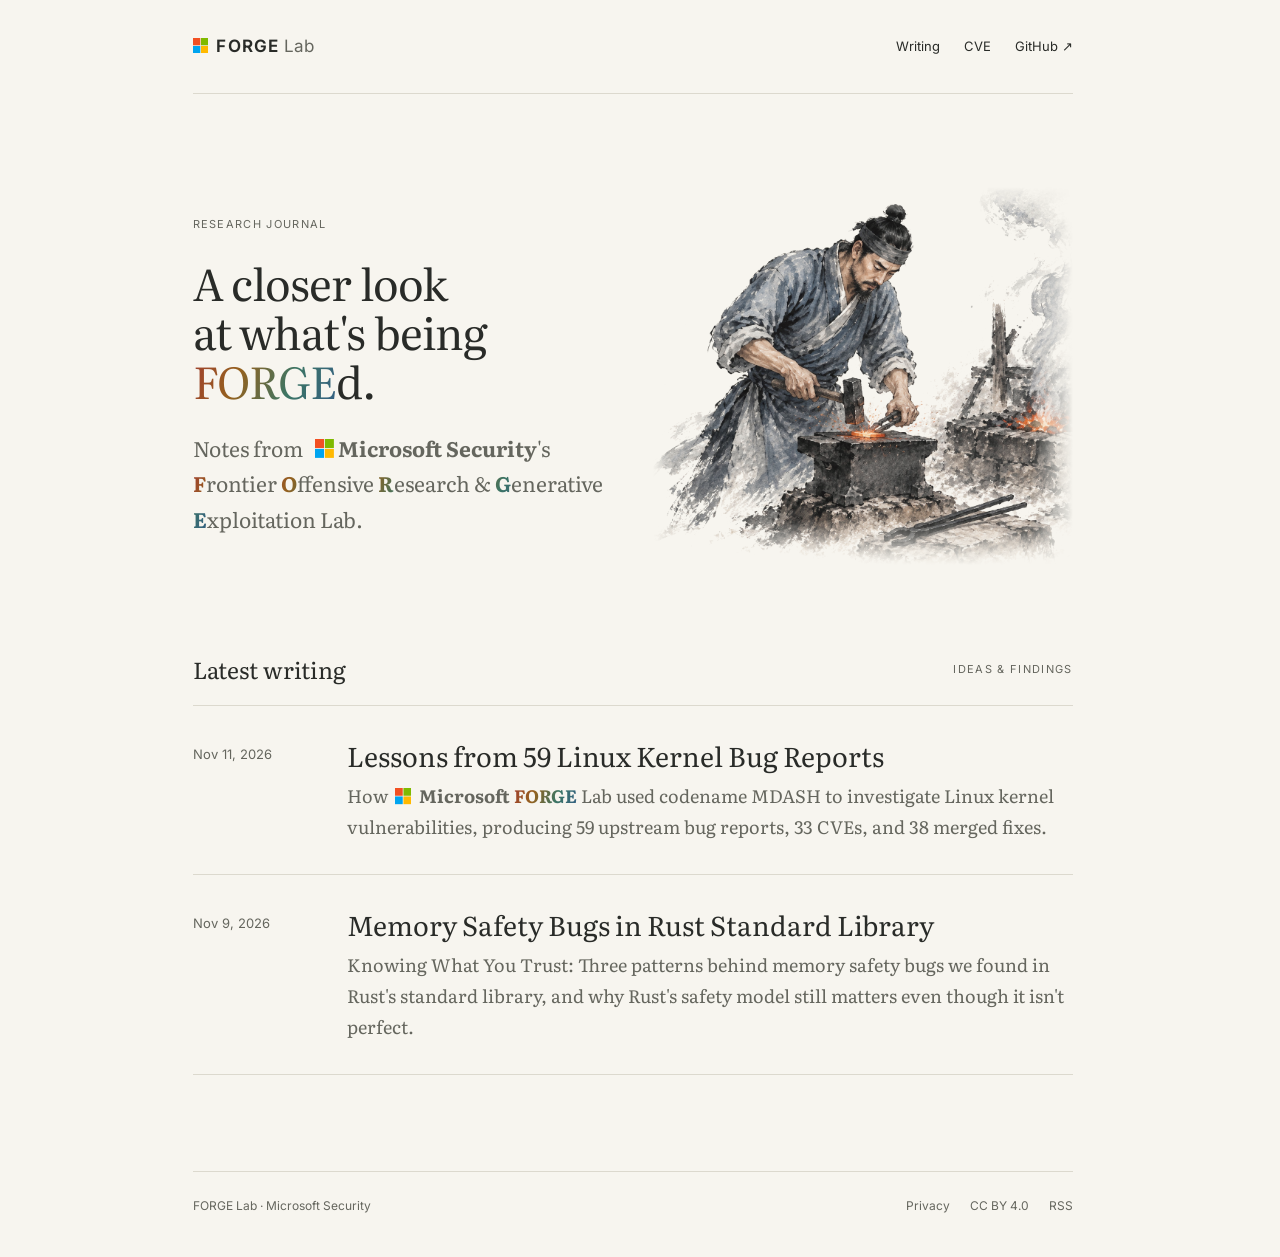
<file: index.html>
<!doctype html><html lang=en-us><head><meta charset=utf-8><meta name=viewport content="width=device-width,initial-scale=1"><title>FORGE Lab</title><meta name=description content="Research notes from Microsoft's Frontier Offensive Research & Generative Exploitation Lab."><link rel=canonical href=https://forge-blog.github.io/><link rel=icon href=/favicon.ico sizes="16x16 32x32 48x48"><link rel=icon href=/favicon.svg type=image/svg+xml sizes=any><meta property="og:title" content="FORGE Lab"><meta property="og:description" content="Research notes from Microsoft's Frontier Offensive Research & Generative Exploitation Lab."><meta property="og:type" content="website"><meta property="og:url" content="https://forge-blog.github.io/"><meta property="og:site_name" content="FORGE Lab"><meta property="og:image" content="https://forge-blog.github.io/images/forge.png"><meta property="og:image:type" content="image/png"><meta property="og:image:width" content="1200"><meta property="og:image:height" content="630"><meta property="og:image:alt" content="Colorful FORGE lettering beside an ink-and-wash painting of an artisan forging glowing metal."><meta name=twitter:card content="summary_large_image"><meta name=twitter:title content="FORGE Lab"><meta name=twitter:description content="Research notes from Microsoft's Frontier Offensive Research & Generative Exploitation Lab."><meta name=twitter:image content="https://forge-blog.github.io/images/forge.png"><meta name=twitter:image:alt content="Colorful FORGE lettering beside an ink-and-wash painting of an artisan forging glowing metal."><link rel=alternate type=application/rss+xml title="FORGE Lab" href=https://forge-blog.github.io/index.xml><link rel=preload href=/fonts/literata-latin-opsz-normal.woff2 as=font type=font/woff2 crossorigin><link rel=stylesheet href=/css/main.min.e719fcb270c8fbf387863246123ef728acc0dc178778e21fab99704d76f88182.css integrity="sha256-5xn8snDI+/OHhjJGEj73KKzA3BeHeOIfq5lwTXb4gYI="><meta name=generator content="Hugo 0.168.0"></head><body><a class=skip-link href=#main>Skip to content</a><div class=site><header class=site-header><a class=wordmark href=/ aria-label="FORGE Lab home"><svg class="microsoft-logo" viewBox="0 0 23 23" width="23" height="23" aria-hidden="true" focusable="false"><path fill="#f25022" d="M0 0h11v11H0z"/><path fill="#7fba00" d="M12 0h11v11H12z"/><path fill="#00a4ef" d="M0 12h11v11H0z"/><path fill="#ffb900" d="M12 12h11v11H12z"/></svg>
FORGE<span> Lab</span></a><nav aria-label="Main navigation"><a href=/posts/>Writing</a>
<a href=https://github.com/microsoft/forge-lab/blob/main/cve/cve.json aria-label="View CVE data on GitHub">CVE</a>
<a href=https://github.com/microsoft/forge-lab>GitHub <span aria-hidden=true>↗</span></a></nav></header><main id=main><section class=intro aria-labelledby=intro-title><div class=intro-copy><p class=eyebrow>Research journal</p><h1 id=intro-title>A closer look<br>at what's being <span class=forged-word><span class=forged-accent>FORGE</span>d.</span></h1><p class=lede>Notes from&nbsp;&nbsp;<span class=microsoft-name><svg class="microsoft-logo" viewBox="0 0 23 23" width="23" height="23" aria-hidden="true" focusable="false"><path fill="#f25022" d="M0 0h11v11H0z"/><path fill="#7fba00" d="M12 0h11v11H12z"/><path fill="#00a4ef" d="M0 12h11v11H0z"/><path fill="#ffb900" d="M12 12h11v11H12z"/></svg><strong>Microsoft Security</strong>'s</span> <span class=forged-accent>F</span>rontier <span class=forged-accent>O</span>ffensive <span class=forged-accent>R</span>esearch &
<span class=forged-accent>G</span>enerative <span class=forged-accent>E</span>xploitation Lab.</p></div><figure class=hero-artwork><div class=hero-artwork-frame data-ink-landscape><div class=forge-canvas><img class=forge-original src=/images/goryeo-forge-cutout_hu_98c9d7e5db81b15.webp srcset="/images/goryeo-forge-cutout_hu_98c9d7e5db81b15.webp 880w, /images/goryeo-forge-cutout_hu_d5f578030ef8feab.webp 1536w" sizes="(max-width: 600px) calc(135vw - 64.8px), (max-width: 760px) calc(135vw - 108px), (max-width: 960px) calc(67.5vw - 81px), 567px" width=1536 height=1024 alt="Goryeo-inspired ink-and-wash illustration of an artisan forging glowing metal beside a charcoal hearth." fetchpriority=high><div class=forge-scene aria-hidden=true><img class="forge-piece forge-piece-paper" src=/images/forge-cutout-layers/paper.acbd1e7e05901ce9d7af4a3ba81d753b1b2687f3eb4ee0a9e3a350464bcfe10c.webp width=1536 height=1024 alt data-depth=0 data-turn=0 data-ease=180 style="transform-origin:50% 50%" draggable=false>
<img class="forge-piece forge-piece-smoke" src=/images/forge-cutout-layers/smoke.20034c106d60c0d6a7ec66d412ad4ab4d5e51dcc7a03ff9589fec0efef9fb79c.webp width=1536 height=1024 alt data-depth=20 data-turn=-4 data-ease=560 style="transform-origin:80% 60%" draggable=false>
<img class="forge-piece forge-piece-hearth" src=/images/forge-cutout-layers/hearth.9763e409f0b742df9ee49e53575b55c272ff609d99c4b0514ec3165b95b27393.webp width=1536 height=1024 alt data-depth=2 data-turn=0 data-ease=200 style="transform-origin:80% 70%" draggable=false>
<img class="forge-piece forge-piece-foreground" src=/images/forge-cutout-layers/foreground.7bf519e1259902a5a5decfe9044cb2b8ff9ede3532ffd55ca2c9fefbaf793695.webp width=1536 height=1024 alt data-depth=4 data-turn=0.2 data-ease=160 style="transform-origin:52% 85%" draggable=false><div class=forge-rig data-depth=3 data-turn=0.4 data-ease=220 style="transform-origin:39% 70%"><img class="forge-piece forge-piece-artisan" src=/images/forge-cutout-layers/artisan.19609eb313fe0c6171b5fff6ccab23105f4fe3c1727af1dad358687d56bac697.webp width=1536 height=1024 alt data-depth=0 data-turn=0 data-ease=95 style="transform-origin:36.85% 53.5%" draggable=false>
<img class="forge-piece forge-piece-hammer-underpaint" src=/images/forge-cutout-layers/hammer-underpaint.c1f389c34bd3b0f27e4aceddc502bada90993a6366d7aab672c4b686193d6135.webp width=1536 height=1024 alt data-depth=0 data-turn=0 data-ease=95 style="transform-origin:36.85% 53.5%" draggable=false>
<img class="forge-piece forge-piece-hammer" src=/images/forge-cutout-layers/hammer.189d9d5e3720ab8bb010acb61f63e65cf7b594b8d000cc62c3085c32be4caf27.webp width=1536 height=1024 alt data-depth=0 data-turn=24 data-ease=95 style="transform-origin:36.85% 53.5%" draggable=false></div></div><svg class="forge-layers" viewBox="0 0 1536 1024" aria-hidden="true"><defs><radialGradient id="forge-heat"><stop stop-color="#f8b25b" stop-opacity=".5"/><stop offset="1" stop-color="#df7134" stop-opacity="0"/></radialGradient><linearGradient id="forge-flame-wash" x1="0" y1="1" x2="0" y2="0"><stop stop-color="#f8d28a" stop-opacity=".85"/><stop offset=".45" stop-color="#e99445" stop-opacity=".7"/><stop offset="1" stop-color="#b35c34" stop-opacity=".15"/></linearGradient></defs><g data-depth="2"><g class="forge-heat"><ellipse cx="756" cy="671" rx="84" ry="28" fill="url(#forge-heat)"/><ellipse cx="1223" cy="643" rx="96" ry="45" fill="url(#forge-heat)"/></g><g class="forge-flames" fill="url(#forge-flame-wash)"><path class="forge-flame" d="M1178 652c-15-13-3-24 0-33s-3-15-2-22c18 14 8 23 14 32s11 16 6 24z" style="transform-origin:1187px 652px"/><path class="forge-flame" d="M1202 653c-15-23 19-28 7-59 25 21 3 33 15 43 3-7 9-10 10-19 13 22 3 31-4 37z" style="transform-origin:1217px 653px"/><path class="forge-flame" d="M1240 652c-8-16 17-22 9-42 23 19 1 31 16 42z" style="transform-origin:1252px 652px"/></g></g><g data-depth="24" data-drift="-1.2"><g class="forge-smoke" fill="none" stroke="#847e70" stroke-linecap="round"><path d="M1242 560c-24-33 33-49 14-83s-25-37-4-67" stroke-width="7" opacity=".14"/><path d="M1262 551c19-33-10-47 8-77s26-35 16-59" stroke-width="4" opacity=".12"/></g></g><g data-depth="32" data-drift="-1.5"><g class="forge-sparks" fill="#c96f35"><circle cx="776" cy="633" r="3" opacity=".75"/><circle cx="802" cy="611" r="2.5" opacity=".65"/><circle cx="828" cy="586" r="2" opacity=".6"/><circle cx="734" cy="621" r="2" opacity=".55"/><circle cx="1195" cy="604" r="2.5" opacity=".65"/><circle cx="1239" cy="586" r="2" opacity=".6"/></g></g><g data-depth="4" data-turn=".2" data-ease="160" style="transform-origin:52% 85%"><ellipse class="forge-strike-flash" cx="756" cy="671" rx="76" ry="35" fill="url(#forge-heat)"/><g class="forge-burst" stroke-linecap="round"/></g></svg></div></div></figure></section><section class=writing aria-labelledby=writing-title><div class=section-heading><h2 id=writing-title>Latest writing</h2><span class=eyebrow>Ideas & findings</span></div><ul class=post-list><li><time datetime=2026-11-11>Nov 11, 2026</time><div class=post-list-copy><h2><a href=/posts/linux-kernel-3-month-lookback/>Lessons from 59 Linux Kernel Bug Reports</a></h2><p>How Microsoft FORGE Lab used codename MDASH to investigate Linux kernel vulnerabilities, producing 59 upstream bug reports, 33 CVEs, and 38 merged fixes.</p></div></li><li><time datetime=2026-11-09>Nov 9, 2026</time><div class=post-list-copy><h2><a href=/posts/rust-std-memory-safety/>Memory Safety Bugs in Rust Standard Library</a></h2><p>Knowing What You Trust: Three patterns behind memory safety bugs we found in Rust's standard library, and why Rust's safety model still matters even though it isn't perfect.</p></div></li></ul></section><script src=/js/ink-landscape.min.9b027c6e19161efa9818a6c634bbab5d9f531083fd111b923a5ec4f8901bd94d.js integrity="sha256-mwJ8bhkWHvqYGKbGNLurXZ9TEIP9ERuSOl7E+JAb2U0=" defer></script></main><footer class=site-footer><span>FORGE Lab <span aria-hidden=true>·</span> Microsoft Security</span><div><a href=/privacy/>Privacy</a>
<a href=https://github.com/microsoft/forge-lab/blob/main/LICENSE>CC BY 4.0</a>
<a href=/index.xml>RSS</a></div></footer></div><template id=microsoft-logo-template><svg class="microsoft-logo" viewBox="0 0 23 23" width="23" height="23" aria-hidden="true" focusable="false"><path fill="#f25022" d="M0 0h11v11H0z"/><path fill="#7fba00" d="M12 0h11v11H12z"/><path fill="#00a4ef" d="M0 12h11v11H0z"/><path fill="#ffb900" d="M12 12h11v11H12z"/></svg>
</template><script src=/js/brand-wordmarks.min.75b2ff0bb11dea33e736ba76fb86dfceb06dd72eebec67faed4c25536d3dc68c.js integrity="sha256-dbL/C7Ed6jPnNrp2+4bfzrBt1y7r7Gf67UwlU209xow=" defer></script><script src=/js/analytics.min.d0badc1179852b00f7a3026708a9bb086a32f58746ddc23c8bfd94de5e7a16bd.js integrity="sha256-0LrcEXmFKwD3owJnCKm7CGoy9YdG3cI8i/2U3l56Fr0=" data-instrumentation-key=5449b696-c544-491e-ae84-81ae961c78bf data-ingestion-endpoint=https://eastus-8.in.applicationinsights.azure.com/ data-site-url=https://forge-blog.github.io/ data-page-url=https://forge-blog.github.io/ defer></script></body></html>
</file>
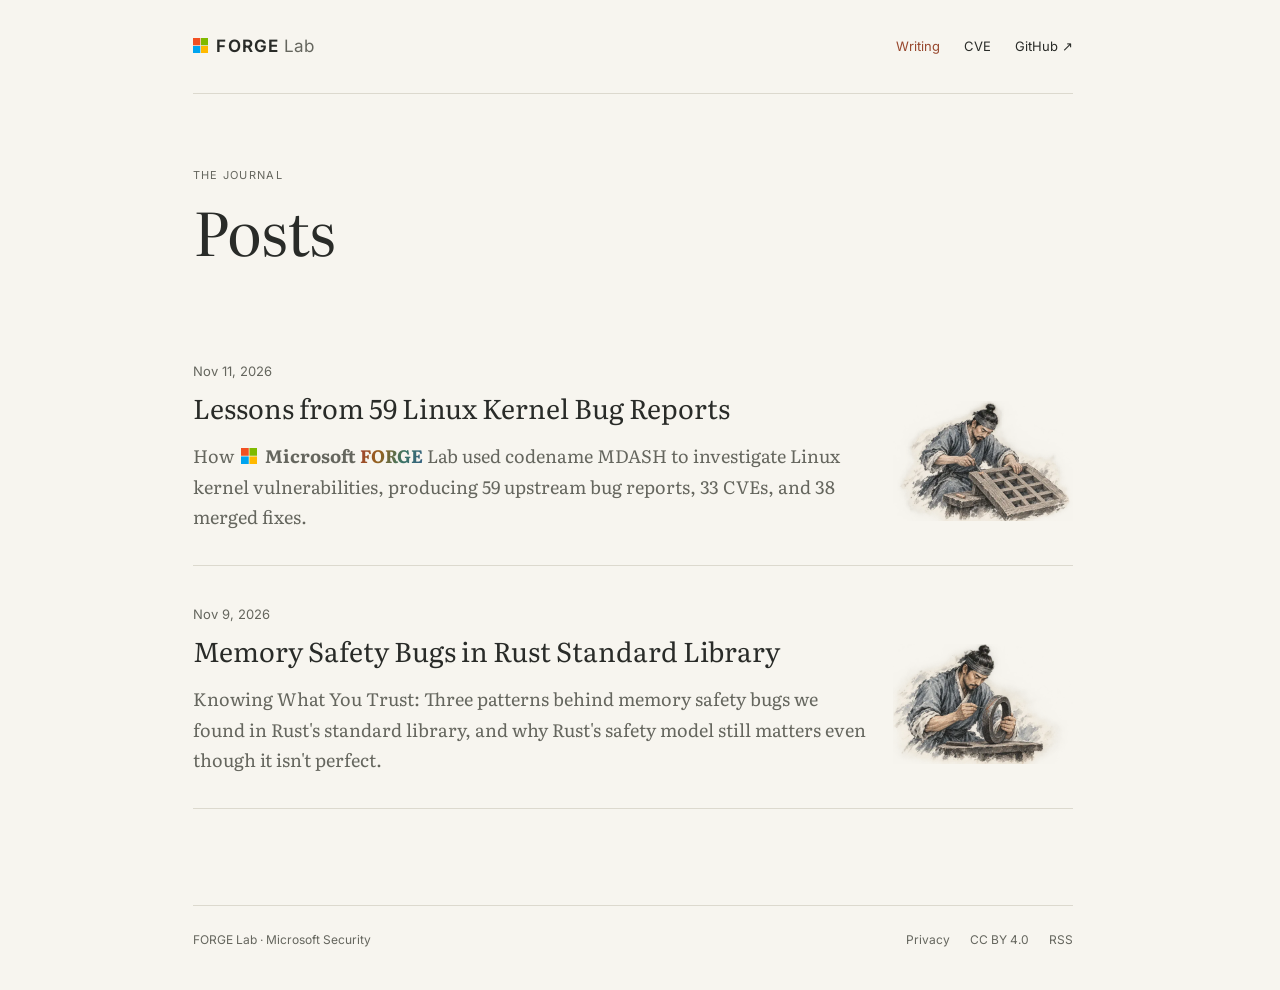
<file: posts/index.html>
<!doctype html><html lang=en-us><head><meta charset=utf-8><meta name=viewport content="width=device-width,initial-scale=1"><title>Posts · FORGE Lab</title><meta name=description content="Research notes from Microsoft's Frontier Offensive Research & Generative Exploitation Lab."><link rel=canonical href=https://forge-blog.github.io/posts/><link rel=icon href=/favicon.ico sizes="16x16 32x32 48x48"><link rel=icon href=/favicon.svg type=image/svg+xml sizes=any><meta property="og:title" content="Posts"><meta property="og:description" content="Research notes from Microsoft's Frontier Offensive Research & Generative Exploitation Lab."><meta property="og:type" content="website"><meta property="og:url" content="https://forge-blog.github.io/posts/"><meta property="og:site_name" content="FORGE Lab"><meta property="og:image" content="https://forge-blog.github.io/images/forge.png"><meta property="og:image:type" content="image/png"><meta property="og:image:width" content="1200"><meta property="og:image:height" content="630"><meta property="og:image:alt" content="Colorful FORGE lettering beside an ink-and-wash painting of an artisan forging glowing metal."><meta name=twitter:card content="summary_large_image"><meta name=twitter:title content="Posts"><meta name=twitter:description content="Research notes from Microsoft's Frontier Offensive Research & Generative Exploitation Lab."><meta name=twitter:image content="https://forge-blog.github.io/images/forge.png"><meta name=twitter:image:alt content="Colorful FORGE lettering beside an ink-and-wash painting of an artisan forging glowing metal."><link rel=alternate type=application/rss+xml title="FORGE Lab" href=https://forge-blog.github.io/index.xml><link rel=preload href=/fonts/literata-latin-opsz-normal.woff2 as=font type=font/woff2 crossorigin><link rel=stylesheet href=/css/main.min.e719fcb270c8fbf387863246123ef728acc0dc178778e21fab99704d76f88182.css integrity="sha256-5xn8snDI+/OHhjJGEj73KKzA3BeHeOIfq5lwTXb4gYI="><link rel=stylesheet href=/css/kernel-repair.min.3d668aff658b293c5433eab303018c42f263a13c04084dae74c11f787a727983.css integrity="sha256-PWaK/2WLKTxUM+qzAwGMQvJjoTwECE2udMEfeHpyeYM="><script src=/js/kernel-repair.min.9f8e1c90fe428d849dd227772a40415563a00f72d8f74ee1f01f49570325fb59.js integrity="sha256-n44ckP5CjYSd0id3KkBBVWOgD3LY907h8B9JVwMl+1k=" defer></script><link rel=stylesheet href=/css/rust-inspection.min.52be5f4dbda0aba589d50b1db0c36067a0fbeb9fa79854824b826a0862fcd4f9.css integrity="sha256-Ur5fTb2gq6WJ1QsdsMNgZ6D765+nmFSCS4JqCGL81Pk="><script src=/js/rust-inspection.min.261faf107c1bbbbe590e1b9ef58df5e51eb5a11448c0eea852de6cd04f73e8d8.js integrity="sha256-Jh+vEHwbu75ZDhue9Y315R61oRRIwO6oUt5s0E9z6Ng=" defer></script></head><body><a class=skip-link href=#main>Skip to content</a><div class=site><header class=site-header><a class=wordmark href=/ aria-label="FORGE Lab home"><svg class="microsoft-logo" viewBox="0 0 23 23" width="23" height="23" aria-hidden="true" focusable="false"><path fill="#f25022" d="M0 0h11v11H0z"/><path fill="#7fba00" d="M12 0h11v11H12z"/><path fill="#00a4ef" d="M0 12h11v11H0z"/><path fill="#ffb900" d="M12 12h11v11H12z"/></svg>
FORGE<span> Lab</span></a><nav aria-label="Main navigation"><a href=/posts/ aria-current=page>Writing</a>
<a href=https://github.com/microsoft/forge-lab/blob/main/cve/cve.json aria-label="View CVE data on GitHub">CVE</a>
<a href=https://github.com/microsoft/forge-lab>GitHub <span aria-hidden=true>↗</span></a></nav></header><main id=main><header class=page-heading><p class=eyebrow>The journal</p><h1>Posts</h1></header><ul class=post-list><li class=post-list-with-artwork><time datetime=2026-11-11>Nov 11, 2026</time><div class=post-list-copy><h2><a href=/posts/linux-kernel-3-month-lookback/>Lessons from 59 Linux Kernel Bug Reports</a></h2><p>How Microsoft FORGE Lab used codename MDASH to investigate Linux kernel vulnerabilities, producing 59 upstream bug reports, 33 CVEs, and 38 merged fixes.</p></div><figure class="post-list-artwork kernel-repair" data-kernel-repair><img class=kernel-repair-still src=/posts/linux-kernel-3-month-lookback/cover_hu_2459c232857c3bb6.webp width=540 height=360 alt draggable=false decoding=async loading=lazy><div class=kernel-repair-layers aria-hidden=true><img class=kernel-repair-base src=/posts/linux-kernel-3-month-lookback/cover-base_hu_1252ff5970304031.webp width=540 height=360 alt draggable=false decoding=async loading=lazy>
<img class=kernel-repair-head src=/posts/linux-kernel-3-month-lookback/cover-head_hu_b2452113d86fea40.webp width=540 height=360 alt draggable=false decoding=async loading=lazy>
<img class=kernel-repair-forearm src=/posts/linux-kernel-3-month-lookback/cover-forearm_hu_60d4a46363811992.webp width=540 height=360 alt draggable=false decoding=async loading=lazy>
<img class=kernel-repair-hand src=/posts/linux-kernel-3-month-lookback/cover-hand_hu_f3bf9f7e2ecdd96f.webp width=540 height=360 alt draggable=false decoding=async loading=lazy></div></figure></li><li class=post-list-with-artwork><time datetime=2026-11-09>Nov 9, 2026</time><div class=post-list-copy><h2><a href=/posts/rust-std-memory-safety/>Memory Safety Bugs in Rust Standard Library</a></h2><p>Knowing What You Trust: Three patterns behind memory safety bugs we found in Rust's standard library, and why Rust's safety model still matters even though it isn't perfect.</p></div><figure class="post-list-artwork rust-inspection" data-rust-inspection><img class=rust-inspection-still src=/posts/rust-std-memory-safety/cover_hu_77579b69a7dfb32b.webp width=540 height=360 alt draggable=false decoding=async loading=lazy><div class=rust-inspection-layers aria-hidden=true><img class=rust-inspection-base src=/posts/rust-std-memory-safety/cover-base_hu_55de698c455647ba.webp width=540 height=360 alt draggable=false decoding=async loading=lazy>
<svg class="rust-inspection-crack" viewBox="0 0 1536 1024" width="1536" height="1024" aria-hidden="true" focusable="false"><path data-crack-path="" d="M803 553l4-6 8-8 8-9 5-2 7-8 1-5 4-1 5-7 5-6 3-6 4-2 3-5 4-6 6-4 5-4 4-4 4-4" fill="none"/></svg>
<img class=rust-inspection-head src=/posts/rust-std-memory-safety/cover-head_hu_b98a97b07714221f.webp width=540 height=360 alt draggable=false decoding=async loading=lazy>
<img class=rust-inspection-hand src=/posts/rust-std-memory-safety/cover-hand_hu_78991e0dbec77b5e.webp width=540 height=360 alt draggable=false decoding=async loading=lazy></div></figure></li></ul></main><footer class=site-footer><span>FORGE Lab <span aria-hidden=true>·</span> Microsoft Security</span><div><a href=/privacy/>Privacy</a>
<a href=https://github.com/microsoft/forge-lab/blob/main/LICENSE>CC BY 4.0</a>
<a href=/index.xml>RSS</a></div></footer></div><template id=microsoft-logo-template><svg class="microsoft-logo" viewBox="0 0 23 23" width="23" height="23" aria-hidden="true" focusable="false"><path fill="#f25022" d="M0 0h11v11H0z"/><path fill="#7fba00" d="M12 0h11v11H12z"/><path fill="#00a4ef" d="M0 12h11v11H0z"/><path fill="#ffb900" d="M12 12h11v11H12z"/></svg>
</template><script src=/js/brand-wordmarks.min.75b2ff0bb11dea33e736ba76fb86dfceb06dd72eebec67faed4c25536d3dc68c.js integrity="sha256-dbL/C7Ed6jPnNrp2+4bfzrBt1y7r7Gf67UwlU209xow=" defer></script><script src=/js/analytics.min.d0badc1179852b00f7a3026708a9bb086a32f58746ddc23c8bfd94de5e7a16bd.js integrity="sha256-0LrcEXmFKwD3owJnCKm7CGoy9YdG3cI8i/2U3l56Fr0=" data-instrumentation-key=5449b696-c544-491e-ae84-81ae961c78bf data-ingestion-endpoint=https://eastus-8.in.applicationinsights.azure.com/ data-site-url=https://forge-blog.github.io/ data-page-url=https://forge-blog.github.io/posts/ defer></script></body></html>
</file>
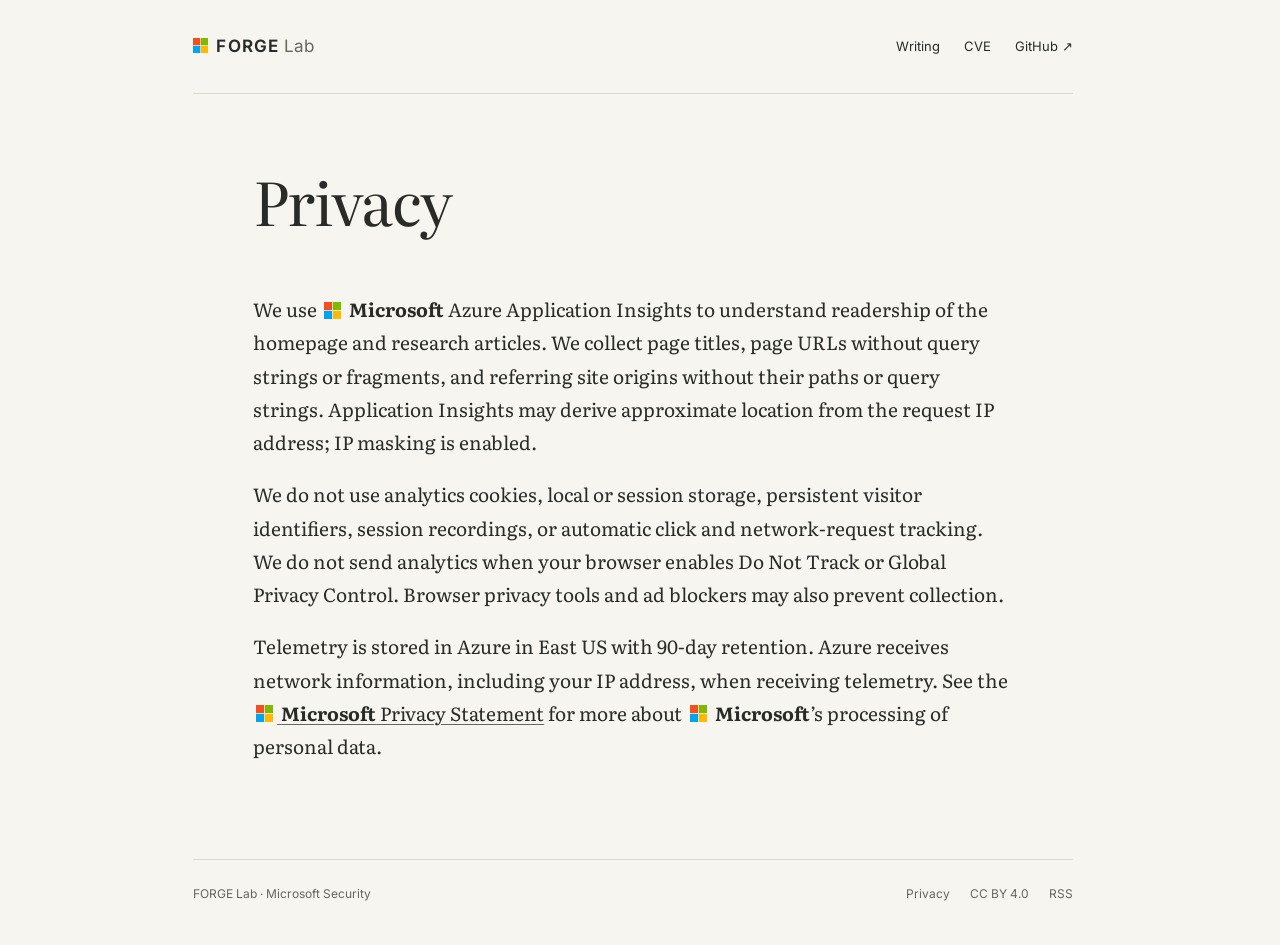
<file: privacy/index.html>
<!doctype html><html lang=en-us><head><meta charset=utf-8><meta name=viewport content="width=device-width,initial-scale=1"><title>Privacy · FORGE Lab</title><meta name=description content="How FORGE Lab uses cookieless pageview analytics."><link rel=canonical href=https://forge-blog.github.io/privacy/><link rel=icon href=/favicon.ico sizes="16x16 32x32 48x48"><link rel=icon href=/favicon.svg type=image/svg+xml sizes=any><meta property="og:title" content="Privacy"><meta property="og:description" content="How FORGE Lab uses cookieless pageview analytics."><meta property="og:type" content="article"><meta property="og:url" content="https://forge-blog.github.io/privacy/"><meta property="og:site_name" content="FORGE Lab"><meta property="og:image" content="https://forge-blog.github.io/images/forge.png"><meta property="og:image:type" content="image/png"><meta property="og:image:width" content="1200"><meta property="og:image:height" content="630"><meta property="og:image:alt" content="Colorful FORGE lettering beside an ink-and-wash painting of an artisan forging glowing metal."><meta name=twitter:card content="summary_large_image"><meta name=twitter:title content="Privacy"><meta name=twitter:description content="How FORGE Lab uses cookieless pageview analytics."><meta name=twitter:image content="https://forge-blog.github.io/images/forge.png"><meta name=twitter:image:alt content="Colorful FORGE lettering beside an ink-and-wash painting of an artisan forging glowing metal."><link rel=alternate type=application/rss+xml title="FORGE Lab" href=https://forge-blog.github.io/index.xml><link rel=preload href=/fonts/literata-latin-opsz-normal.woff2 as=font type=font/woff2 crossorigin><link rel=stylesheet href=/css/main.min.e719fcb270c8fbf387863246123ef728acc0dc178778e21fab99704d76f88182.css integrity="sha256-5xn8snDI+/OHhjJGEj73KKzA3BeHeOIfq5lwTXb4gYI="></head><body><a class=skip-link href=#main>Skip to content</a><div class=site><header class=site-header><a class=wordmark href=/ aria-label="FORGE Lab home"><svg class="microsoft-logo" viewBox="0 0 23 23" width="23" height="23" aria-hidden="true" focusable="false"><path fill="#f25022" d="M0 0h11v11H0z"/><path fill="#7fba00" d="M12 0h11v11H12z"/><path fill="#00a4ef" d="M0 12h11v11H0z"/><path fill="#ffb900" d="M12 12h11v11H12z"/></svg>
FORGE<span> Lab</span></a><nav aria-label="Main navigation"><a href=/posts/>Writing</a>
<a href=https://github.com/microsoft/forge-lab/blob/main/cve/cve.json aria-label="View CVE data on GitHub">CVE</a>
<a href=https://github.com/microsoft/forge-lab>GitHub <span aria-hidden=true>↗</span></a></nav></header><main id=main><article class=post><header class=page-heading><h1>Privacy</h1></header><div class=prose><p>We use Microsoft Azure Application Insights to understand readership of the
homepage and research articles. We collect page titles, page URLs without query
strings or fragments, and referring site origins without their paths or query
strings. Application Insights may derive approximate location from the request
IP address; IP masking is enabled.</p><p>We do not use analytics cookies, local or session storage, persistent visitor
identifiers, session recordings, or automatic click and network-request tracking.
We do not send analytics when your browser enables Do Not Track or Global Privacy
Control. Browser privacy tools and ad blockers may also prevent collection.</p><p>Telemetry is stored in Azure in East US with 90-day retention. Azure receives
network information, including your IP address, when receiving telemetry.
See the <a href=https://privacy.microsoft.com/privacystatement>Microsoft Privacy Statement</a>
for more about Microsoft&rsquo;s processing of personal data.</p></div></article></main><footer class=site-footer><span>FORGE Lab <span aria-hidden=true>·</span> Microsoft Security</span><div><a href=/privacy/>Privacy</a>
<a href=https://github.com/microsoft/forge-lab/blob/main/LICENSE>CC BY 4.0</a>
<a href=/index.xml>RSS</a></div></footer></div><template id=microsoft-logo-template><svg class="microsoft-logo" viewBox="0 0 23 23" width="23" height="23" aria-hidden="true" focusable="false"><path fill="#f25022" d="M0 0h11v11H0z"/><path fill="#7fba00" d="M12 0h11v11H12z"/><path fill="#00a4ef" d="M0 12h11v11H0z"/><path fill="#ffb900" d="M12 12h11v11H12z"/></svg>
</template><script src=/js/brand-wordmarks.min.75b2ff0bb11dea33e736ba76fb86dfceb06dd72eebec67faed4c25536d3dc68c.js integrity="sha256-dbL/C7Ed6jPnNrp2+4bfzrBt1y7r7Gf67UwlU209xow=" defer></script></body></html>
</file>
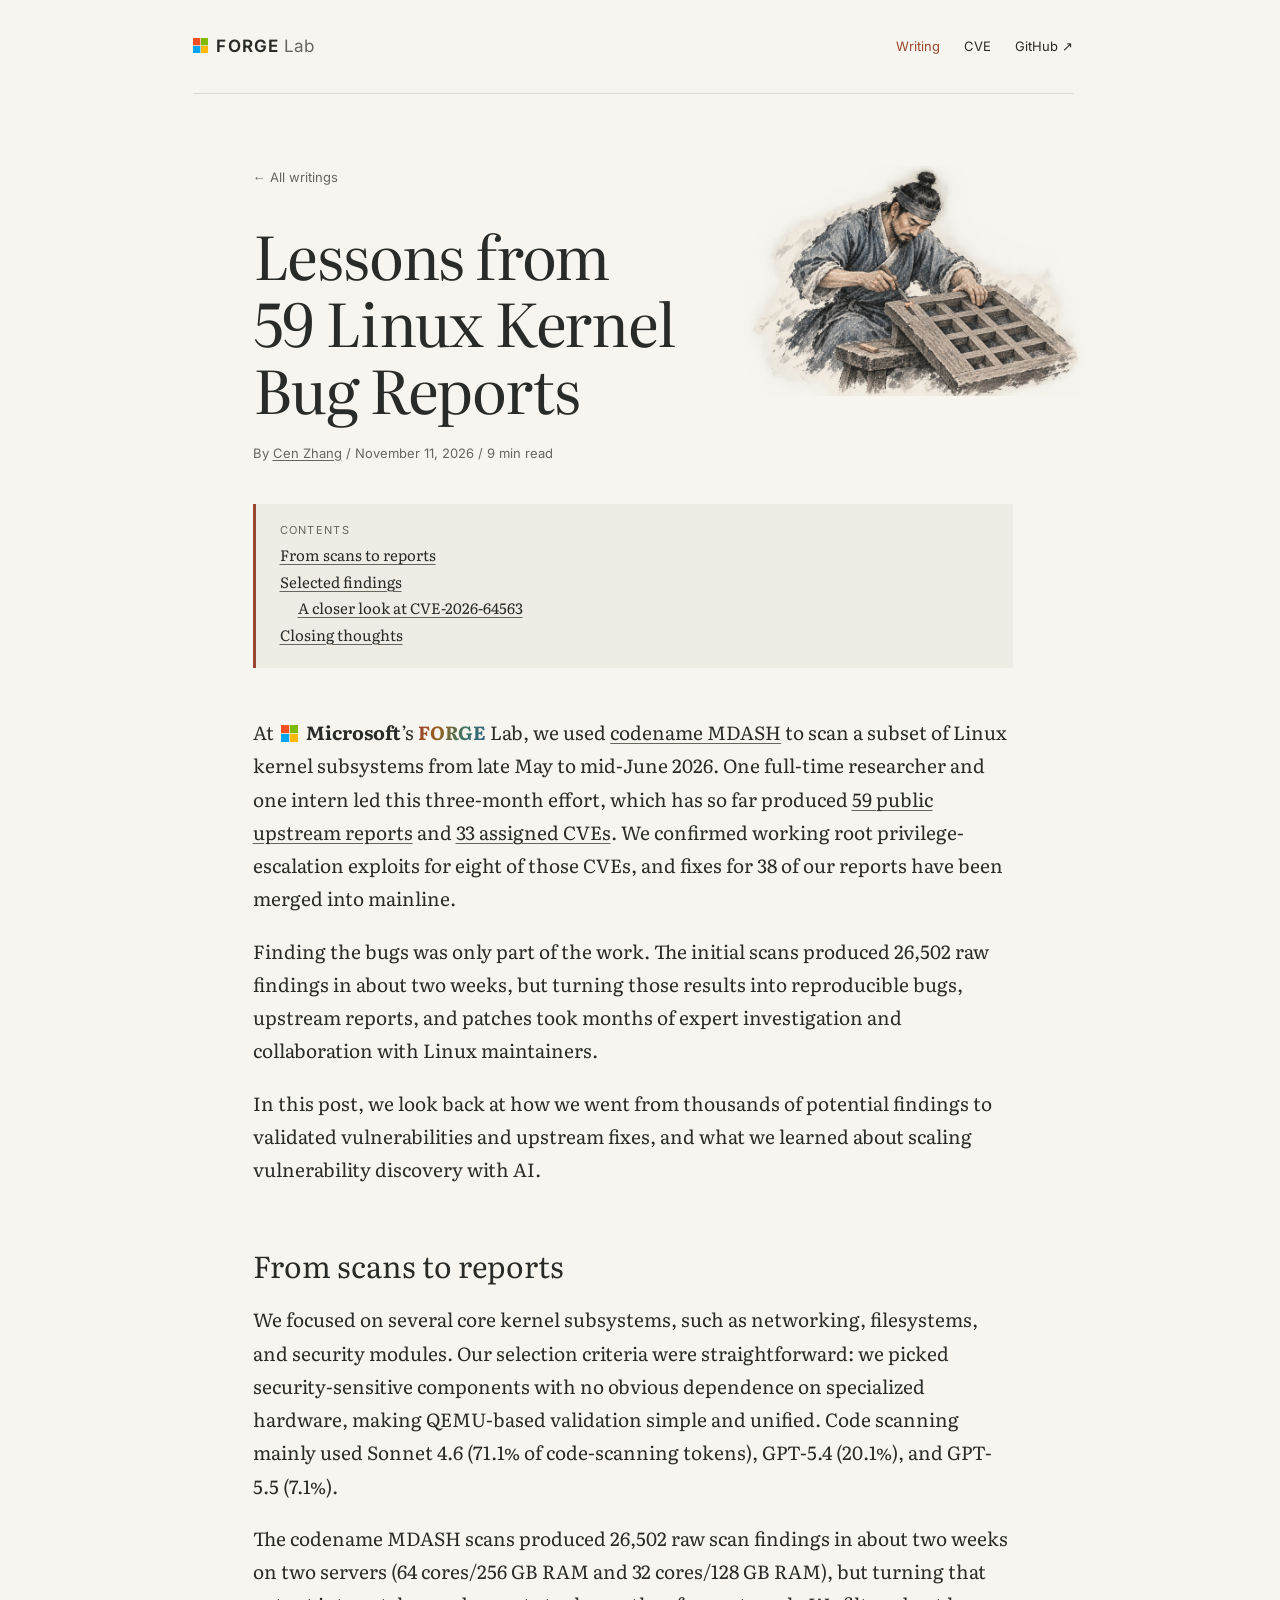
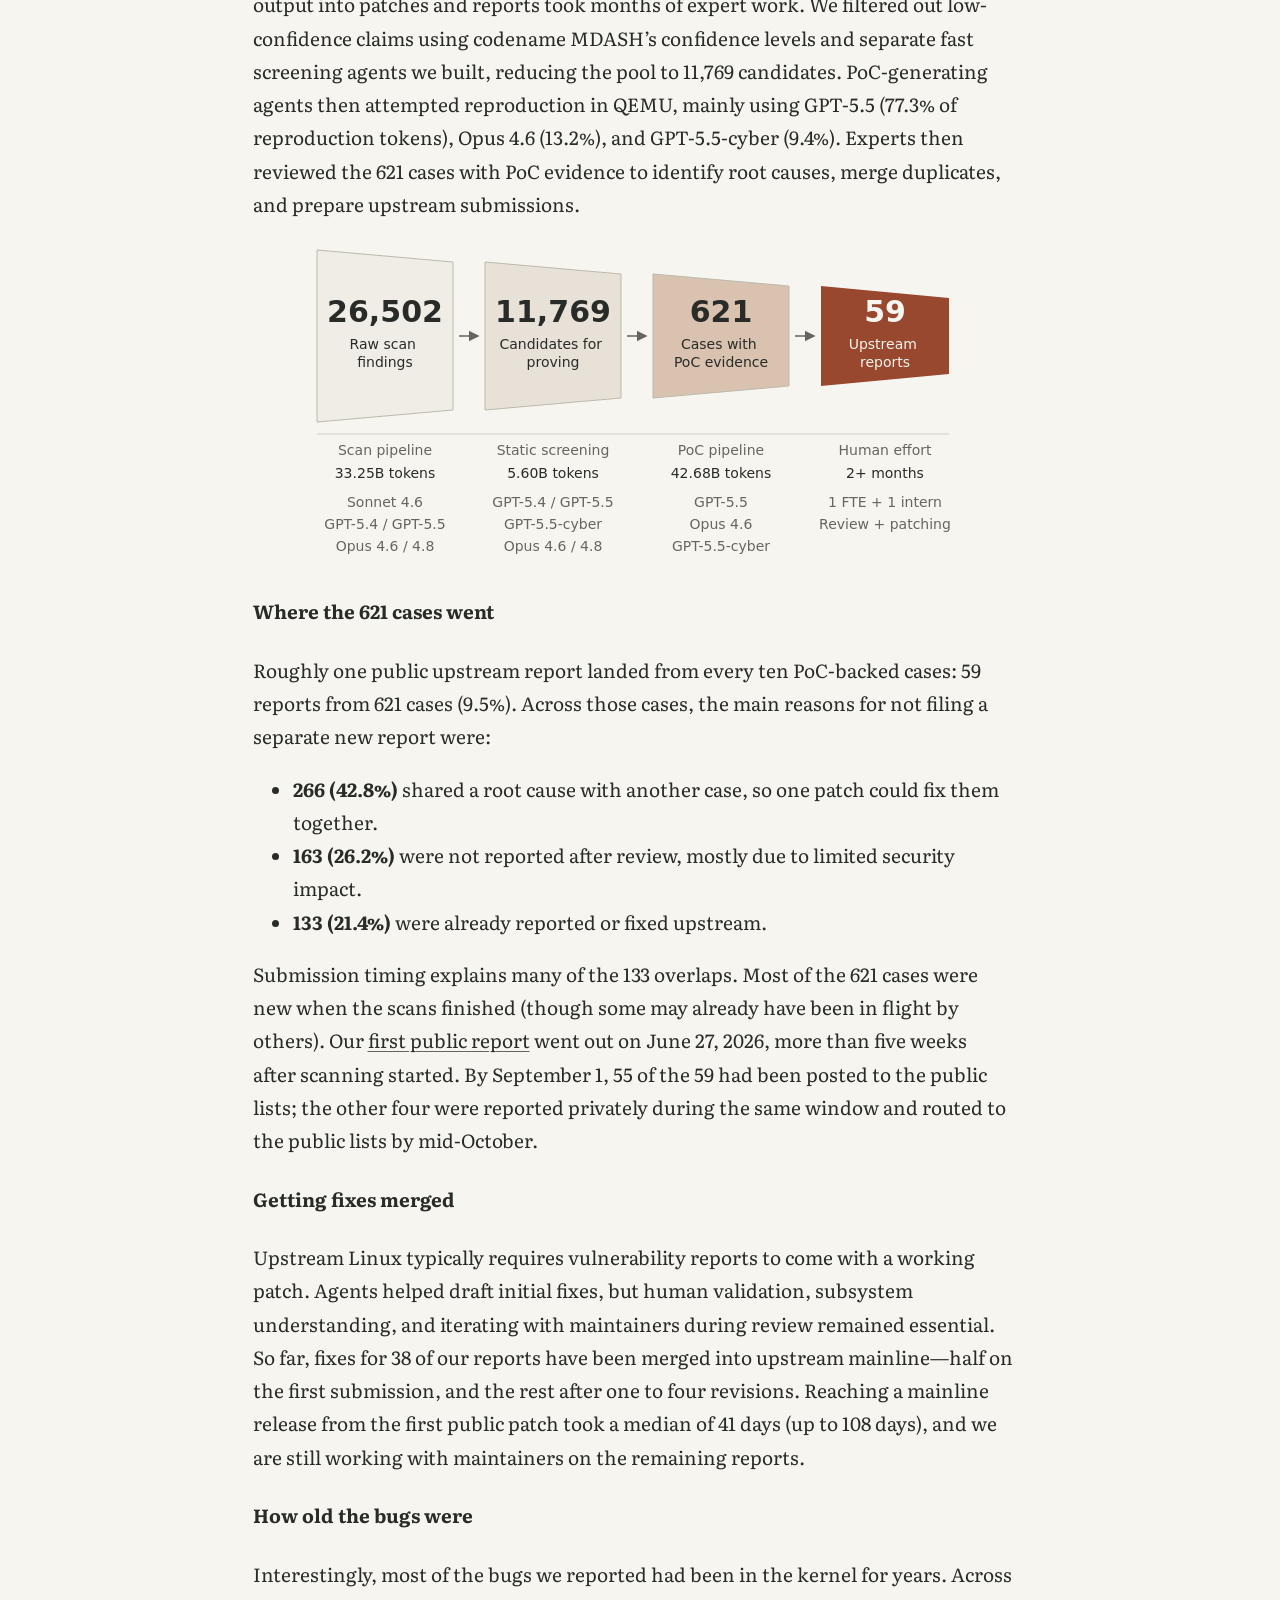
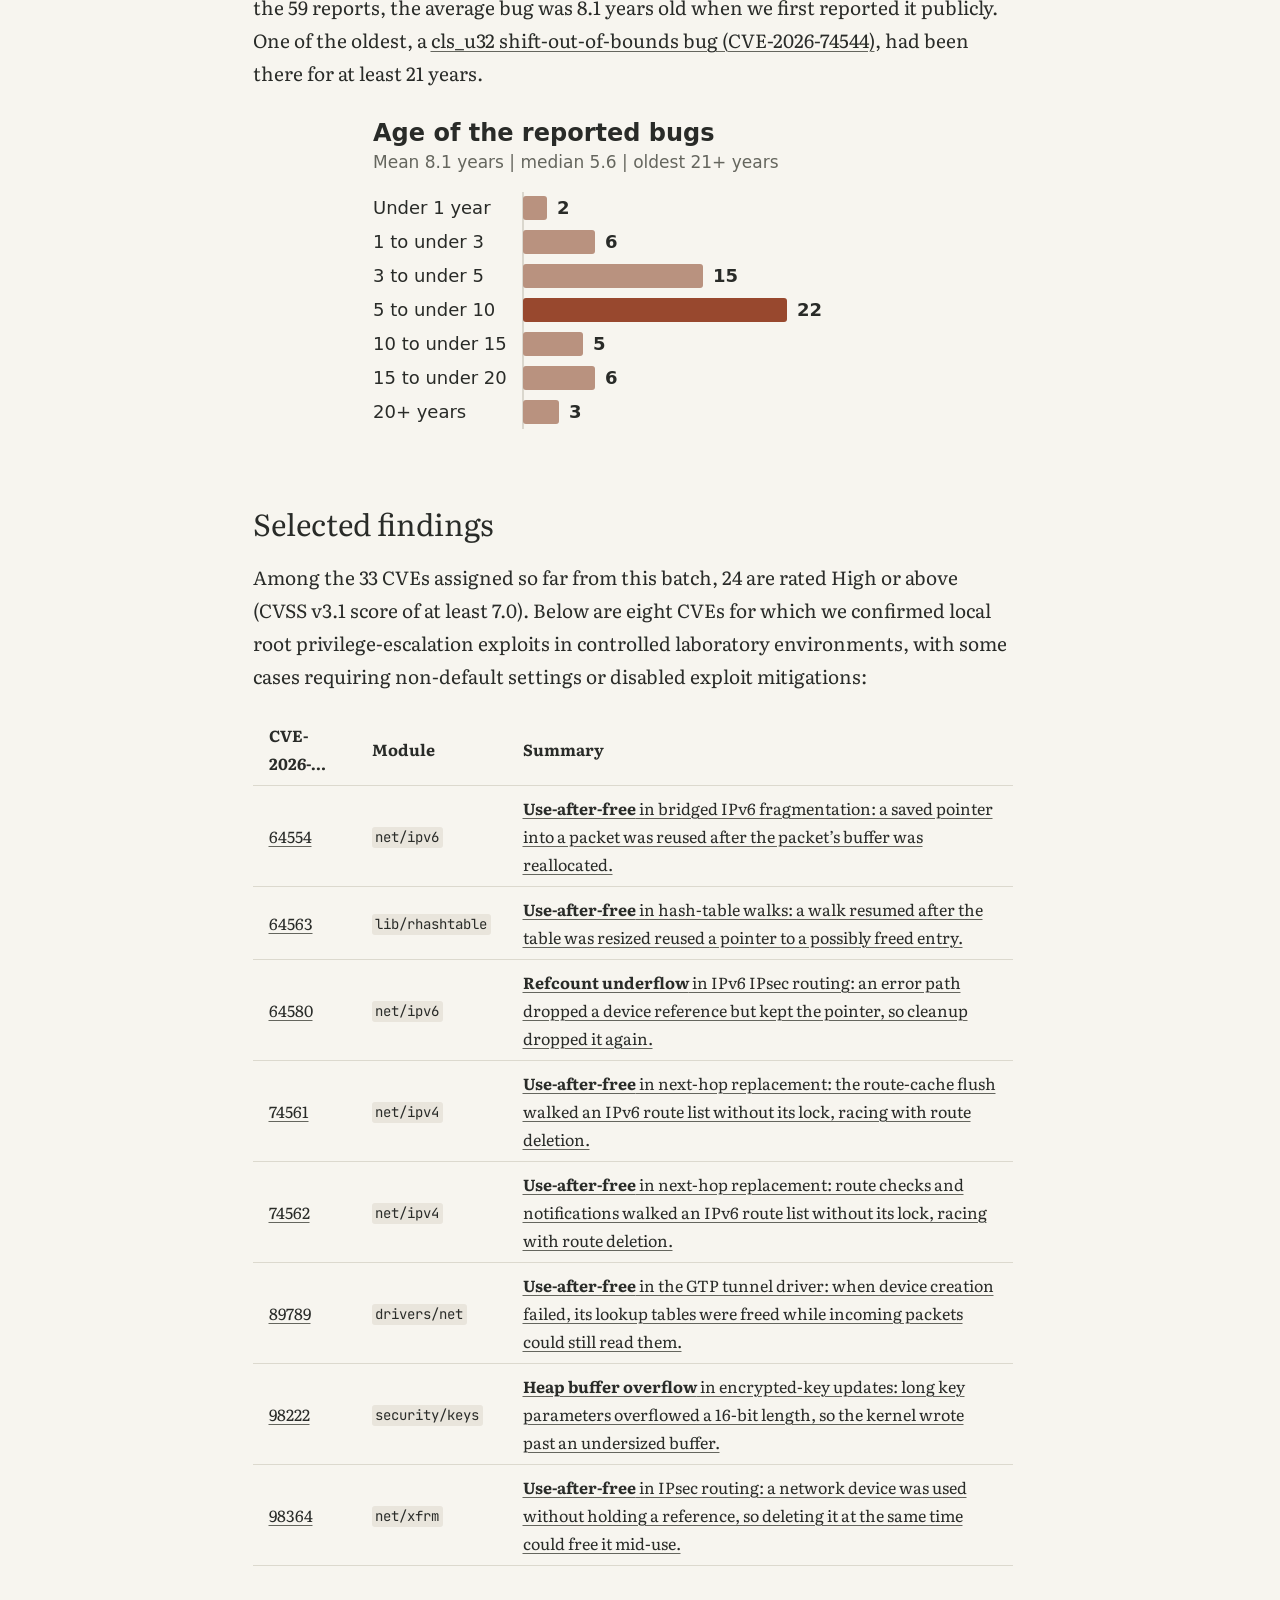
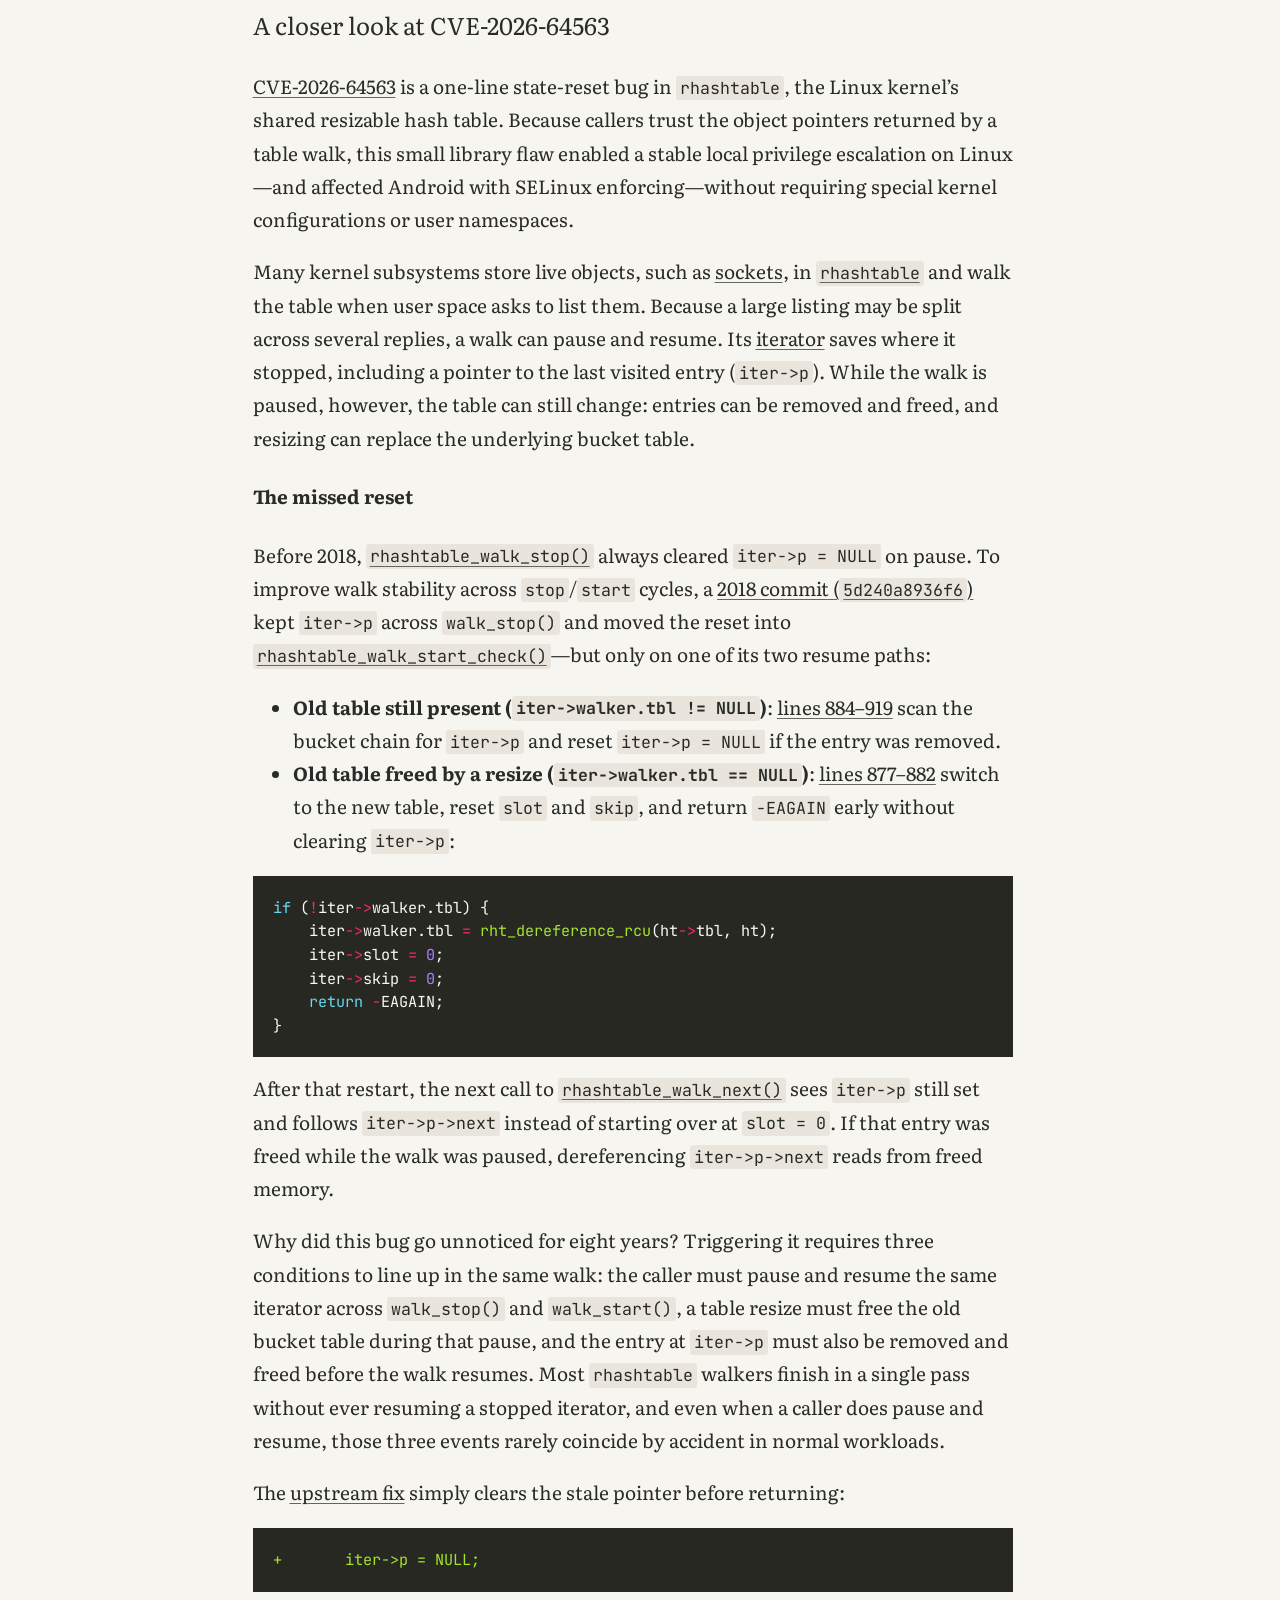
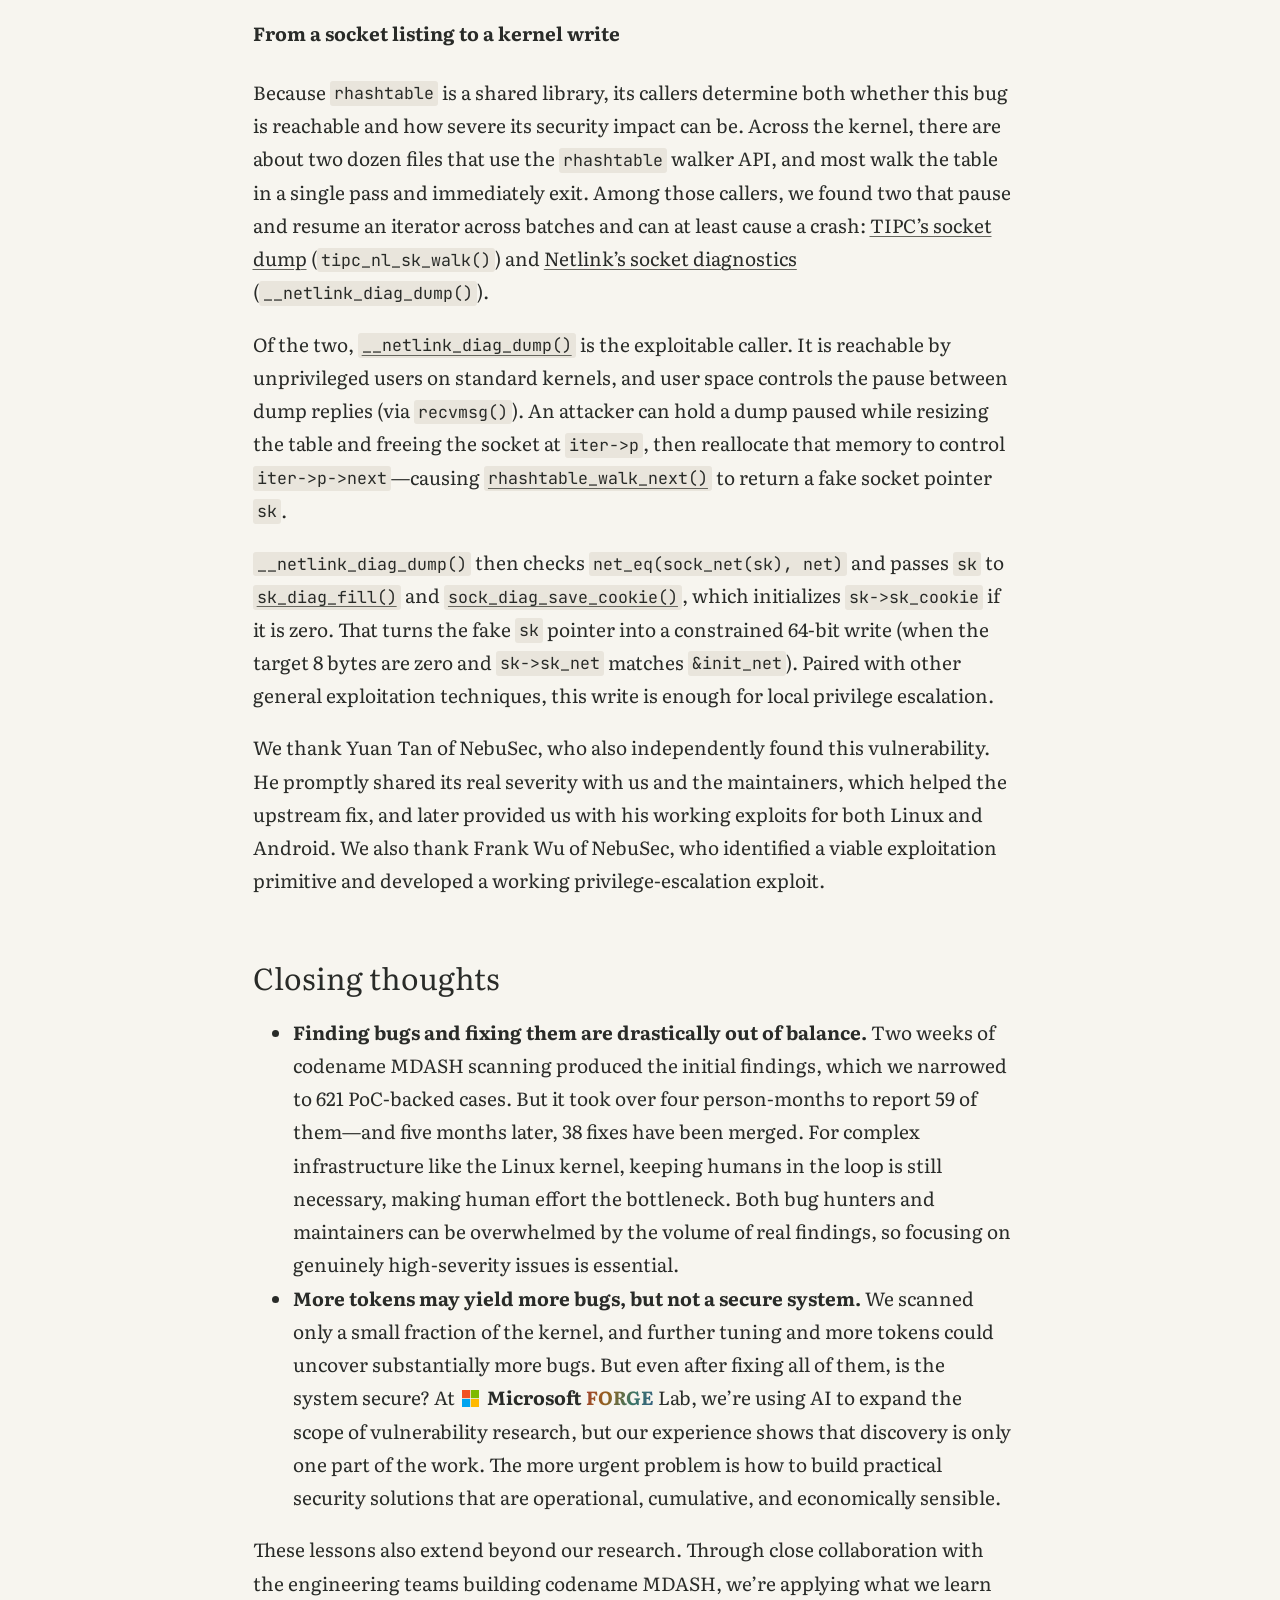
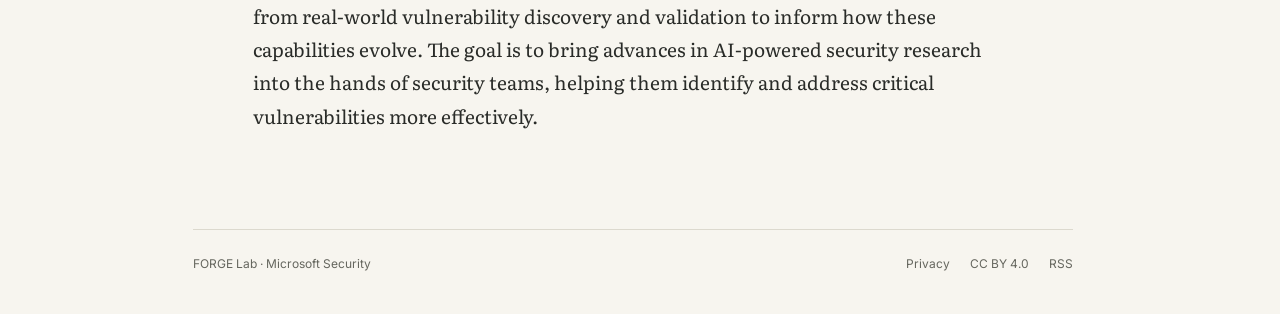
<file: posts/linux-kernel-3-month-lookback/index.html>
<!doctype html><html lang=en-us><head><meta charset=utf-8><meta name=viewport content="width=device-width,initial-scale=1"><title>Lessons from 59 Linux Kernel Bug Reports · FORGE Lab</title><meta name=description content="How Microsoft FORGE Lab used codename MDASH to investigate Linux kernel vulnerabilities, producing 59 upstream bug reports, 33 CVEs, and 38 merged fixes."><link rel=canonical href=https://forge-blog.github.io/posts/linux-kernel-3-month-lookback/><link rel=icon href=/favicon.ico sizes="16x16 32x32 48x48"><link rel=icon href=/favicon.svg type=image/svg+xml sizes=any><meta property="og:title" content="Lessons from 59 Linux Kernel Bug Reports"><meta property="og:description" content="How Microsoft FORGE Lab used codename MDASH to investigate Linux kernel vulnerabilities, producing 59 upstream bug reports, 33 CVEs, and 38 merged fixes."><meta property="og:type" content="article"><meta property="og:url" content="https://forge-blog.github.io/posts/linux-kernel-3-month-lookback/"><meta property="og:site_name" content="FORGE Lab"><meta property="og:image" content="https://forge-blog.github.io/images/forge.png"><meta property="og:image:type" content="image/png"><meta property="og:image:width" content="1200"><meta property="og:image:height" content="630"><meta property="og:image:alt" content="Colorful FORGE lettering beside an ink-and-wash painting of an artisan forging glowing metal."><meta name=twitter:card content="summary_large_image"><meta name=twitter:title content="Lessons from 59 Linux Kernel Bug Reports"><meta name=twitter:description content="How Microsoft FORGE Lab used codename MDASH to investigate Linux kernel vulnerabilities, producing 59 upstream bug reports, 33 CVEs, and 38 merged fixes."><meta name=twitter:image content="https://forge-blog.github.io/images/forge.png"><meta name=twitter:image:alt content="Colorful FORGE lettering beside an ink-and-wash painting of an artisan forging glowing metal."><link rel=alternate type=application/rss+xml title="FORGE Lab" href=https://forge-blog.github.io/index.xml><link rel=preload href=/fonts/literata-latin-opsz-normal.woff2 as=font type=font/woff2 crossorigin><link rel=stylesheet href=/css/main.min.e719fcb270c8fbf387863246123ef728acc0dc178778e21fab99704d76f88182.css integrity="sha256-5xn8snDI+/OHhjJGEj73KKzA3BeHeOIfq5lwTXb4gYI="><link rel=stylesheet href=/css/kernel-repair.min.3d668aff658b293c5433eab303018c42f263a13c04084dae74c11f787a727983.css integrity="sha256-PWaK/2WLKTxUM+qzAwGMQvJjoTwECE2udMEfeHpyeYM="><script src=/js/kernel-repair.min.9f8e1c90fe428d849dd227772a40415563a00f72d8f74ee1f01f49570325fb59.js integrity="sha256-n44ckP5CjYSd0id3KkBBVWOgD3LY907h8B9JVwMl+1k=" defer></script></head><body><a class=skip-link href=#main>Skip to content</a><div class=site><header class=site-header><a class=wordmark href=/ aria-label="FORGE Lab home"><svg class="microsoft-logo" viewBox="0 0 23 23" width="23" height="23" aria-hidden="true" focusable="false"><path fill="#f25022" d="M0 0h11v11H0z"/><path fill="#7fba00" d="M12 0h11v11H12z"/><path fill="#00a4ef" d="M0 12h11v11H0z"/><path fill="#ffb900" d="M12 12h11v11H12z"/></svg>
FORGE<span> Lab</span></a><nav aria-label="Main navigation"><a href=/posts/ aria-current=page>Writing</a>
<a href=https://github.com/microsoft/forge-lab/blob/main/cve/cve.json aria-label="View CVE data on GitHub">CVE</a>
<a href=https://github.com/microsoft/forge-lab>GitHub <span aria-hidden=true>↗</span></a></nav></header><main id=main><article class=post data-slug=linux-kernel-3-month-lookback><header class="page-heading page-heading-with-artwork"><a class=back-link href=/posts/>← All writings</a><h1>Lessons from 59 Linux Kernel Bug Reports</h1><p class=post-meta>By <a href=https://cenzhang.github.io/>Cen Zhang</a>
<span aria-hidden=true>/ </span><time datetime=2026-11-11>November 11, 2026</time>
<span aria-hidden=true>/ </span>9 min read</p><figure class="post-artwork kernel-repair" data-kernel-repair><img class=kernel-repair-still src=/posts/linux-kernel-3-month-lookback/cover.webp width=1536 height=1024 alt="An artisan using a chisel to fit a replacement piece into a wooden lattice joint." draggable=false decoding=async><div class=kernel-repair-layers aria-hidden=true><img class=kernel-repair-base src=/posts/linux-kernel-3-month-lookback/cover-base.webp width=1536 height=1024 alt draggable=false decoding=async>
<img class=kernel-repair-head src=/posts/linux-kernel-3-month-lookback/cover-head.webp width=1536 height=1024 alt draggable=false decoding=async>
<img class=kernel-repair-forearm src=/posts/linux-kernel-3-month-lookback/cover-forearm.webp width=1536 height=1024 alt draggable=false decoding=async>
<img class=kernel-repair-hand src=/posts/linux-kernel-3-month-lookback/cover-hand.webp width=1536 height=1024 alt draggable=false decoding=async></div></figure></header><aside class=toc aria-labelledby=toc-title><p class=toc-title id=toc-title>Contents</p><nav id=TableOfContents><ul><li><a href=#from-scans-to-reports>From scans to reports</a><ul><li></li></ul></li><li><a href=#selected-findings>Selected findings</a><ul><li><a href=#a-closer-look-at-cve-2026-64563>A closer look at CVE-2026-64563</a></li></ul></li><li><a href=#closing-thoughts>Closing thoughts</a></li></ul></nav></aside><div class=prose><p>At Microsoft&rsquo;s FORGE Lab, we used <a href=https://www.microsoft.com/en-us/security/blog/2026/05/12/defense-at-ai-speed-microsofts-new-multi-model-agentic-security-system-tops-leading-industry-benchmark/>codename MDASH</a> to scan a subset of Linux kernel subsystems from late May to mid-June 2026. One full-time researcher and one intern led this three-month effort, which has so far produced <a href="https://lore.kernel.org/all/?q=mid%3A20261013051553.71887-1-cenzhang%40linux.microsoft.com+OR+mid%3A20261012215703.30592-1-cenzhang%40linux.microsoft.com+OR+mid%3A20260925024408.32143-1-cenzhang%40linux.microsoft.com+OR+mid%3A20260925015251.21168-1-cenzhang%40linux.microsoft.com+OR+mid%3A20260901183151.16648-1-cenzhang%40linux.microsoft.com+OR+mid%3A20260818164825.63967-1-blbllhy%40gmail.com+OR+mid%3A20260827051859.45511-1-blbllhy%40gmail.com+OR+mid%3A20260819145658.29872-1-blbllhy%40gmail.com+OR+mid%3A20260826154456.85974-1-blbllhy%40gmail.com+OR+mid%3A20260901182136.13745-1-cenzhang%40linux.microsoft.com+OR+mid%3A20260901180600.10394-1-cenzhang%40linux.microsoft.com+OR+mid%3A20260901175834.8557-1-cenzhang%40linux.microsoft.com+OR+mid%3A20260901174934.6275-1-cenzhang%40linux.microsoft.com+OR+mid%3A20260828041925.36758-1-blbllhy%40gmail.com+OR+mid%3A20260821182449.79785-2-blbllhy%40gmail.com+OR+mid%3A20260821182449.79785-3-blbllhy%40gmail.com+OR+mid%3A20260820200245.44312-1-blbllhy%40gmail.com+OR+mid%3A20260820010617.46851-1-blbllhy%40gmail.com+OR+mid%3A20260816035205.57966-1-blbllhy%40gmail.com+OR+mid%3A20260825052404.45665-3-blbllhy%40gmail.com+OR+mid%3A20260822045407.28983-1-blbllhy%40gmail.com+OR+mid%3A20260819014858.76707-1-blbllhy%40gmail.com+OR+mid%3A20260817013237.2797-1-blbllhy%40gmail.com+OR+mid%3A20260816173713.28998-1-blbllhy%40gmail.com+OR+mid%3A20260722193719.81157-1-blbllhy%40gmail.com+OR+mid%3A20260717210143.4734-1-blbllhy%40gmail.com+OR+mid%3A20260724164719.99563-1-blbllhy%40gmail.com+OR+mid%3A20260721143602.64677-1-blbllhy%40gmail.com+OR+mid%3A20260719232153.1405569-1-xmei5%40asu.edu+OR+mid%3A20260706212556.3199234-1-xmei5%40asu.edu+OR+mid%3A20260720204430.1886091-1-xmei5%40asu.edu+OR+mid%3A20260720223400.1939998-1-xmei5%40asu.edu+OR+mid%3A20260720034514.23053-1-blbllhy%40gmail.com+OR+mid%3A20260723000016.84091-1-blbllhy%40gmail.com+OR+mid%3A20260722223832.3524006-1-xmei5%40asu.edu+OR+mid%3A20260722004818.72310-1-blbllhy%40gmail.com+OR+mid%3A20260720155210.34229-1-blbllhy%40gmail.com+OR+mid%3A20260722002951.2614721-1-xmei5%40asu.edu+OR+mid%3A20260722002951.2614721-2-xmei5%40asu.edu+OR+mid%3A20260721232805.2451198-1-xmei5%40asu.edu+OR+mid%3A20260720214103.47732-1-blbllhy%40gmail.com+OR+mid%3A20260719221523.1336739-1-xmei5%40asu.edu+OR+mid%3A20260718183420.13301-1-blbllhy%40gmail.com+OR+mid%3ACAB8m9WgETt0AjmFwE%3DF-CKjGXsK6_WDv0%3DkbYRcC8-noo%2BamnA%40mail.gmail.com+OR+mid%3A20260713233230.3553593-1-xmei5%40asu.edu+OR+mid%3A20260713221551.3344650-1-xmei5%40asu.edu+OR+mid%3A20260713215510.3288580-1-xmei5%40asu.edu+OR+mid%3A20260711005955.1467140-1-xmei5%40asu.edu+OR+mid%3A20260710230724.942574-1-xmei5%40asu.edu+OR+mid%3A20260710014109.536177-1-xmei5%40asu.edu+OR+mid%3A20260709220501.395659-1-xmei5%40asu.edu+OR+mid%3A20260706232850.3333016-1-xmei5%40asu.edu+OR+mid%3A20260707203215.2752-1-blbllhy%40gmail.com+OR+mid%3ACAB8m9Wh559e%2B%3Dn8z51gB8DrbEyCc2mc0MgGjrRR6_VXBmU%3D2AQ%40mail.gmail.com+OR+mid%3A20260707015440.3420673-1-xmei5%40asu.edu+OR+mid%3A20260702185805.615241-1-xmei5%40asu.edu+OR+mid%3A20260702224519.800135-1-xmei5%40asu.edu+OR+mid%3A20260702010516.221830-1-xmei5%40asu.edu+OR+mid%3A20260627024023.2201160-1-xmei5%40asu.edi">59 public upstream reports</a> and <a href=cves.txt>33 assigned CVEs</a>. We confirmed working root privilege-escalation exploits for eight of those CVEs, and fixes for 38 of our reports have been merged into mainline.</p><p>Finding the bugs was only part of the work. The initial scans produced 26,502 raw findings in about two weeks, but turning those results into reproducible bugs, upstream reports, and patches took months of expert investigation and collaboration with Linux maintainers.</p><p>In this post, we look back at how we went from thousands of potential findings to validated vulnerabilities and upstream fixes, and what we learned about scaling vulnerability discovery with AI.</p><h2 id=from-scans-to-reports>From scans to reports</h2><p>We focused on several core kernel subsystems, such as networking, filesystems, and security modules. Our selection criteria were straightforward: we picked security-sensitive components with no obvious dependence on specialized hardware, making QEMU-based validation simple and unified. Code scanning mainly used Sonnet 4.6 (71.1% of code-scanning tokens), GPT-5.4 (20.1%), and GPT-5.5 (7.1%).</p><p>The codename MDASH scans produced 26,502 raw scan findings in about two weeks on two servers (64 cores/256 GB RAM and 32 cores/128 GB RAM), but turning that output into patches and reports took months of expert work. We filtered out low-confidence claims using codename MDASH&rsquo;s confidence levels and separate fast screening agents we built, reducing the pool to 11,769 candidates. PoC-generating agents then attempted reproduction in QEMU, mainly using GPT-5.5 (77.3% of reproduction tokens), Opus 4.6 (13.2%), and GPT-5.5-cyber (9.4%). Experts then reviewed the 621 cases with PoC evidence to identify root causes, merge duplicates, and prepare upstream submissions.</p><p><img src=scanning-workflow.svg alt="From 26,502 raw scan findings to 11,769 candidates for proving, 621 cases with PoC evidence, and 59 upstream reports. Estimated token usage and main models appear below the automated stages; the last stage shows one FTE and one intern for 2+ months of review and patching."></p><h4 id=where-the-621-cases-went>Where the 621 cases went</h4><p>Roughly one public upstream report landed from every ten PoC-backed cases: 59 reports from 621 cases (9.5%). Across those cases, the main reasons for not filing a separate new report were:</p><ul><li><strong>266 (42.8%)</strong> shared a root cause with another case, so one patch could fix them together.</li><li><strong>163 (26.2%)</strong> were not reported after review, mostly due to limited security impact.</li><li><strong>133 (21.4%)</strong> were already reported or fixed upstream.</li></ul><p>Submission timing explains many of the 133 overlaps. Most of the 621 cases were new when the scans finished (though some may already have been in flight by others). Our <a href=https://lore.kernel.org/all/20260627024023.2201160-1-xmei5@asu.edi/>first public report</a> went out on June 27, 2026, more than five weeks after scanning started. By September 1, 55 of the 59 had been posted to the public lists; the other four were reported privately during the same window and routed to the public lists by mid-October.</p><h4 id=getting-fixes-merged>Getting fixes merged</h4><p>Upstream Linux typically requires vulnerability reports to come with a working patch. Agents helped draft initial fixes, but human validation, subsystem understanding, and iterating with maintainers during review remained essential. So far, fixes for 38 of our reports have been merged into upstream mainline—half on the first submission, and the rest after one to four revisions. Reaching a mainline release from the first public patch took a median of 41 days (up to 108 days), and we are still working with maintainers on the remaining reports.</p><h4 id=how-old-the-bugs-were>How old the bugs were</h4><p>Interestingly, most of the bugs we reported had been in the kernel for years. Across the 59 reports, the average bug was 8.1 years old when we first reported it publicly. One of the oldest, a <a href=https://lore.kernel.org/all/20260720034514.23053-1-blbllhy@gmail.com/>cls_u32 shift-out-of-bounds bug (CVE-2026-74544)</a>, had been there for at least 21 years.</p><p><img src=bug-age.svg alt="Age of reported kernel bugs, measured from the bug-introducing commit (the fix&rsquo;s Fixes tag) to our first public report. Average age 8.1 years across 59 reports; six were 15–19 years old and three were at least 20 years old."></p><h2 id=selected-findings>Selected findings</h2><p>Among the 33 CVEs assigned so far from this batch, 24 are rated High or above (CVSS v3.1 score of at least 7.0). Below are eight CVEs for which we confirmed local root privilege-escalation exploits in controlled laboratory environments, with some cases requiring non-default settings or disabled exploit mitigations:</p><table><thead><tr><th>CVE-2026-…</th><th>Module</th><th>Summary</th></tr></thead><tbody><tr><td><a href="https://www.cve.org/CVERecord?id=CVE-2026-64554">64554</a></td><td><code>net/ipv6</code></td><td><a href=https://lore.kernel.org/all/20260706232850.3333016-1-xmei5@asu.edu/><strong>Use-after-free</strong> in bridged IPv6 fragmentation: a saved pointer into a packet was reused after the packet&rsquo;s buffer was reallocated.</a></td></tr><tr><td><a href="https://www.cve.org/CVERecord?id=CVE-2026-64563">64563</a></td><td><code>lib/rhashtable</code></td><td><a href="https://lore.kernel.org/all/CAB8m9Wh559e+=n8z51gB8DrbEyCc2mc0MgGjrRR6_VXBmU=2AQ@mail.gmail.com/"><strong>Use-after-free</strong> in hash-table walks: a walk resumed after the table was resized reused a pointer to a possibly freed entry.</a></td></tr><tr><td><a href="https://www.cve.org/CVERecord?id=CVE-2026-64580">64580</a></td><td><code>net/ipv6</code></td><td><a href=https://lore.kernel.org/all/20260702010516.221830-1-xmei5@asu.edu/><strong>Refcount underflow</strong> in IPv6 IPsec routing: an error path dropped a device reference but kept the pointer, so cleanup dropped it again.</a></td></tr><tr><td><a href="https://www.cve.org/CVERecord?id=CVE-2026-74561">74561</a></td><td><code>net/ipv4</code></td><td><a href=https://lore.kernel.org/all/20260722002951.2614721-2-xmei5@asu.edu/><strong>Use-after-free</strong> in next-hop replacement: the route-cache flush walked an IPv6 route list without its lock, racing with route deletion.</a></td></tr><tr><td><a href="https://www.cve.org/CVERecord?id=CVE-2026-74562">74562</a></td><td><code>net/ipv4</code></td><td><a href=https://lore.kernel.org/all/20260722002951.2614721-1-xmei5@asu.edu/><strong>Use-after-free</strong> in next-hop replacement: route checks and notifications walked an IPv6 route list without its lock, racing with route deletion.</a></td></tr><tr><td><a href="https://www.cve.org/CVERecord?id=CVE-2026-89789">89789</a></td><td><code>drivers/net</code></td><td><a href=https://lore.kernel.org/all/20260819014858.76707-1-blbllhy@gmail.com/><strong>Use-after-free</strong> in the GTP tunnel driver: when device creation failed, its lookup tables were freed while incoming packets could still read them.</a></td></tr><tr><td><a href="https://www.cve.org/CVERecord?id=CVE-2026-98222">98222</a></td><td><code>security/keys</code></td><td><a href=https://lore.kernel.org/all/20260826154456.85974-1-blbllhy@gmail.com/><strong>Heap buffer overflow</strong> in encrypted-key updates: long key parameters overflowed a 16-bit length, so the kernel wrote past an undersized buffer.</a></td></tr><tr><td><a href="https://www.cve.org/CVERecord?id=CVE-2026-98364">98364</a></td><td><code>net/xfrm</code></td><td><a href=https://lore.kernel.org/all/20260820200245.44312-1-blbllhy@gmail.com/><strong>Use-after-free</strong> in IPsec routing: a network device was used without holding a reference, so deleting it at the same time could free it mid-use.</a></td></tr></tbody></table><h3 id=a-closer-look-at-cve-2026-64563>A closer look at CVE-2026-64563</h3><p><a href="https://www.cve.org/CVERecord?id=CVE-2026-64563">CVE-2026-64563</a> is a one-line state-reset bug in <code>rhashtable</code>, the Linux kernel&rsquo;s shared resizable hash table. Because callers trust the object pointers returned by a table walk, this small library flaw enabled a stable local privilege escalation on Linux—and affected Android with SELinux enforcing—without requiring special kernel configurations or user namespaces.</p><p>Many kernel subsystems store live objects, such as <a href=https://github.com/torvalds/linux/blob/dc59e4fea9d83f03bad6bddf3fa2e52491777482/net/netlink/af_netlink.h#L24-L52>sockets</a>, in <a href=https://github.com/torvalds/linux/blob/dc59e4fea9d83f03bad6bddf3fa2e52491777482/include/linux/rhashtable.h#L31-L65><code>rhashtable</code></a> and walk the table when user space asks to list them. Because a large listing may be split across several replies, a walk can pause and resume. Its <a href=https://github.com/torvalds/linux/blob/dc59e4fea9d83f03bad6bddf3fa2e52491777482/include/linux/rhashtable-types.h#L129-L136>iterator</a> saves where it stopped, including a pointer to the last visited entry (<code>iter->p</code>). While the walk is paused, however, the table can still change: entries can be removed and freed, and resizing can replace the underlying bucket table.</p><h4 id=the-missed-reset>The missed reset</h4><p>Before 2018, <a href=https://github.com/torvalds/linux/blob/b41cc04b662ac96bbb291fb66b7b8aab5bc0a8c9/lib/rhashtable.c#L902-L925><code>rhashtable_walk_stop()</code></a> always cleared <code>iter->p = NULL</code> on pause. To improve walk stability across <code>stop</code>/<code>start</code> cycles, a <a href=https://github.com/torvalds/linux/commit/5d240a8936f6a1d3ece06701e8c4d830a2eca8a8>2018 commit (<code>5d240a8936f6</code>)</a> kept <code>iter->p</code> across <code>walk_stop()</code> and moved the reset into <a href=https://github.com/torvalds/linux/blob/dc59e4fea9d83f03bad6bddf3fa2e52491777482/lib/rhashtable.c#L862-L922><code>rhashtable_walk_start_check()</code></a>—but only on one of its two resume paths:</p><ul><li><strong>Old table still present (<code>iter->walker.tbl != NULL</code>)</strong>: <a href=https://github.com/torvalds/linux/blob/dc59e4fea9d83f03bad6bddf3fa2e52491777482/lib/rhashtable.c#L884-L919>lines 884–919</a> scan the bucket chain for <code>iter->p</code> and reset <code>iter->p = NULL</code> if the entry was removed.</li><li><strong>Old table freed by a resize (<code>iter->walker.tbl == NULL</code>)</strong>: <a href=https://github.com/torvalds/linux/blob/dc59e4fea9d83f03bad6bddf3fa2e52491777482/lib/rhashtable.c#L877-L882>lines 877–882</a> switch to the new table, reset <code>slot</code> and <code>skip</code>, and return <code>-EAGAIN</code> early without clearing <code>iter->p</code>:</li></ul><div class=highlight><pre tabindex=0 style=color:#f8f8f2;background-color:#272822;-moz-tab-size:4;-o-tab-size:4;tab-size:4;-webkit-text-size-adjust:none><code class=language-c data-lang=c><span style=display:flex><span><span style=color:#66d9ef>if</span> (<span style=color:#f92672>!</span>iter<span style=color:#f92672>-&gt;</span>walker.tbl) {
</span></span><span style=display:flex><span>	iter<span style=color:#f92672>-&gt;</span>walker.tbl <span style=color:#f92672>=</span> <span style=color:#a6e22e>rht_dereference_rcu</span>(ht<span style=color:#f92672>-&gt;</span>tbl, ht);
</span></span><span style=display:flex><span>	iter<span style=color:#f92672>-&gt;</span>slot <span style=color:#f92672>=</span> <span style=color:#ae81ff>0</span>;
</span></span><span style=display:flex><span>	iter<span style=color:#f92672>-&gt;</span>skip <span style=color:#f92672>=</span> <span style=color:#ae81ff>0</span>;
</span></span><span style=display:flex><span>	<span style=color:#66d9ef>return</span> <span style=color:#f92672>-</span>EAGAIN;
</span></span><span style=display:flex><span>}
</span></span></code></pre></div><p>After that restart, the next call to <a href=https://github.com/torvalds/linux/blob/dc59e4fea9d83f03bad6bddf3fa2e52491777482/lib/rhashtable.c#L1007-L1035><code>rhashtable_walk_next()</code></a> sees <code>iter->p</code> still set and follows <code>iter->p->next</code> instead of starting over at <code>slot = 0</code>. If that entry was freed while the walk was paused, dereferencing <code>iter->p->next</code> reads from freed memory.</p><p>Why did this bug go unnoticed for eight years? Triggering it requires three conditions to line up in the same walk: the caller must pause and resume the same iterator across <code>walk_stop()</code> and <code>walk_start()</code>, a table resize must free the old bucket table during that pause, and the entry at <code>iter->p</code> must also be removed and freed before the walk resumes. Most <code>rhashtable</code> walkers finish in a single pass without ever resuming a stopped iterator, and even when a caller does pause and resume, those three events rarely coincide by accident in normal workloads.</p><p>The <a href=https://github.com/torvalds/linux/commit/8173f7e2ce67e6ca1d4763f3da14e5b01ce77456>upstream fix</a> simply clears the stale pointer before returning:</p><div class=highlight><pre tabindex=0 style=color:#f8f8f2;background-color:#272822;-moz-tab-size:4;-o-tab-size:4;tab-size:4;-webkit-text-size-adjust:none><code class=language-diff data-lang=diff><span style=display:flex><span><span style=color:#a6e22e>+		iter-&gt;p = NULL;
</span></span></span></code></pre></div><h4 id=from-a-socket-listing-to-a-kernel-write>From a socket listing to a kernel write</h4><p>Because <code>rhashtable</code> is a shared library, its callers determine both whether this bug is reachable and how severe its security impact can be. Across the kernel, there are about two dozen files that use the <code>rhashtable</code> walker API, and most walk the table in a single pass and immediately exit. Among those callers, we found two that pause and resume an iterator across batches and can at least cause a crash: <a href=https://github.com/torvalds/linux/blob/dc59e4fea9d83f03bad6bddf3fa2e52491777482/net/tipc/socket.c#L3555-L3588>TIPC&rsquo;s socket dump</a> (<code>tipc_nl_sk_walk()</code>) and <a href=https://github.com/torvalds/linux/blob/dc59e4fea9d83f03bad6bddf3fa2e52491777482/net/netlink/diag.c#L120-L147>Netlink&rsquo;s socket diagnostics</a> (<code>__netlink_diag_dump()</code>).</p><p>Of the two, <a href=https://github.com/torvalds/linux/blob/dc59e4fea9d83f03bad6bddf3fa2e52491777482/net/netlink/diag.c#L89-L152><code>__netlink_diag_dump()</code></a> is the exploitable caller. It is reachable by unprivileged users on standard kernels, and user space controls the pause between dump replies (via <code>recvmsg()</code>). An attacker can hold a dump paused while resizing the table and freeing the socket at <code>iter->p</code>, then reallocate that memory to control <code>iter->p->next</code>—causing <a href=https://github.com/torvalds/linux/blob/dc59e4fea9d83f03bad6bddf3fa2e52491777482/lib/rhashtable.c#L1014-L1024><code>rhashtable_walk_next()</code></a> to return a fake socket pointer <code>sk</code>.</p><p><code>__netlink_diag_dump()</code> then checks <code>net_eq(sock_net(sk), net)</code> and passes <code>sk</code> to <a href=https://github.com/torvalds/linux/blob/dc59e4fea9d83f03bad6bddf3fa2e52491777482/net/netlink/diag.c#L57-L68><code>sk_diag_fill()</code></a> and <a href=https://github.com/torvalds/linux/blob/dc59e4fea9d83f03bad6bddf3fa2e52491777482/net/core/sock_diag.c#L26-L63><code>sock_diag_save_cookie()</code></a>, which initializes <code>sk->sk_cookie</code> if it is zero. That turns the fake <code>sk</code> pointer into a constrained 64-bit write (when the target 8 bytes are zero and <code>sk->sk_net</code> matches <code>&amp;init_net</code>). Paired with other general exploitation techniques, this write is enough for local privilege escalation.</p><p>We thank Yuan Tan of NebuSec, who also independently found this vulnerability. He promptly shared its real severity with us and the maintainers, which helped the upstream fix, and later provided us with his working exploits for both Linux and Android. We also thank Frank Wu of NebuSec, who identified a viable exploitation primitive and developed a working privilege-escalation exploit.</p><h2 id=closing-thoughts>Closing thoughts</h2><ul><li><strong>Finding bugs and fixing them are drastically out of balance.</strong> Two weeks of codename MDASH scanning produced the initial findings, which we narrowed to 621 PoC-backed cases. But it took over four person-months to report 59 of them—and five months later, 38 fixes have been merged. For complex infrastructure like the Linux kernel, keeping humans in the loop is still necessary, making human effort the bottleneck. Both bug hunters and maintainers can be overwhelmed by the volume of real findings, so focusing on genuinely high-severity issues is essential.</li><li><strong>More tokens may yield more bugs, but not a secure system.</strong> We scanned only a small fraction of the kernel, and further tuning and more tokens could uncover substantially more bugs. But even after fixing all of them, is the system secure? At Microsoft FORGE Lab, we&rsquo;re using AI to expand the scope of vulnerability research, but our experience shows that discovery is only one part of the work. The more urgent problem is how to build practical security solutions that are operational, cumulative, and economically sensible.</li></ul><p>These lessons also extend beyond our research. Through close collaboration with the engineering teams building codename MDASH, we&rsquo;re applying what we learn from real-world vulnerability discovery and validation to inform how these capabilities evolve. The goal is to bring advances in AI-powered security research into the hands of security teams, helping them identify and address critical vulnerabilities more effectively.</p></div></article></main><footer class=site-footer><span>FORGE Lab <span aria-hidden=true>·</span> Microsoft Security</span><div><a href=/privacy/>Privacy</a>
<a href=https://github.com/microsoft/forge-lab/blob/main/LICENSE>CC BY 4.0</a>
<a href=/index.xml>RSS</a></div></footer></div><template id=microsoft-logo-template><svg class="microsoft-logo" viewBox="0 0 23 23" width="23" height="23" aria-hidden="true" focusable="false"><path fill="#f25022" d="M0 0h11v11H0z"/><path fill="#7fba00" d="M12 0h11v11H12z"/><path fill="#00a4ef" d="M0 12h11v11H0z"/><path fill="#ffb900" d="M12 12h11v11H12z"/></svg>
</template><script src=/js/brand-wordmarks.min.75b2ff0bb11dea33e736ba76fb86dfceb06dd72eebec67faed4c25536d3dc68c.js integrity="sha256-dbL/C7Ed6jPnNrp2+4bfzrBt1y7r7Gf67UwlU209xow=" defer></script><script src=/js/analytics.min.d0badc1179852b00f7a3026708a9bb086a32f58746ddc23c8bfd94de5e7a16bd.js integrity="sha256-0LrcEXmFKwD3owJnCKm7CGoy9YdG3cI8i/2U3l56Fr0=" data-instrumentation-key=5449b696-c544-491e-ae84-81ae961c78bf data-ingestion-endpoint=https://eastus-8.in.applicationinsights.azure.com/ data-site-url=https://forge-blog.github.io/ data-page-url=https://forge-blog.github.io/posts/linux-kernel-3-month-lookback/ defer></script></body></html>
</file>
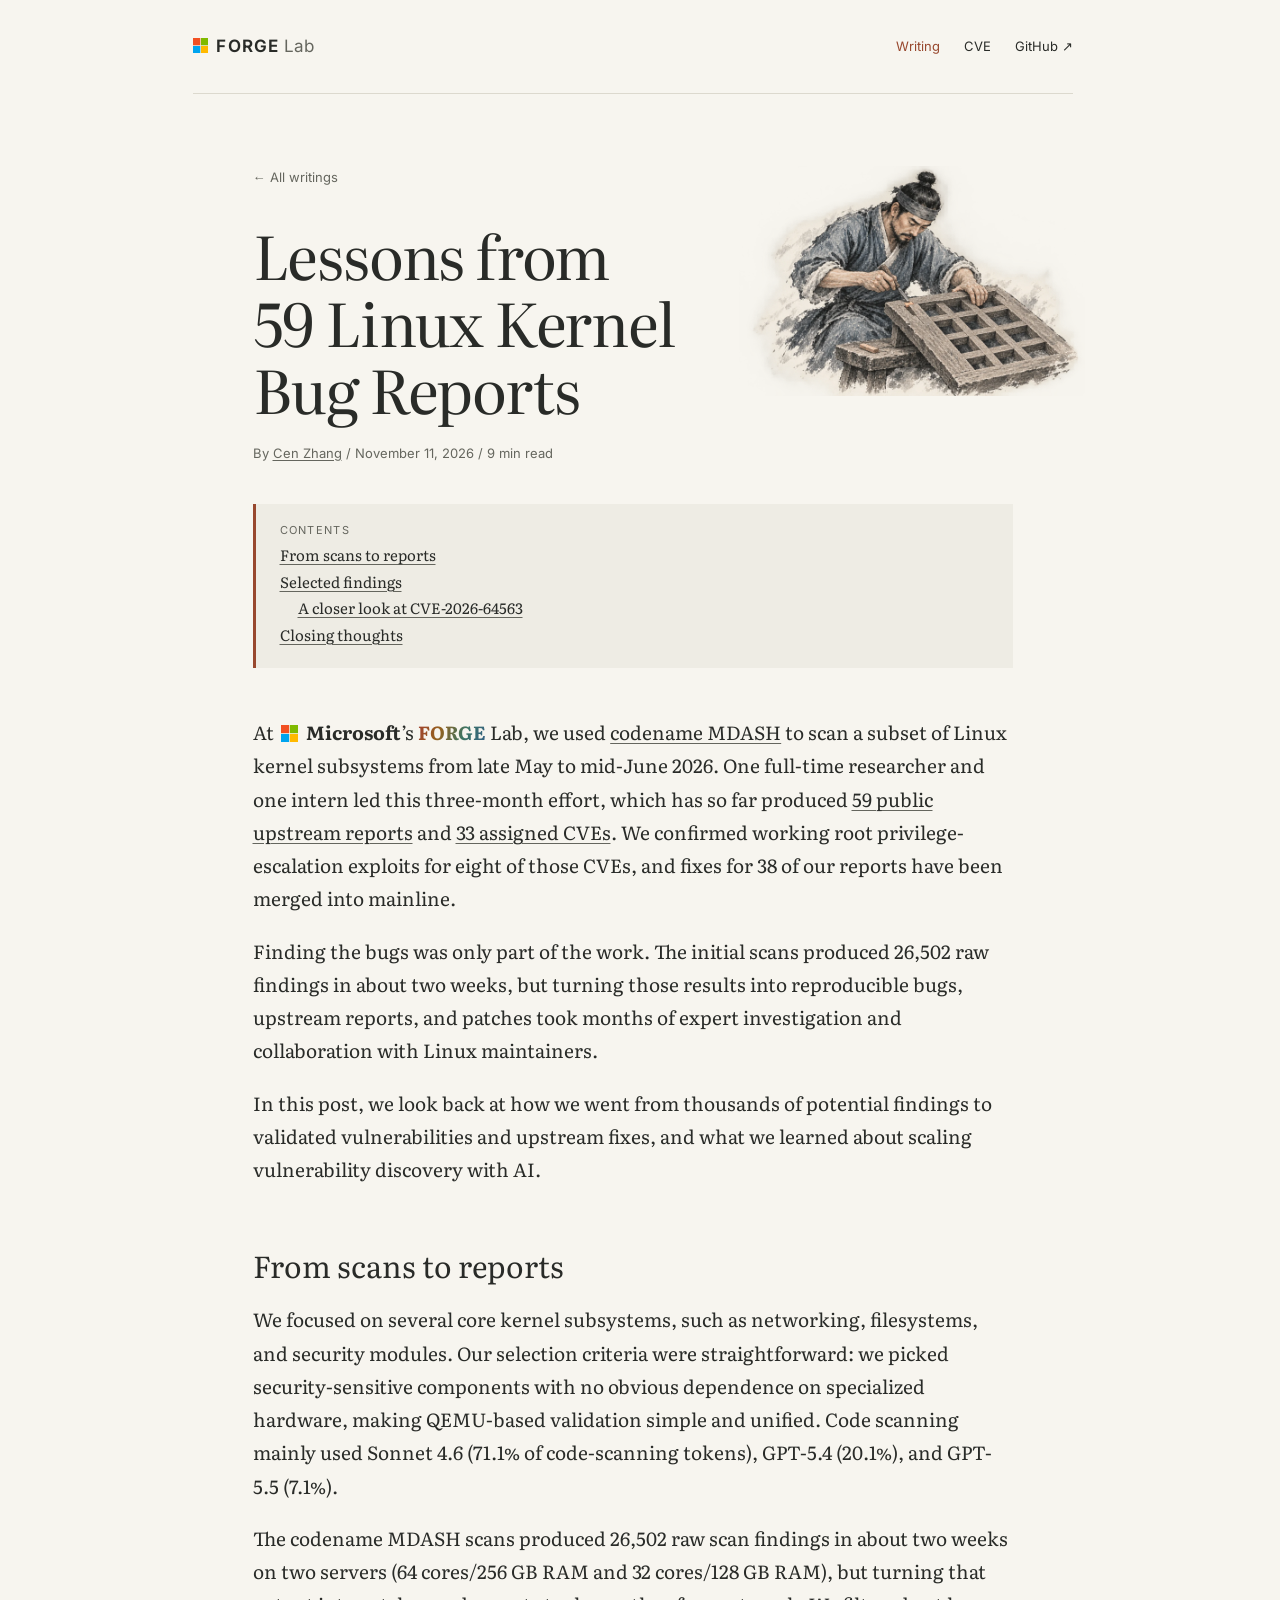
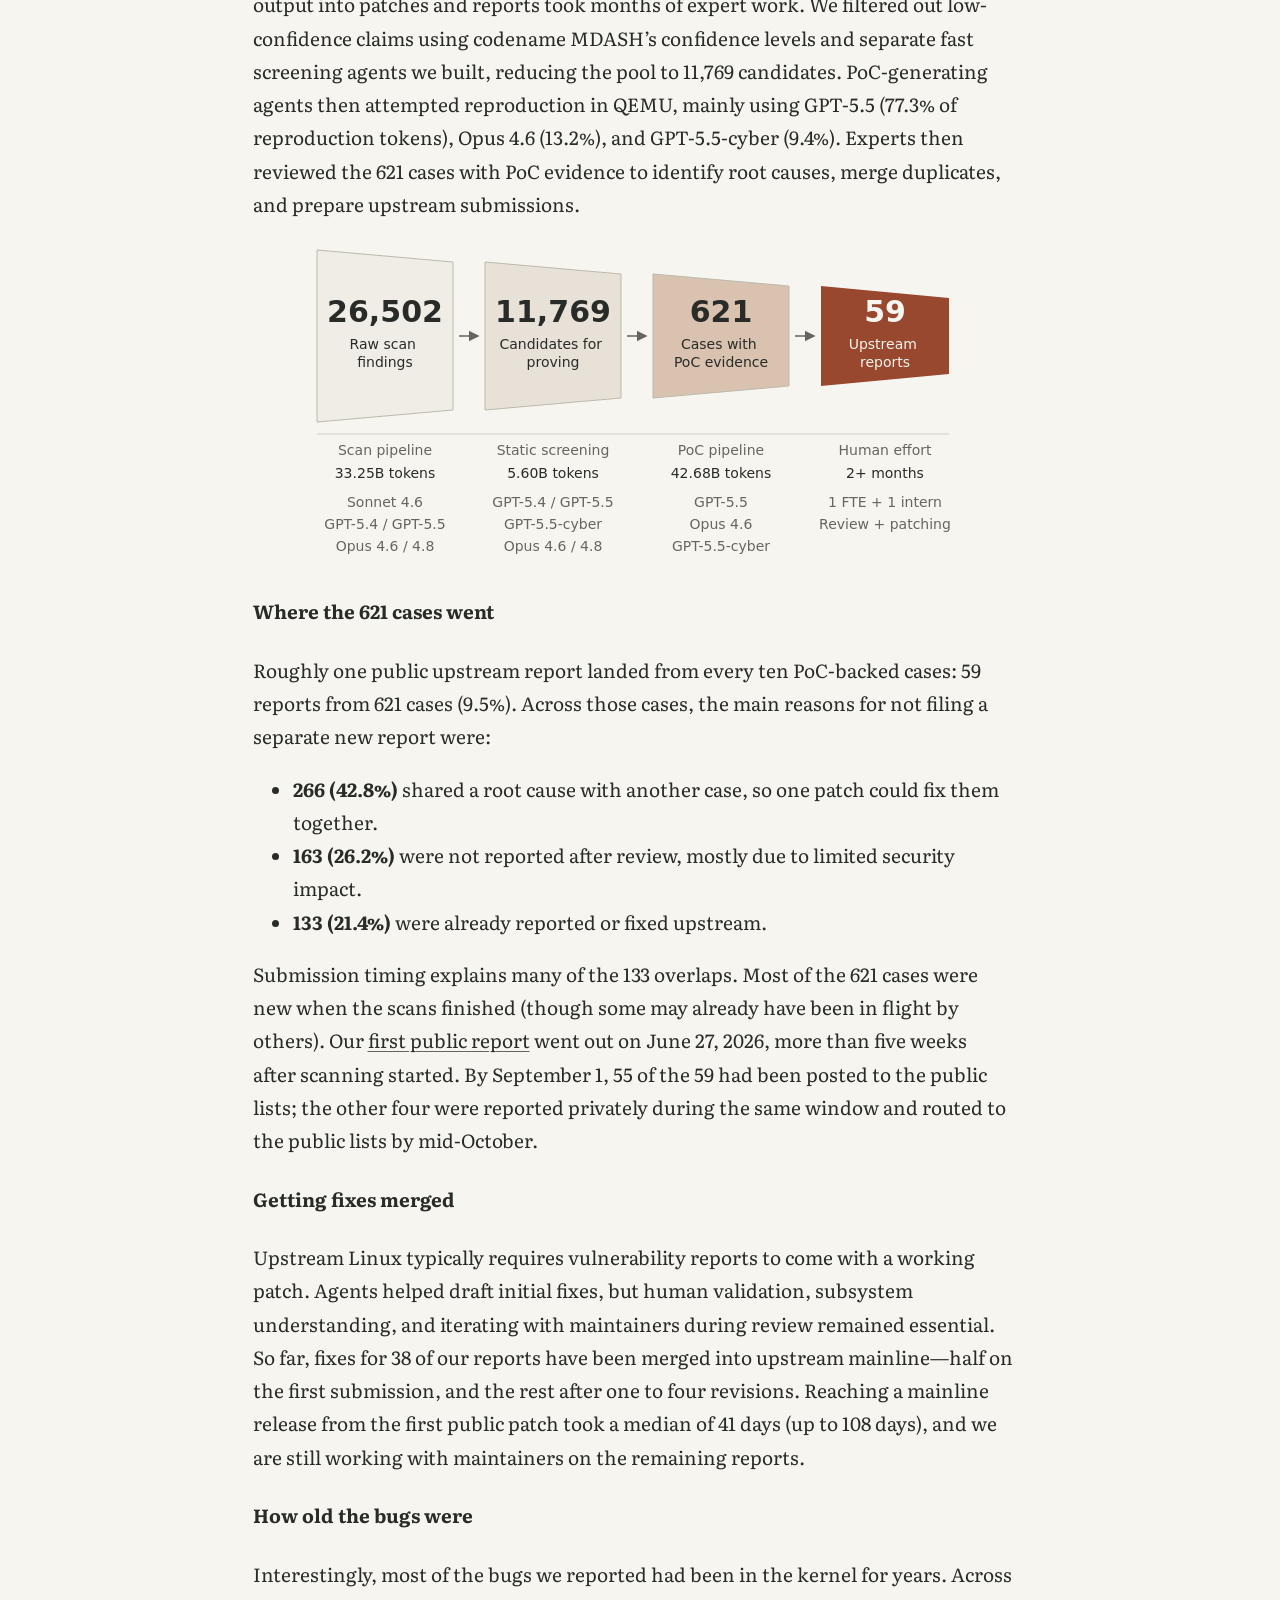
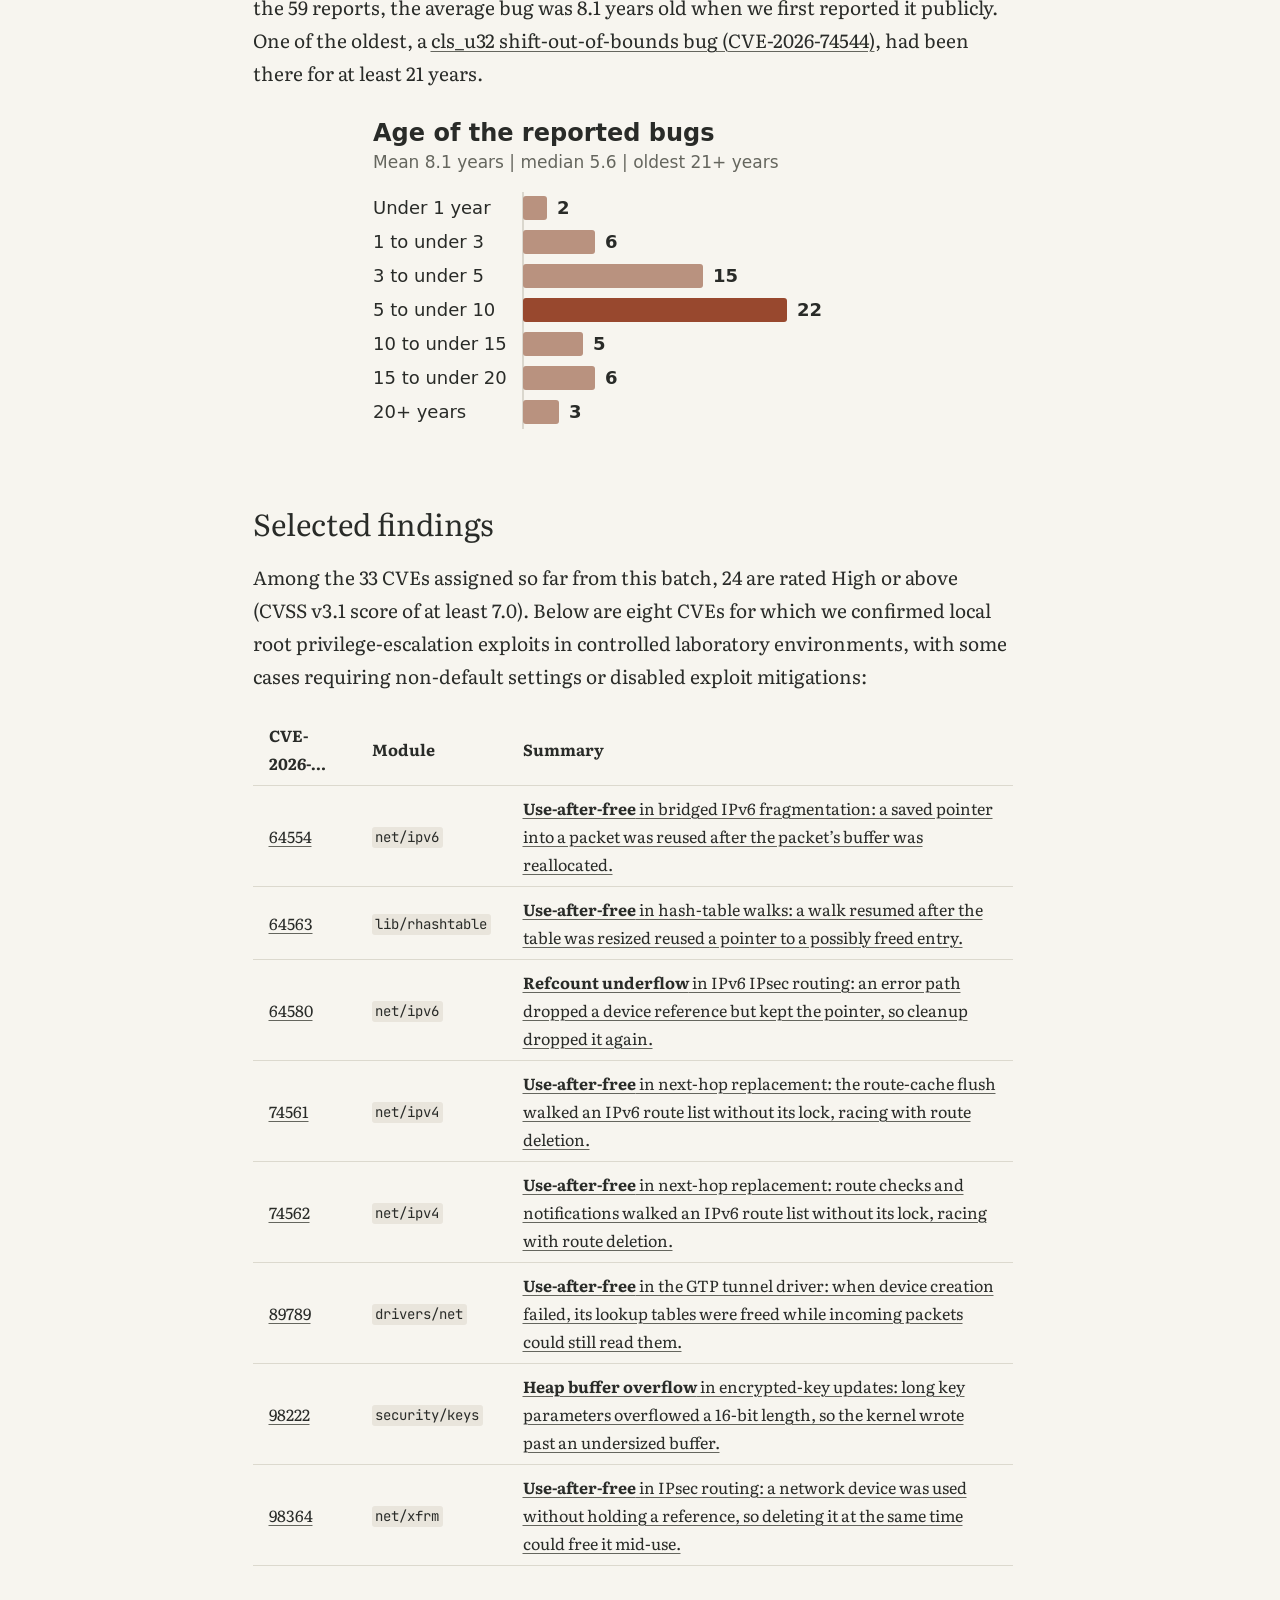
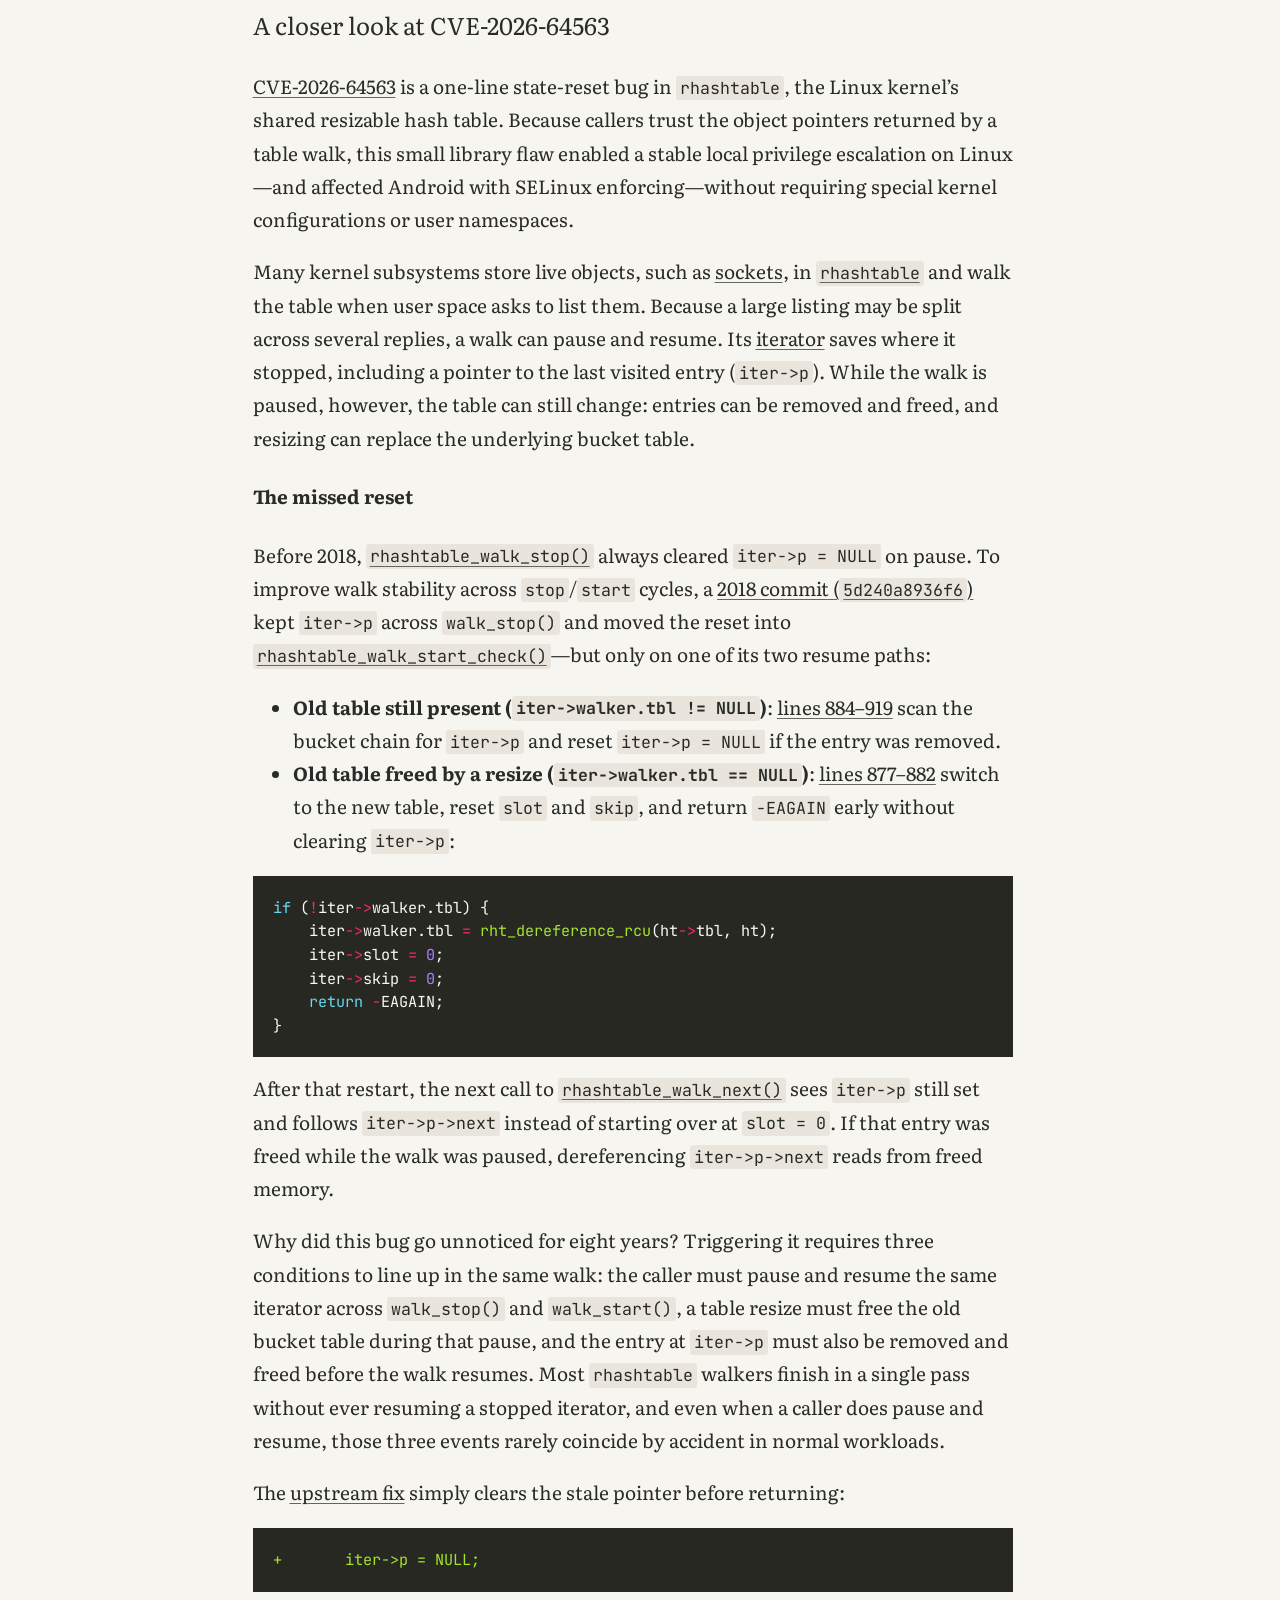
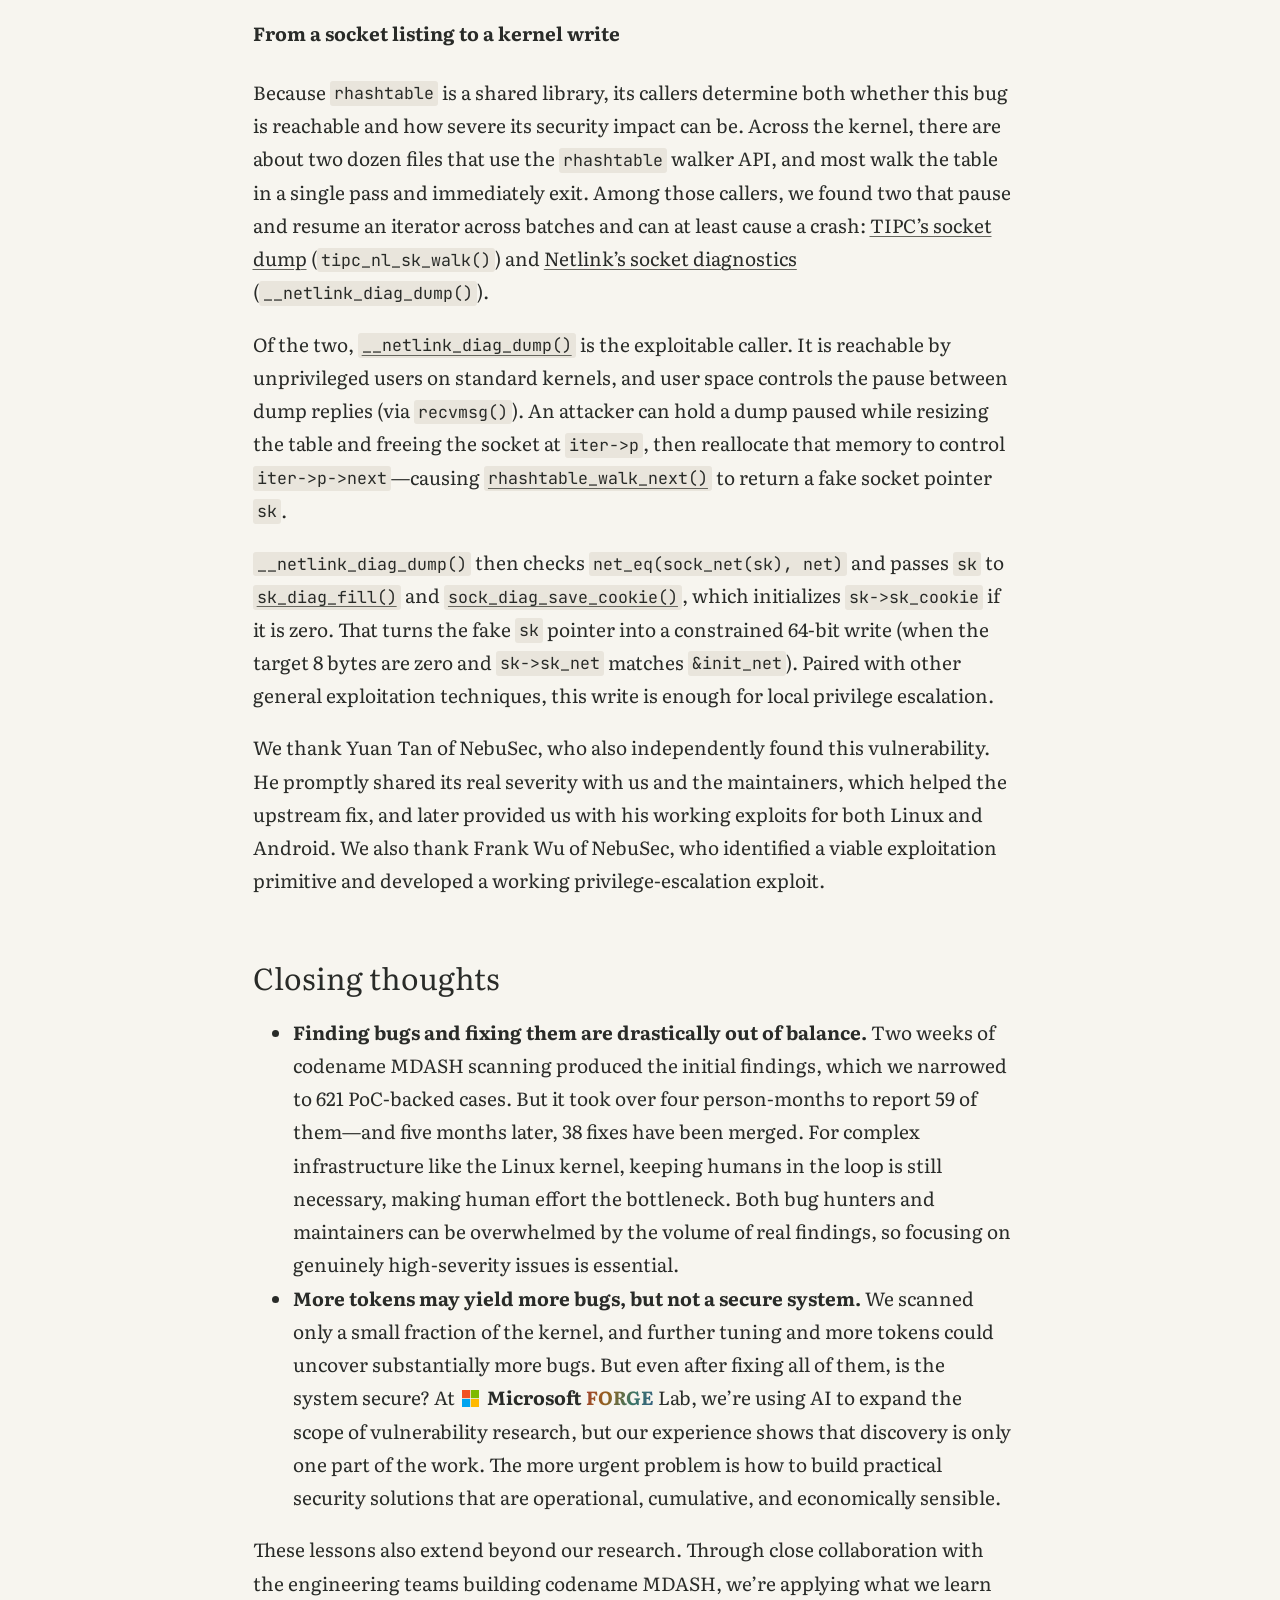
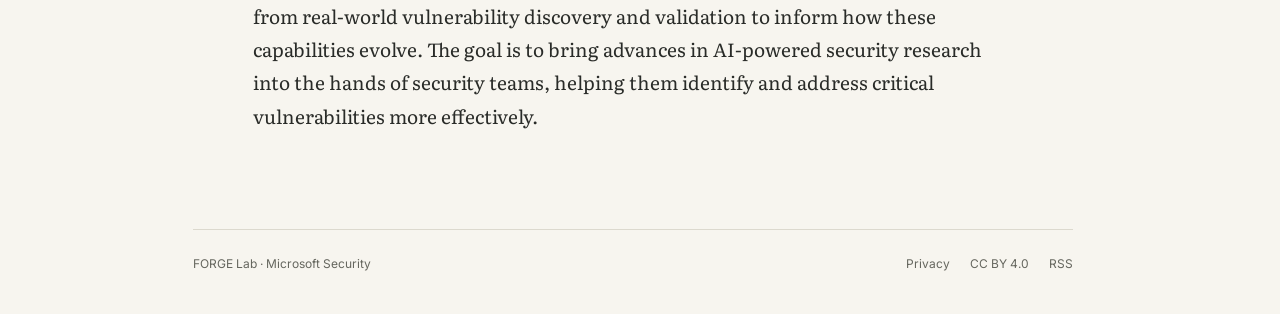
<file: posts/linux-kernel-stage-one/index.html>
<!doctype html><html lang=en-us><head><title>https://forge-blog.github.io/posts/linux-kernel-3-month-lookback/</title><link rel=canonical href=https://forge-blog.github.io/posts/linux-kernel-3-month-lookback/><meta charset=utf-8><meta http-equiv=refresh content="0; url=https://forge-blog.github.io/posts/linux-kernel-3-month-lookback/"></head></html>
</file>
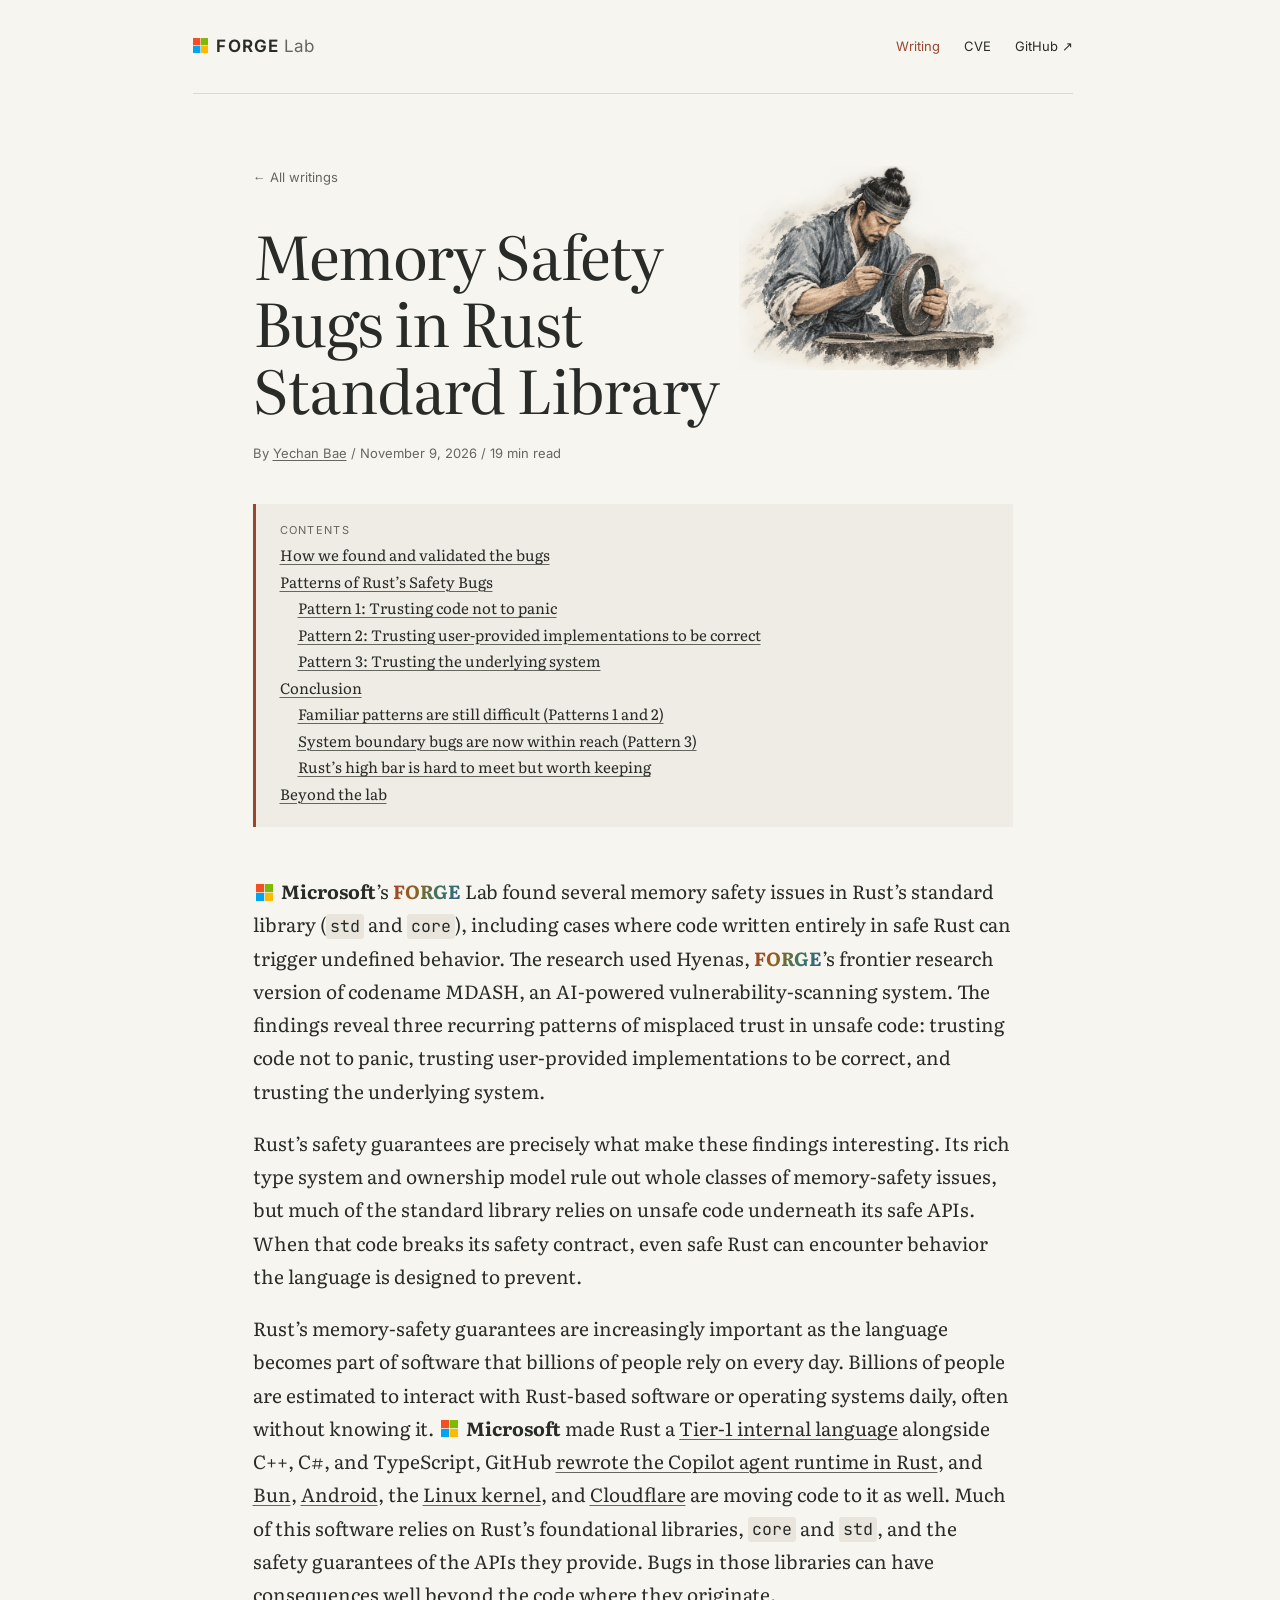
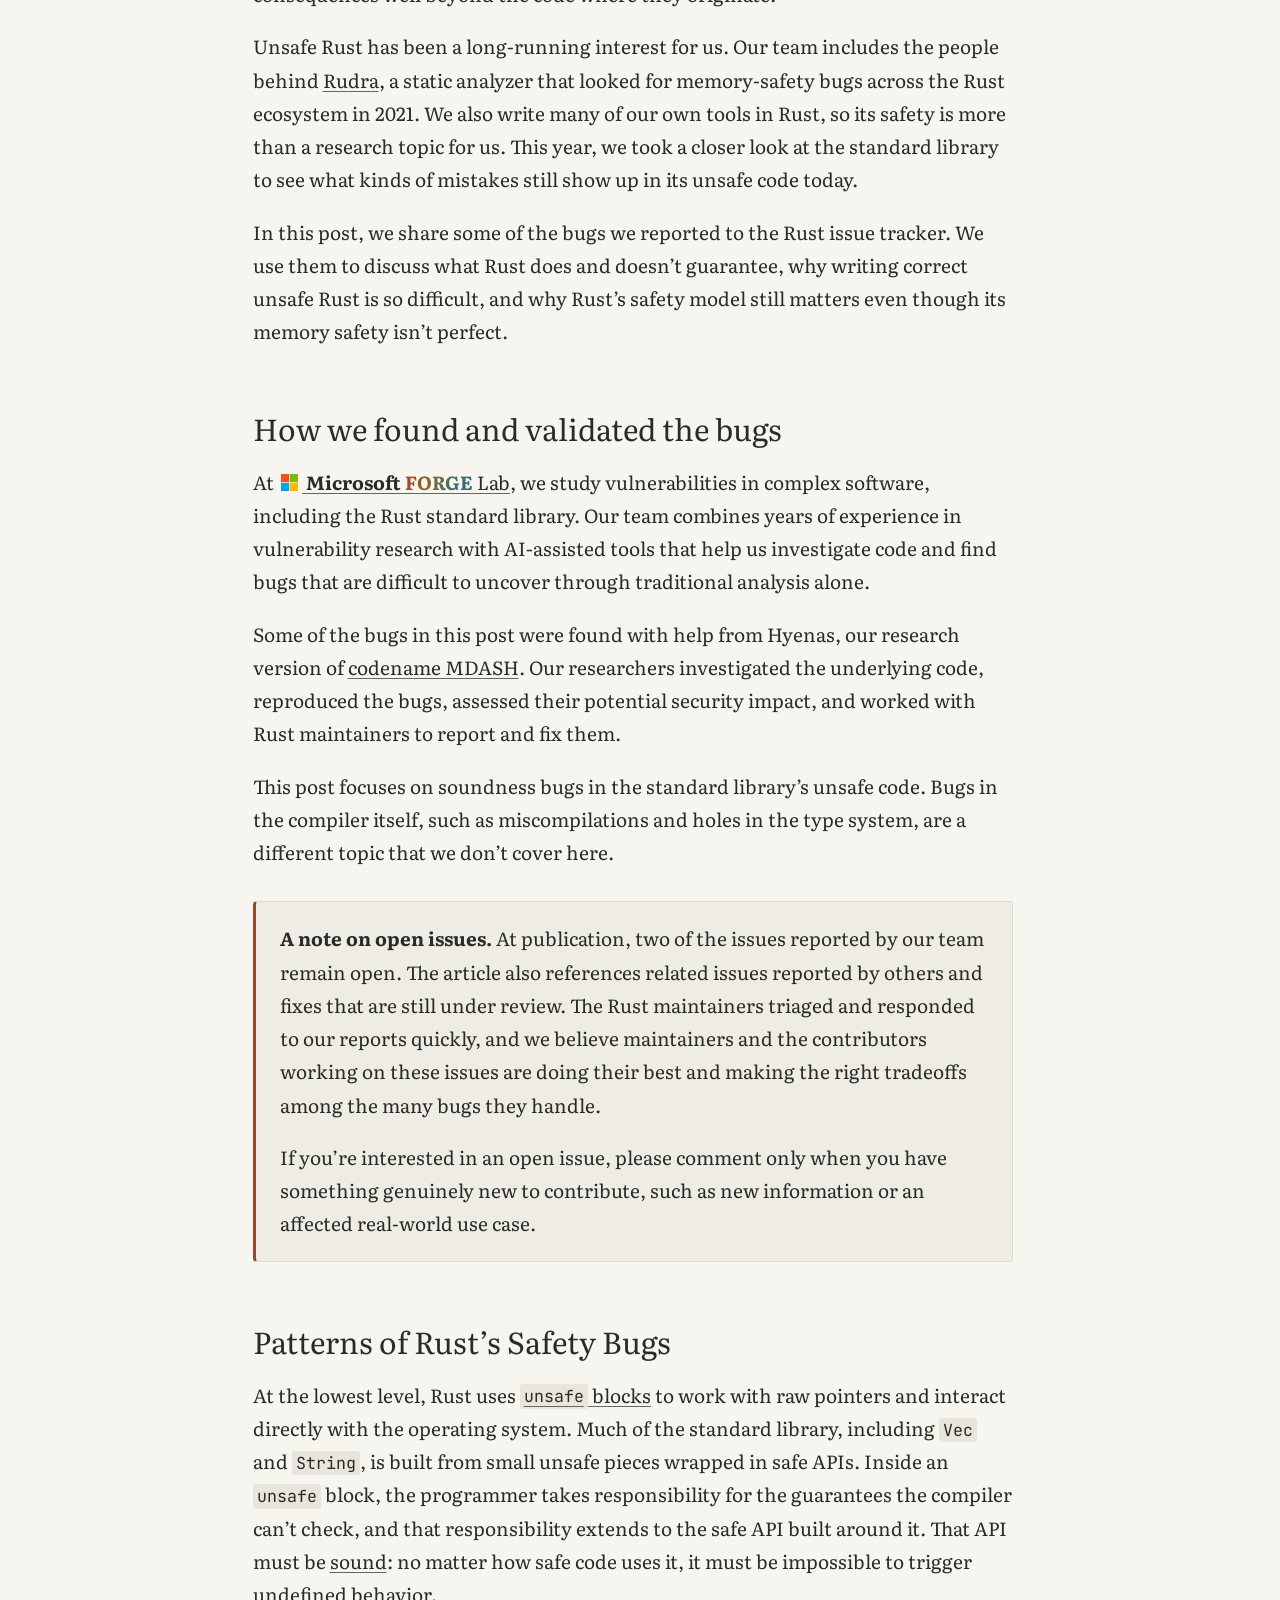
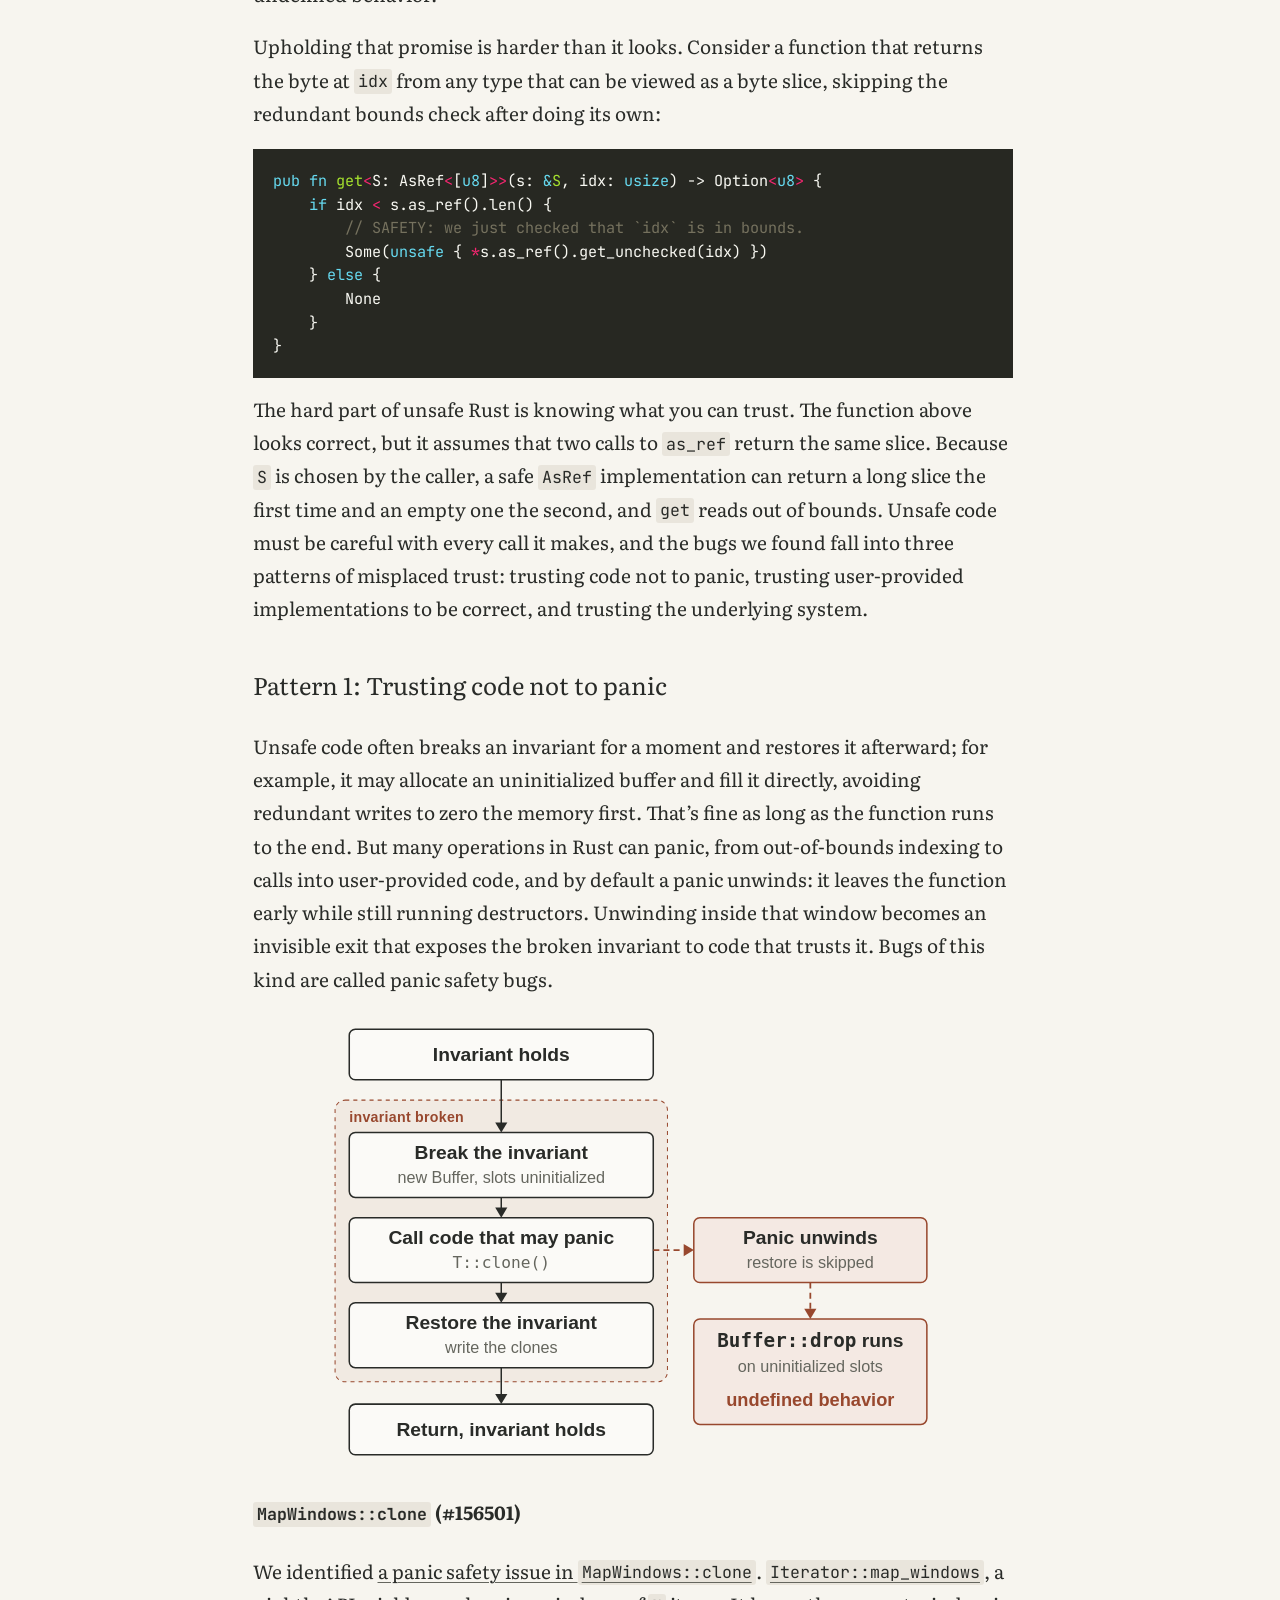
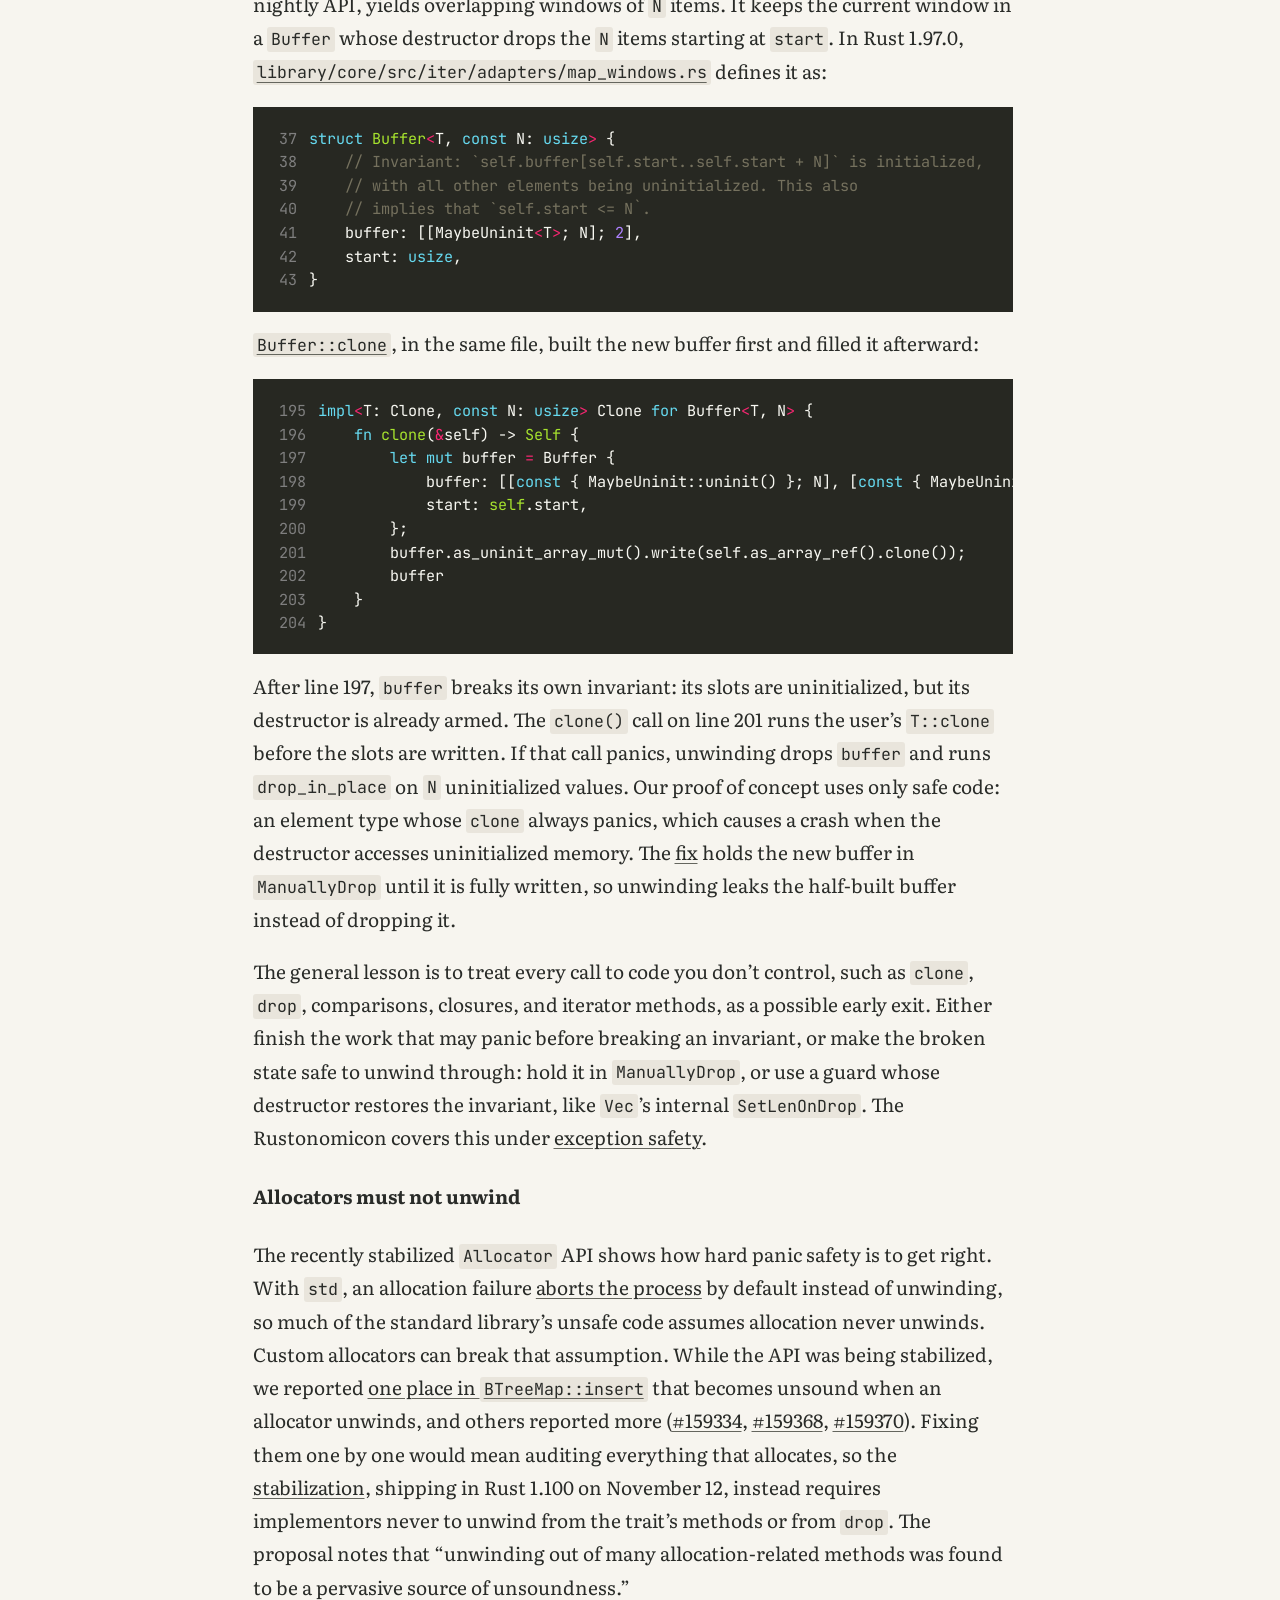
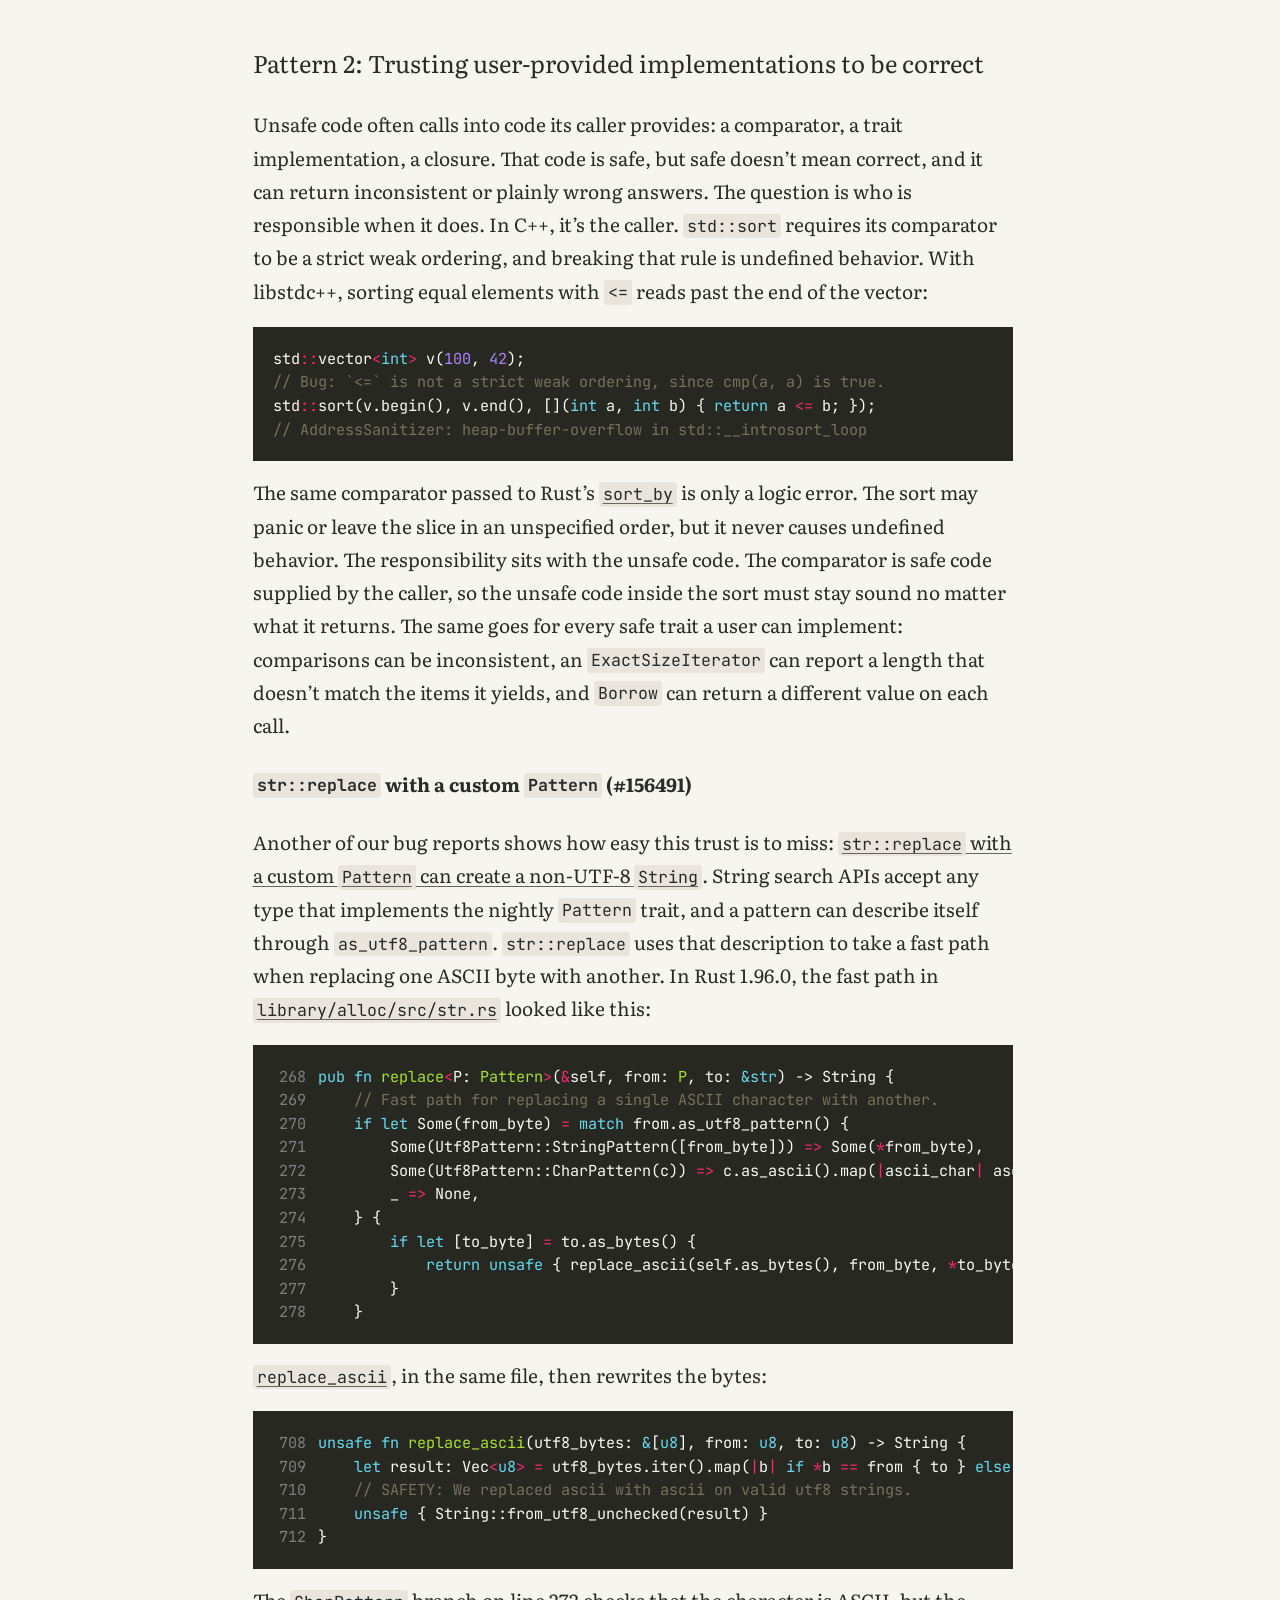
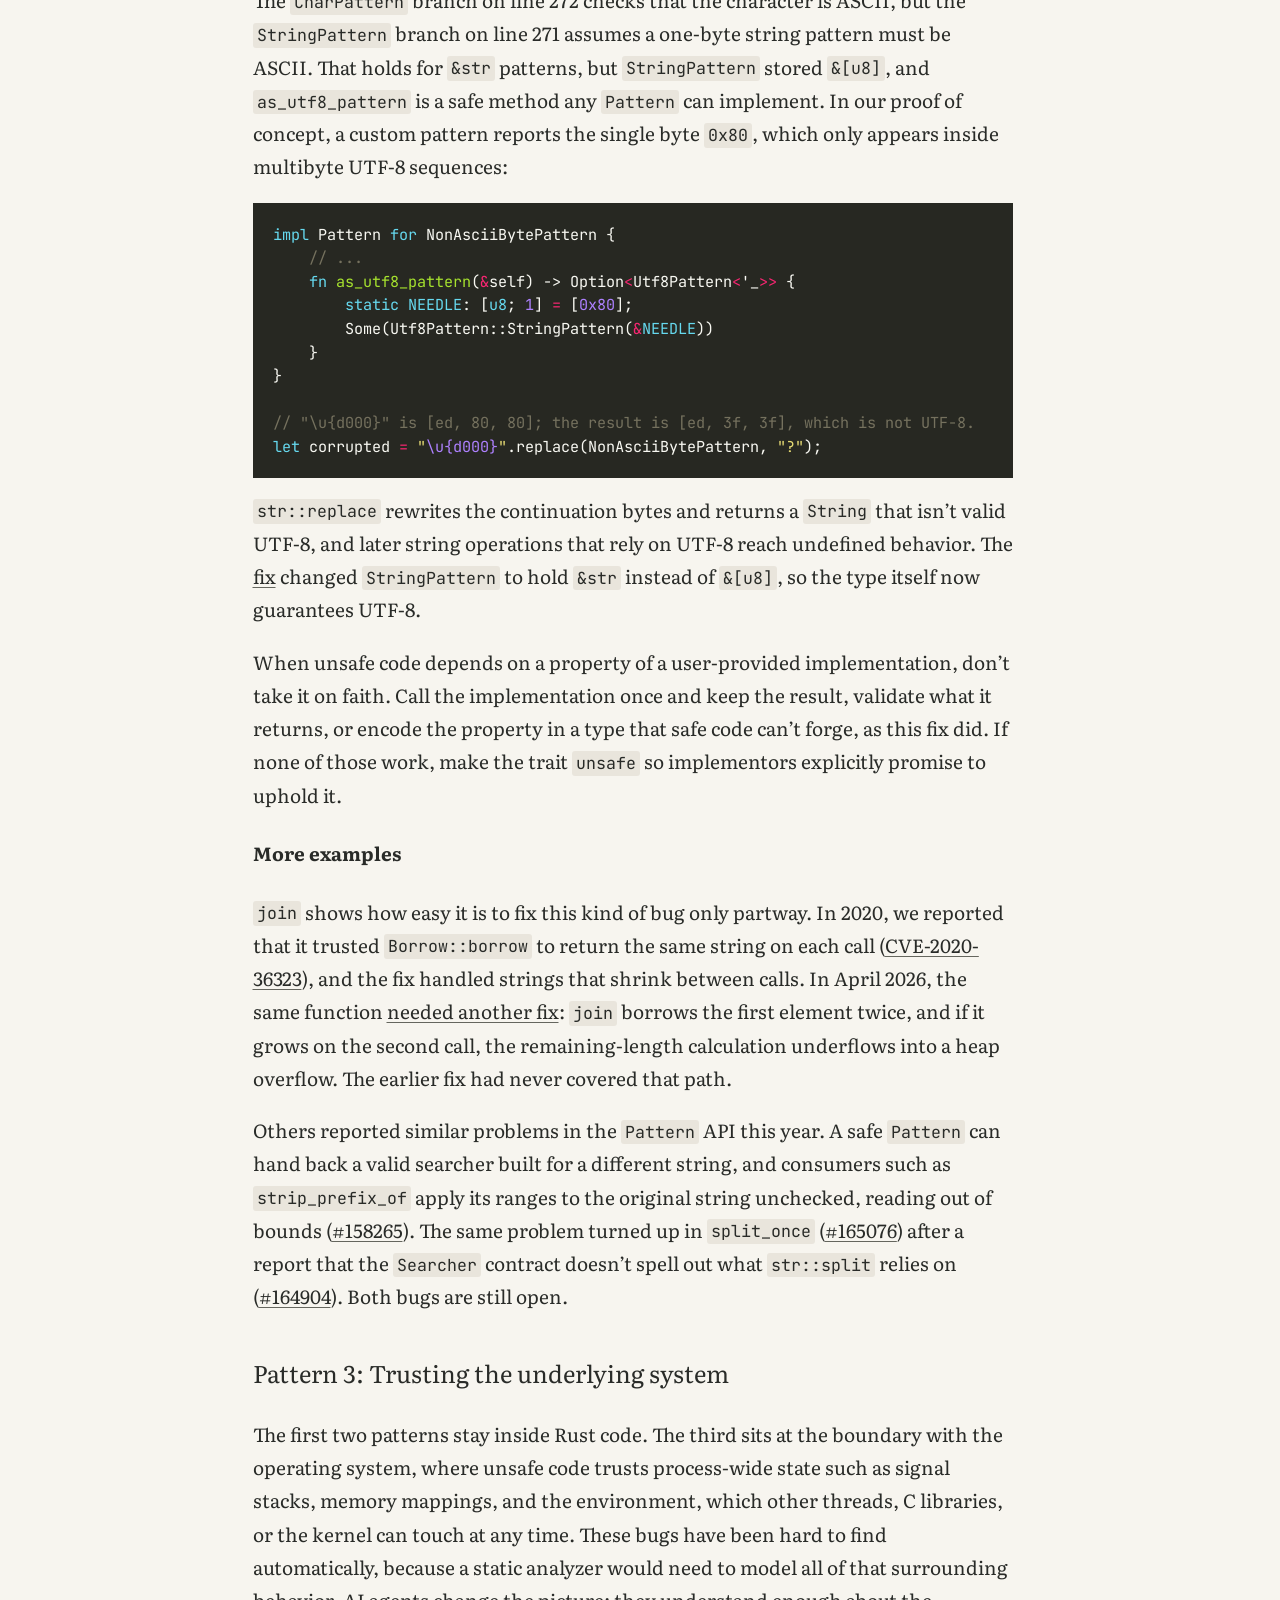
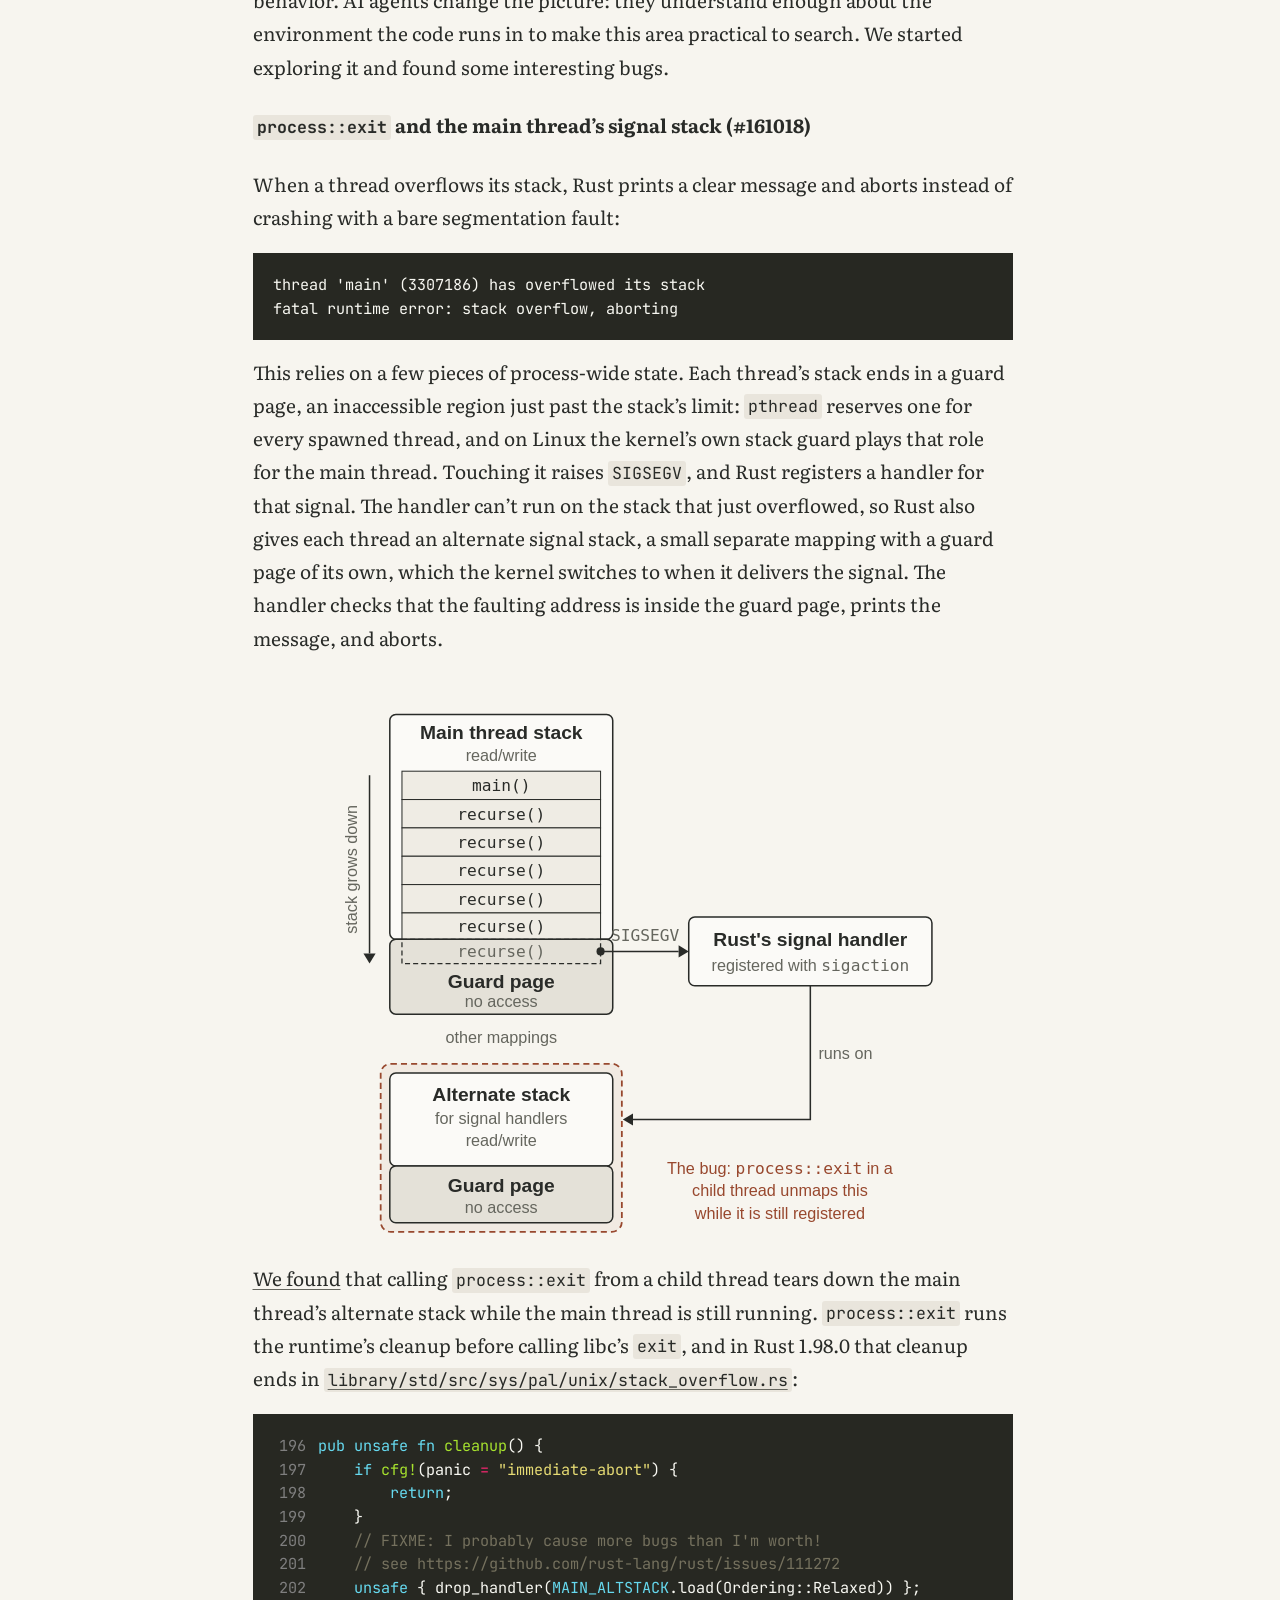
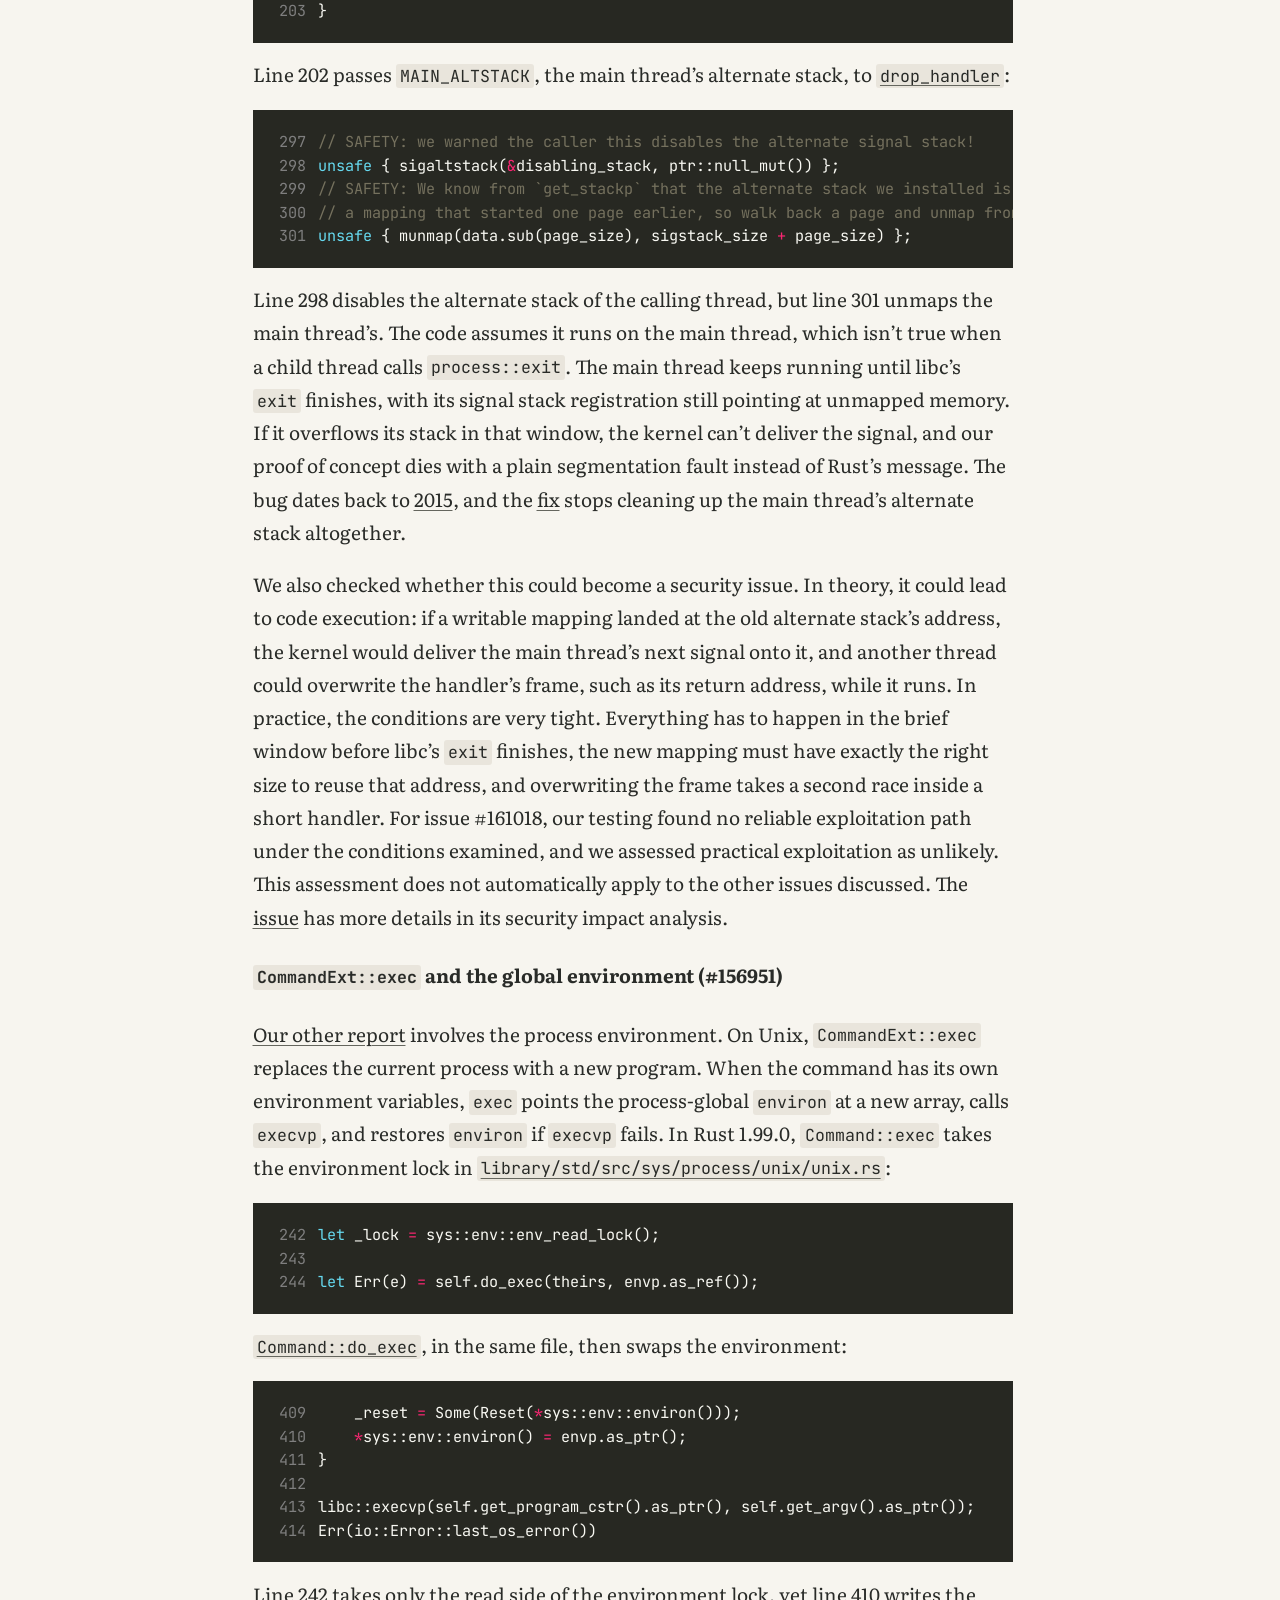
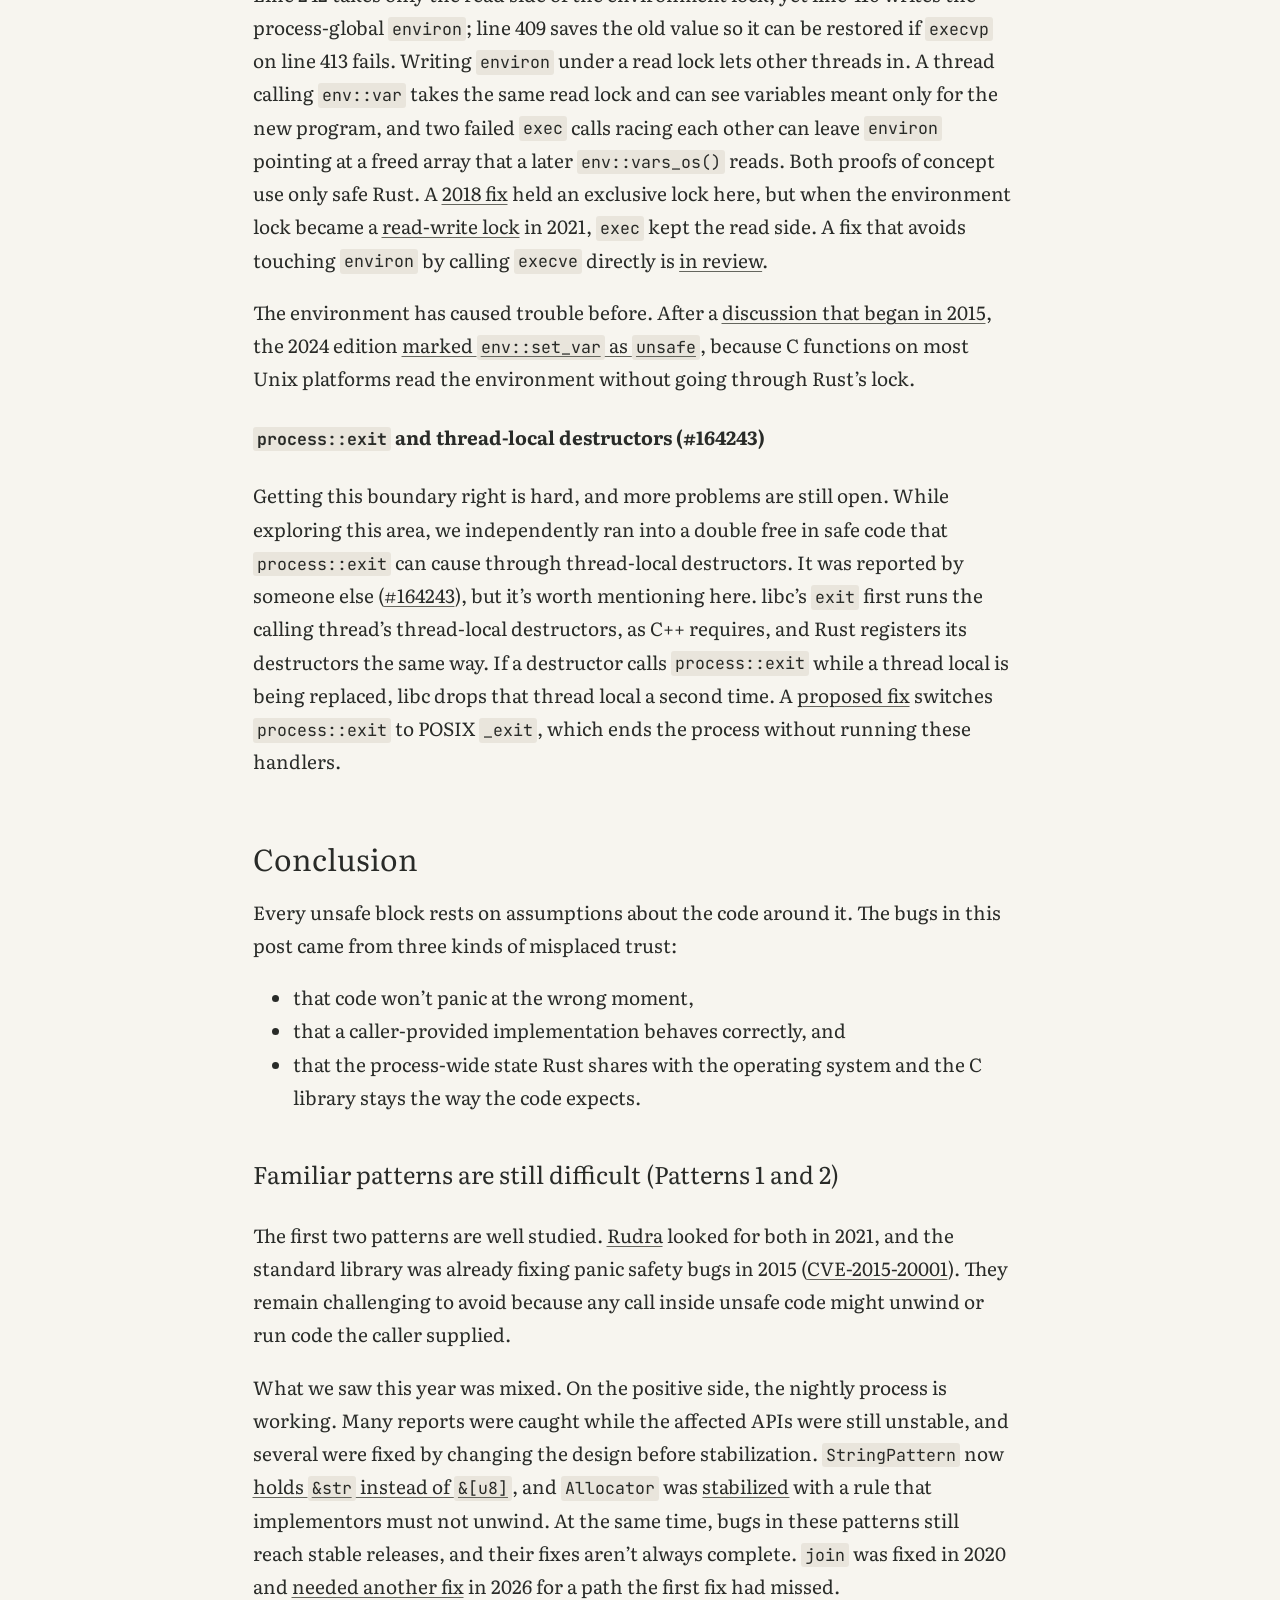
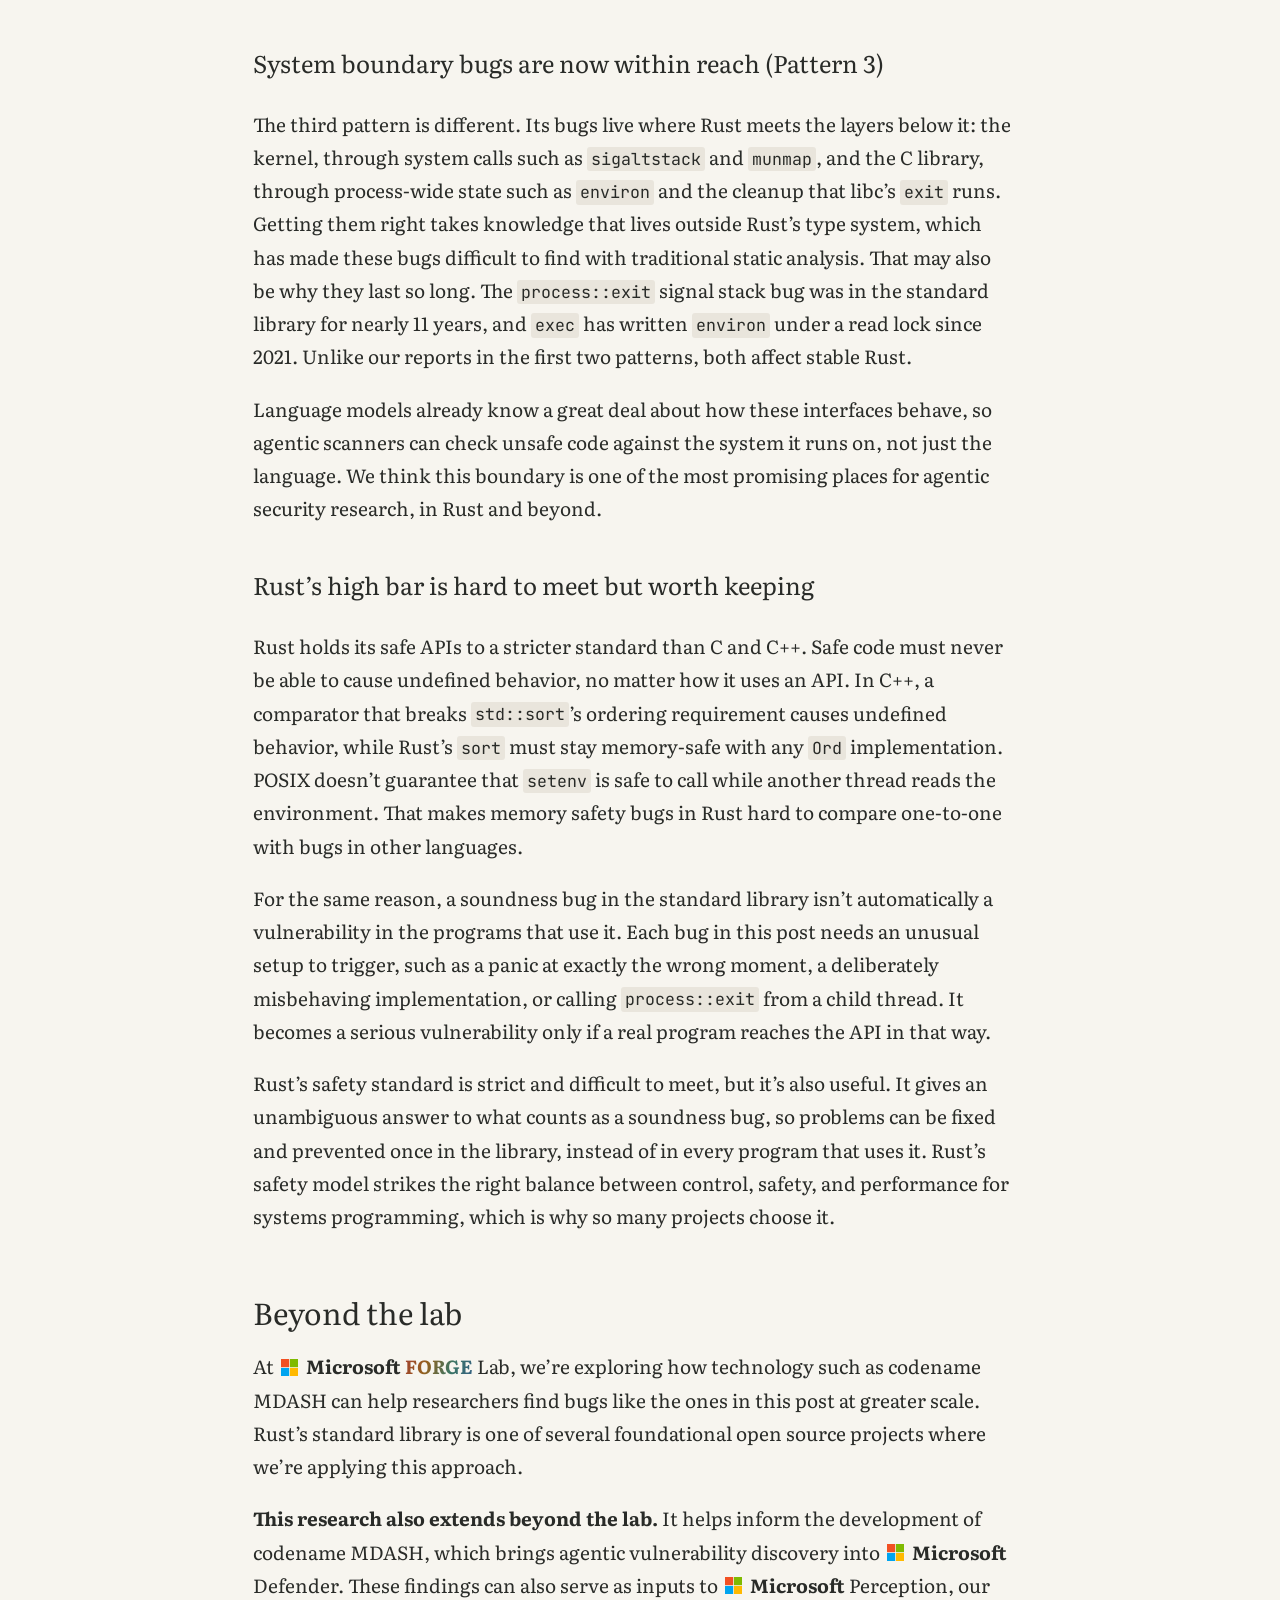
<file: posts/rust-std-memory-safety/index.html>
<!doctype html><html lang=en-us><head><meta charset=utf-8><meta name=viewport content="width=device-width,initial-scale=1"><title>Memory Safety Bugs in Rust Standard Library · FORGE Lab</title><meta name=description content="Knowing What You Trust: Three patterns behind memory safety bugs we found in Rust's standard library, and why Rust's safety model still matters even though it isn't perfect."><link rel=canonical href=https://forge-blog.github.io/posts/rust-std-memory-safety/><link rel=icon href=/favicon.ico sizes="16x16 32x32 48x48"><link rel=icon href=/favicon.svg type=image/svg+xml sizes=any><meta property="og:title" content="Memory Safety Bugs in Rust Standard Library"><meta property="og:description" content="Knowing What You Trust: Three patterns behind memory safety bugs we found in Rust's standard library, and why Rust's safety model still matters even though it isn't perfect."><meta property="og:type" content="article"><meta property="og:url" content="https://forge-blog.github.io/posts/rust-std-memory-safety/"><meta property="og:site_name" content="FORGE Lab"><meta property="og:image" content="https://forge-blog.github.io/images/forge.png"><meta property="og:image:type" content="image/png"><meta property="og:image:width" content="1200"><meta property="og:image:height" content="630"><meta property="og:image:alt" content="Colorful FORGE lettering beside an ink-and-wash painting of an artisan forging glowing metal."><meta name=twitter:card content="summary_large_image"><meta name=twitter:title content="Memory Safety Bugs in Rust Standard Library"><meta name=twitter:description content="Knowing What You Trust: Three patterns behind memory safety bugs we found in Rust's standard library, and why Rust's safety model still matters even though it isn't perfect."><meta name=twitter:image content="https://forge-blog.github.io/images/forge.png"><meta name=twitter:image:alt content="Colorful FORGE lettering beside an ink-and-wash painting of an artisan forging glowing metal."><link rel=alternate type=application/rss+xml title="FORGE Lab" href=https://forge-blog.github.io/index.xml><link rel=preload href=/fonts/literata-latin-opsz-normal.woff2 as=font type=font/woff2 crossorigin><link rel=stylesheet href=/css/main.min.e719fcb270c8fbf387863246123ef728acc0dc178778e21fab99704d76f88182.css integrity="sha256-5xn8snDI+/OHhjJGEj73KKzA3BeHeOIfq5lwTXb4gYI="><link rel=stylesheet href=/css/rust-inspection.min.52be5f4dbda0aba589d50b1db0c36067a0fbeb9fa79854824b826a0862fcd4f9.css integrity="sha256-Ur5fTb2gq6WJ1QsdsMNgZ6D765+nmFSCS4JqCGL81Pk="><script src=/js/rust-inspection.min.261faf107c1bbbbe590e1b9ef58df5e51eb5a11448c0eea852de6cd04f73e8d8.js integrity="sha256-Jh+vEHwbu75ZDhue9Y315R61oRRIwO6oUt5s0E9z6Ng=" defer></script></head><body><a class=skip-link href=#main>Skip to content</a><div class=site><header class=site-header><a class=wordmark href=/ aria-label="FORGE Lab home"><svg class="microsoft-logo" viewBox="0 0 23 23" width="23" height="23" aria-hidden="true" focusable="false"><path fill="#f25022" d="M0 0h11v11H0z"/><path fill="#7fba00" d="M12 0h11v11H12z"/><path fill="#00a4ef" d="M0 12h11v11H0z"/><path fill="#ffb900" d="M12 12h11v11H12z"/></svg>
FORGE<span> Lab</span></a><nav aria-label="Main navigation"><a href=/posts/ aria-current=page>Writing</a>
<a href=https://github.com/microsoft/forge-lab/blob/main/cve/cve.json aria-label="View CVE data on GitHub">CVE</a>
<a href=https://github.com/microsoft/forge-lab>GitHub <span aria-hidden=true>↗</span></a></nav></header><main id=main><article class=post data-slug=rust-std-memory-safety><header class="page-heading page-heading-with-artwork"><a class=back-link href=/posts/>← All writings</a><h1>Memory Safety Bugs in Rust Standard Library</h1><p class=post-meta>By <a href=https://github.com/qwaz>Yechan Bae</a>
<span aria-hidden=true>/ </span><time datetime=2026-11-09>November 9, 2026</time>
<span aria-hidden=true>/ </span>19 min read</p><figure class="post-artwork rust-inspection" data-rust-inspection><img class=rust-inspection-still src=/posts/rust-std-memory-safety/cover.webp width=1536 height=1024 alt="An artisan inspecting a hairline crack in a forged iron ring with a fine metal pick." draggable=false decoding=async><div class=rust-inspection-layers aria-hidden=true><img class=rust-inspection-base src=/posts/rust-std-memory-safety/cover-base.webp width=1536 height=1024 alt draggable=false decoding=async>
<svg class="rust-inspection-crack" viewBox="0 0 1536 1024" width="1536" height="1024" aria-hidden="true" focusable="false"><path data-crack-path="" d="M803 553l4-6 8-8 8-9 5-2 7-8 1-5 4-1 5-7 5-6 3-6 4-2 3-5 4-6 6-4 5-4 4-4 4-4" fill="none"/></svg>
<img class=rust-inspection-head src=/posts/rust-std-memory-safety/cover-head.webp width=1536 height=1024 alt draggable=false decoding=async>
<img class=rust-inspection-hand src=/posts/rust-std-memory-safety/cover-hand.webp width=1536 height=1024 alt draggable=false decoding=async></div></figure></header><aside class=toc aria-labelledby=toc-title><p class=toc-title id=toc-title>Contents</p><nav id=TableOfContents><ul><li><a href=#how-we-found-and-validated-the-bugs>How we found and validated the bugs</a></li><li><a href=#patterns-of-rusts-safety-bugs>Patterns of Rust&rsquo;s Safety Bugs</a><ul><li><a href=#pattern-1-trusting-code-not-to-panic>Pattern 1: Trusting code not to panic</a></li><li><a href=#pattern-2-trusting-user-provided-implementations-to-be-correct>Pattern 2: Trusting user-provided implementations to be correct</a></li><li><a href=#pattern-3-trusting-the-underlying-system>Pattern 3: Trusting the underlying system</a></li></ul></li><li><a href=#conclusion>Conclusion</a><ul><li><a href=#familiar-patterns-are-still-difficult-patterns-1-and-2>Familiar patterns are still difficult (Patterns 1 and 2)</a></li><li><a href=#system-boundary-bugs-are-now-within-reach-pattern-3>System boundary bugs are now within reach (Pattern 3)</a></li><li><a href=#rusts-high-bar-is-hard-to-meet-but-worth-keeping>Rust&rsquo;s high bar is hard to meet but worth keeping</a></li></ul></li><li><a href=#beyond-the-lab>Beyond the lab</a></li></ul></nav></aside><div class=prose><p>Microsoft&rsquo;s FORGE Lab found several memory safety issues in Rust&rsquo;s standard library (<code>std</code> and <code>core</code>), including cases where code written entirely in safe Rust can trigger undefined behavior. The research used Hyenas, FORGE&rsquo;s frontier research version of codename MDASH, an AI-powered vulnerability-scanning system. The findings reveal three recurring patterns of misplaced trust in unsafe code: trusting code not to panic, trusting user-provided implementations to be correct, and trusting the underlying system.</p><p>Rust&rsquo;s safety guarantees are precisely what make these findings interesting. Its rich type system and ownership model rule out whole classes of memory-safety issues, but much of the standard library relies on unsafe code underneath its safe APIs. When that code breaks its safety contract, even safe Rust can encounter behavior the language is designed to prevent.</p><p>Rust&rsquo;s memory-safety guarantees are increasingly important as the language
becomes part of software that billions of people rely on every day. Billions of
people are estimated to interact with Rust-based software or operating systems
daily, often without knowing it.
Microsoft made Rust a
<a href=https://rustfoundation.org/media/guest-post-rust-is-tier-1-language-at-microsoft/>Tier-1 internal language</a>
alongside C++, C#, and TypeScript, GitHub
<a href=https://github.blog/ai-and-ml/generative-ai/migrating-the-github-copilot-runtime-to-rust-using-copilot/>rewrote the Copilot agent runtime in Rust</a>,
and <a href=https://bun.com/blog/bun-in-rust>Bun</a>,
<a href=https://blog.google/security/rust-in-android-move-fast-fix-things/>Android</a>,
the <a href=https://lwn.net/Articles/1050174/>Linux kernel</a>, and
<a href=https://blog.cloudflare.com/20-percent-internet-upgrade/>Cloudflare</a> are
moving code to it as well. Much of this software relies on Rust&rsquo;s foundational
libraries, <code>core</code> and <code>std</code>, and the safety guarantees of the APIs they provide.
Bugs in those libraries can have consequences well beyond the code where they
originate.</p><p>Unsafe Rust has been a long-running interest for us. Our team includes the
people behind <a href=https://dl.acm.org/doi/10.1145/3477132.3483570>Rudra</a>, a static
analyzer that looked for memory-safety bugs across the Rust ecosystem in 2021.
We also write many of our own tools in Rust, so its safety is more than a
research topic for us. This year, we took a closer look at the standard library
to see what kinds of mistakes still show up in its unsafe code today.</p><p>In this post, we share some of the bugs we reported to the Rust issue tracker.
We use them to discuss what Rust does and doesn&rsquo;t guarantee, why writing correct
unsafe Rust is so difficult, and why Rust&rsquo;s safety model still matters even
though its memory safety isn&rsquo;t perfect.</p><h2 id=how-we-found-and-validated-the-bugs>How we found and validated the bugs</h2><p>At <a href=https://www.microsoft.com/en-us/security/blog/2026/10/07/3-lessons-from-frontier-ai-vulnerability-research/>Microsoft FORGE Lab</a>, we study vulnerabilities in complex software, including the Rust standard library. Our team combines years of experience in vulnerability research with AI-assisted tools that help us investigate code and find bugs that are difficult to uncover through traditional analysis alone.</p><p>Some of the bugs in this post were found with help from Hyenas, our research version of <a href=https://www.microsoft.com/en-us/security/blog/2026/05/12/defense-at-ai-speed-microsofts-new-multi-model-agentic-security-system-tops-leading-industry-benchmark/>codename MDASH</a>. Our researchers investigated the underlying code, reproduced the bugs, assessed their potential security impact, and worked with Rust maintainers to report and fix them.</p><p>This post focuses on soundness bugs in the standard library&rsquo;s unsafe code. Bugs in the compiler itself, such as miscompilations and holes in the type system, are a different topic that we don&rsquo;t cover here.</p><aside class=post-note><p><strong>A note on open issues.</strong> At publication, two of the issues reported by our team
remain open. The article also references related issues reported by others and
fixes that are still under review. The Rust maintainers triaged and responded to
our reports quickly, and we believe maintainers
and the contributors working on these issues are doing their best and making
the right tradeoffs among the many bugs they handle.</p><p>If you&rsquo;re interested in an open issue, please comment only when you have
something genuinely new to contribute, such as new information or an affected
real-world use case.</p></aside><h2 id=patterns-of-rusts-safety-bugs>Patterns of Rust&rsquo;s Safety Bugs</h2><p>At the lowest level, Rust uses
<a href=https://doc.rust-lang.org/book/ch20-01-unsafe-rust.html><code>unsafe</code> blocks</a> to
work with raw pointers and interact directly with the operating system.
Much of the standard library, including <code>Vec</code> and <code>String</code>,
is built from small unsafe pieces wrapped in safe APIs.
Inside an <code>unsafe</code> block, the programmer takes responsibility for the guarantees
the compiler can&rsquo;t check, and that responsibility extends to the safe API built
around it. That API must be
<a href=https://doc.rust-lang.org/nomicon/safe-unsafe-meaning.html>sound</a>: no matter
how safe code uses it, it must be impossible to trigger undefined behavior.</p><p>Upholding that promise is harder than it looks. Consider a function that returns
the byte at <code>idx</code> from any type that can be viewed as a byte slice, skipping the
redundant bounds check after doing its own:</p><div class=highlight><pre tabindex=0 style=color:#f8f8f2;background-color:#272822;-moz-tab-size:4;-o-tab-size:4;tab-size:4;-webkit-text-size-adjust:none><code class=language-rust data-lang=rust><span style=display:flex><span><span style=color:#66d9ef>pub</span> <span style=color:#66d9ef>fn</span> <span style=color:#a6e22e>get</span><span style=color:#f92672>&lt;</span>S: AsRef<span style=color:#f92672>&lt;</span>[<span style=color:#66d9ef>u8</span>]<span style=color:#f92672>&gt;&gt;</span>(s: <span style=color:#66d9ef>&amp;</span><span style=color:#a6e22e>S</span>, idx: <span style=color:#66d9ef>usize</span>) -&gt; Option<span style=color:#f92672>&lt;</span><span style=color:#66d9ef>u8</span><span style=color:#f92672>&gt;</span> {
</span></span><span style=display:flex><span>    <span style=color:#66d9ef>if</span> idx <span style=color:#f92672>&lt;</span> s.as_ref().len() {
</span></span><span style=display:flex><span>        <span style=color:#75715e>// SAFETY: we just checked that `idx` is in bounds.
</span></span></span><span style=display:flex><span>        Some(<span style=color:#66d9ef>unsafe</span> { <span style=color:#f92672>*</span>s.as_ref().get_unchecked(idx) })
</span></span><span style=display:flex><span>    } <span style=color:#66d9ef>else</span> {
</span></span><span style=display:flex><span>        None
</span></span><span style=display:flex><span>    }
</span></span><span style=display:flex><span>}
</span></span></code></pre></div><p>The hard part of unsafe Rust is knowing what you can trust. The function above
looks correct, but it assumes that two calls to <code>as_ref</code> return the same slice.
Because <code>S</code> is chosen by the caller, a safe <code>AsRef</code>
implementation can return a long slice the first time and an empty one the
second, and <code>get</code> reads out of bounds. Unsafe code must be careful with every
call it makes, and the bugs we found fall into three patterns of misplaced
trust: trusting code not to panic, trusting user-provided implementations to be
correct, and trusting the underlying system.</p><h3 id=pattern-1-trusting-code-not-to-panic>Pattern 1: Trusting code not to panic</h3><p>Unsafe code often breaks an invariant for a moment and restores it afterward;
for example, it may allocate an uninitialized buffer and fill it directly,
avoiding redundant writes to zero the memory first. That&rsquo;s fine as long as the
function runs to the end. But many operations in Rust can panic,
from out-of-bounds indexing to calls into user-provided code, and by default a
panic unwinds: it leaves the function early while still running destructors.
Unwinding inside that window becomes an invisible exit that exposes the broken
invariant to code that trusts it. Bugs of this kind are called panic safety
bugs.</p><p><img src=panic-safety.svg alt="Flow diagram: a function breaks an invariant, calls code that may panic, and restores the invariant before returning. If the call panics, unwinding skips the restore step and runs a destructor on the broken state, causing undefined behavior."></p><h4 id=mapwindowsclone-156501><code>MapWindows::clone</code> (#156501)</h4><p>We identified
<a href=https://github.com/rust-lang/rust/issues/156501>a panic safety issue in <code>MapWindows::clone</code></a>.
<a href=https://doc.rust-lang.org/nightly/std/iter/trait.Iterator.html#method.map_windows><code>Iterator::map_windows</code></a>,
a nightly API, yields overlapping windows of <code>N</code> items. It keeps the current
window in a <code>Buffer</code> whose destructor drops the <code>N</code> items starting at <code>start</code>.
In Rust 1.97.0,
<a href=https://github.com/rust-lang/rust/blob/1.97.0/library/core/src/iter/adapters/map_windows.rs#L37-L43><code>library/core/src/iter/adapters/map_windows.rs</code></a>
defines it as:</p><div class=highlight><pre tabindex=0 style=color:#f8f8f2;background-color:#272822;-moz-tab-size:4;-o-tab-size:4;tab-size:4;-webkit-text-size-adjust:none><code class=language-rust data-lang=rust><span style=display:flex><span style="white-space:pre;-webkit-user-select:none;user-select:none;margin-right:.4em;padding:0 .4em;color:#7f7f7f">37</span><span><span style=color:#66d9ef>struct</span> <span style=color:#a6e22e>Buffer</span><span style=color:#f92672>&lt;</span>T, <span style=color:#66d9ef>const</span> N: <span style=color:#66d9ef>usize</span><span style=color:#f92672>&gt;</span> {
</span></span><span style=display:flex><span style="white-space:pre;-webkit-user-select:none;user-select:none;margin-right:.4em;padding:0 .4em;color:#7f7f7f">38</span><span>    <span style=color:#75715e>// Invariant: `self.buffer[self.start..self.start + N]` is initialized,
</span></span></span><span style=display:flex><span style="white-space:pre;-webkit-user-select:none;user-select:none;margin-right:.4em;padding:0 .4em;color:#7f7f7f">39</span><span>    <span style=color:#75715e>// with all other elements being uninitialized. This also
</span></span></span><span style=display:flex><span style="white-space:pre;-webkit-user-select:none;user-select:none;margin-right:.4em;padding:0 .4em;color:#7f7f7f">40</span><span>    <span style=color:#75715e>// implies that `self.start &lt;= N`.
</span></span></span><span style=display:flex><span style="white-space:pre;-webkit-user-select:none;user-select:none;margin-right:.4em;padding:0 .4em;color:#7f7f7f">41</span><span>    buffer: [[MaybeUninit<span style=color:#f92672>&lt;</span>T<span style=color:#f92672>&gt;</span>; N]; <span style=color:#ae81ff>2</span>],
</span></span><span style=display:flex><span style="white-space:pre;-webkit-user-select:none;user-select:none;margin-right:.4em;padding:0 .4em;color:#7f7f7f">42</span><span>    start: <span style=color:#66d9ef>usize</span>,
</span></span><span style=display:flex><span style="white-space:pre;-webkit-user-select:none;user-select:none;margin-right:.4em;padding:0 .4em;color:#7f7f7f">43</span><span>}
</span></span></code></pre></div><p><a href=https://github.com/rust-lang/rust/blob/1.97.0/library/core/src/iter/adapters/map_windows.rs#L195-L203><code>Buffer::clone</code></a>,
in the same file, built the new buffer first and filled it afterward:</p><div class=highlight><pre tabindex=0 style=color:#f8f8f2;background-color:#272822;-moz-tab-size:4;-o-tab-size:4;tab-size:4;-webkit-text-size-adjust:none><code class=language-rust data-lang=rust><span style=display:flex><span style="white-space:pre;-webkit-user-select:none;user-select:none;margin-right:.4em;padding:0 .4em;color:#7f7f7f">195</span><span><span style=color:#66d9ef>impl</span><span style=color:#f92672>&lt;</span>T: Clone, <span style=color:#66d9ef>const</span> N: <span style=color:#66d9ef>usize</span><span style=color:#f92672>&gt;</span> Clone <span style=color:#66d9ef>for</span> Buffer<span style=color:#f92672>&lt;</span>T, N<span style=color:#f92672>&gt;</span> {
</span></span><span style=display:flex><span style="white-space:pre;-webkit-user-select:none;user-select:none;margin-right:.4em;padding:0 .4em;color:#7f7f7f">196</span><span>    <span style=color:#66d9ef>fn</span> <span style=color:#a6e22e>clone</span>(<span style=color:#f92672>&amp;</span>self) -&gt; <span style=color:#a6e22e>Self</span> {
</span></span><span style=display:flex><span style="white-space:pre;-webkit-user-select:none;user-select:none;margin-right:.4em;padding:0 .4em;color:#7f7f7f">197</span><span>        <span style=color:#66d9ef>let</span> <span style=color:#66d9ef>mut</span> buffer <span style=color:#f92672>=</span> Buffer {
</span></span><span style=display:flex><span style="white-space:pre;-webkit-user-select:none;user-select:none;margin-right:.4em;padding:0 .4em;color:#7f7f7f">198</span><span>            buffer: [[<span style=color:#66d9ef>const</span> { MaybeUninit::uninit() }; N], [<span style=color:#66d9ef>const</span> { MaybeUninit::uninit() }; N]],
</span></span><span style=display:flex><span style="white-space:pre;-webkit-user-select:none;user-select:none;margin-right:.4em;padding:0 .4em;color:#7f7f7f">199</span><span>            start: <span style=color:#a6e22e>self</span>.start,
</span></span><span style=display:flex><span style="white-space:pre;-webkit-user-select:none;user-select:none;margin-right:.4em;padding:0 .4em;color:#7f7f7f">200</span><span>        };
</span></span><span style=display:flex><span style="white-space:pre;-webkit-user-select:none;user-select:none;margin-right:.4em;padding:0 .4em;color:#7f7f7f">201</span><span>        buffer.as_uninit_array_mut().write(self.as_array_ref().clone());
</span></span><span style=display:flex><span style="white-space:pre;-webkit-user-select:none;user-select:none;margin-right:.4em;padding:0 .4em;color:#7f7f7f">202</span><span>        buffer
</span></span><span style=display:flex><span style="white-space:pre;-webkit-user-select:none;user-select:none;margin-right:.4em;padding:0 .4em;color:#7f7f7f">203</span><span>    }
</span></span><span style=display:flex><span style="white-space:pre;-webkit-user-select:none;user-select:none;margin-right:.4em;padding:0 .4em;color:#7f7f7f">204</span><span>}
</span></span></code></pre></div><p>After line 197, <code>buffer</code> breaks its own invariant: its slots are uninitialized,
but its destructor is already armed. The <code>clone()</code> call on line 201 runs the
user&rsquo;s <code>T::clone</code> before the slots are written. If that call panics, unwinding
drops <code>buffer</code> and runs <code>drop_in_place</code> on <code>N</code> uninitialized values. Our proof of
concept uses only safe code: an element type whose <code>clone</code> always panics, which causes
a crash when the destructor accesses uninitialized memory. The
<a href=https://github.com/rust-lang/rust/commit/4a647a5084fa9100cb506185fa9ee9ed454374ab>fix</a>
holds the new buffer in <code>ManuallyDrop</code> until it is fully written, so unwinding
leaks the half-built buffer instead of dropping it.</p><p>The general lesson is to treat every call to code you don&rsquo;t control, such as
<code>clone</code>, <code>drop</code>, comparisons, closures, and iterator methods, as a possible early
exit. Either finish the work that may panic before breaking an invariant, or
make the broken state safe to unwind through: hold it in <code>ManuallyDrop</code>, or use
a guard whose destructor restores the invariant, like <code>Vec</code>&rsquo;s internal
<code>SetLenOnDrop</code>. The Rustonomicon covers this under
<a href=https://doc.rust-lang.org/nomicon/exception-safety.html>exception safety</a>.</p><h4 id=allocators-must-not-unwind>Allocators must not unwind</h4><p>The recently stabilized <code>Allocator</code> API shows how hard panic safety is to get
right. With <code>std</code>, an allocation failure
<a href=https://doc.rust-lang.org/std/alloc/fn.handle_alloc_error.html>aborts the process</a>
by default instead of unwinding, so much of the standard library&rsquo;s unsafe code
assumes allocation never unwinds. Custom allocators can break that assumption.
While the API was being stabilized, we reported
<a href=https://github.com/rust-lang/rust/issues/156490>one place in <code>BTreeMap::insert</code></a>
that becomes unsound when an allocator unwinds, and others reported more
(<a href=https://github.com/rust-lang/rust/issues/159334>#159334</a>,
<a href=https://github.com/rust-lang/rust/issues/159368>#159368</a>,
<a href=https://github.com/rust-lang/rust/issues/159370>#159370</a>). Fixing them one by
one would mean auditing everything that allocates, so the
<a href=https://github.com/rust-lang/rust/pull/156882>stabilization</a>, shipping in
Rust 1.100 on November 12, instead requires implementors never to unwind from
the trait&rsquo;s methods or from <code>drop</code>. The proposal notes that &ldquo;unwinding out of
many allocation-related methods was found to be a pervasive source of
unsoundness.&rdquo;</p><h3 id=pattern-2-trusting-user-provided-implementations-to-be-correct>Pattern 2: Trusting user-provided implementations to be correct</h3><p>Unsafe code often calls into code its caller provides: a comparator, a trait
implementation, a closure. That code is safe, but safe doesn&rsquo;t mean correct, and
it can return inconsistent or plainly wrong answers. The question is who is
responsible when it does. In C++, it&rsquo;s the caller. <code>std::sort</code> requires its
comparator to be a strict weak ordering, and breaking that rule is undefined
behavior. With libstdc++, sorting equal elements with <code>&lt;=</code> reads past the end of
the vector:</p><div class=highlight><pre tabindex=0 style=color:#f8f8f2;background-color:#272822;-moz-tab-size:4;-o-tab-size:4;tab-size:4;-webkit-text-size-adjust:none><code class=language-cpp data-lang=cpp><span style=display:flex><span>std<span style=color:#f92672>::</span>vector<span style=color:#f92672>&lt;</span><span style=color:#66d9ef>int</span><span style=color:#f92672>&gt;</span> v(<span style=color:#ae81ff>100</span>, <span style=color:#ae81ff>42</span>);
</span></span><span style=display:flex><span><span style=color:#75715e>// Bug: `&lt;=` is not a strict weak ordering, since cmp(a, a) is true.
</span></span></span><span style=display:flex><span>std<span style=color:#f92672>::</span>sort(v.begin(), v.end(), [](<span style=color:#66d9ef>int</span> a, <span style=color:#66d9ef>int</span> b) { <span style=color:#66d9ef>return</span> a <span style=color:#f92672>&lt;=</span> b; });
</span></span><span style=display:flex><span><span style=color:#75715e>// AddressSanitizer: heap-buffer-overflow in std::__introsort_loop
</span></span></span></code></pre></div><p>The same comparator passed to Rust&rsquo;s
<a href=https://doc.rust-lang.org/std/primitive.slice.html#method.sort_by><code>sort_by</code></a>
is only a logic error. The sort may panic or leave the slice in an unspecified
order, but it never causes undefined behavior. The responsibility sits with the
unsafe code. The comparator is safe code supplied by the caller, so the unsafe
code inside the sort must stay sound no matter what it returns. The same goes for every safe
trait a user can implement: comparisons can be inconsistent, an
<code>ExactSizeIterator</code> can report a length that doesn&rsquo;t match the items it yields,
and <code>Borrow</code> can return a different value on each call.</p><h4 id=strreplace-with-a-custom-pattern-156491><code>str::replace</code> with a custom <code>Pattern</code> (#156491)</h4><p>Another of our bug reports shows how easy this trust is to miss:
<a href=https://github.com/rust-lang/rust/issues/156491><code>str::replace</code> with a custom <code>Pattern</code> can create a non-UTF-8 <code>String</code></a>.
String search APIs accept any type that implements the nightly <code>Pattern</code> trait,
and a pattern can describe itself through <code>as_utf8_pattern</code>. <code>str::replace</code> uses
that description to take a fast path when replacing one ASCII byte with another.
In Rust 1.96.0, the fast path in
<a href=https://github.com/rust-lang/rust/blob/1.96.0/library/alloc/src/str.rs#L268-L278><code>library/alloc/src/str.rs</code></a>
looked like this:</p><div class=highlight><pre tabindex=0 style=color:#f8f8f2;background-color:#272822;-moz-tab-size:4;-o-tab-size:4;tab-size:4;-webkit-text-size-adjust:none><code class=language-rust data-lang=rust><span style=display:flex><span style="white-space:pre;-webkit-user-select:none;user-select:none;margin-right:.4em;padding:0 .4em;color:#7f7f7f">268</span><span><span style=color:#66d9ef>pub</span> <span style=color:#66d9ef>fn</span> <span style=color:#a6e22e>replace</span><span style=color:#f92672>&lt;</span>P: <span style=color:#a6e22e>Pattern</span><span style=color:#f92672>&gt;</span>(<span style=color:#f92672>&amp;</span>self, from: <span style=color:#a6e22e>P</span>, to: <span style=color:#66d9ef>&amp;</span><span style=color:#66d9ef>str</span>) -&gt; String {
</span></span><span style=display:flex><span style="white-space:pre;-webkit-user-select:none;user-select:none;margin-right:.4em;padding:0 .4em;color:#7f7f7f">269</span><span>    <span style=color:#75715e>// Fast path for replacing a single ASCII character with another.
</span></span></span><span style=display:flex><span style="white-space:pre;-webkit-user-select:none;user-select:none;margin-right:.4em;padding:0 .4em;color:#7f7f7f">270</span><span>    <span style=color:#66d9ef>if</span> <span style=color:#66d9ef>let</span> Some(from_byte) <span style=color:#f92672>=</span> <span style=color:#66d9ef>match</span> from.as_utf8_pattern() {
</span></span><span style=display:flex><span style="white-space:pre;-webkit-user-select:none;user-select:none;margin-right:.4em;padding:0 .4em;color:#7f7f7f">271</span><span>        Some(Utf8Pattern::StringPattern([from_byte])) <span style=color:#f92672>=&gt;</span> Some(<span style=color:#f92672>*</span>from_byte),
</span></span><span style=display:flex><span style="white-space:pre;-webkit-user-select:none;user-select:none;margin-right:.4em;padding:0 .4em;color:#7f7f7f">272</span><span>        Some(Utf8Pattern::CharPattern(c)) <span style=color:#f92672>=&gt;</span> c.as_ascii().map(<span style=color:#f92672>|</span>ascii_char<span style=color:#f92672>|</span> ascii_char.to_u8()),
</span></span><span style=display:flex><span style="white-space:pre;-webkit-user-select:none;user-select:none;margin-right:.4em;padding:0 .4em;color:#7f7f7f">273</span><span>        _ <span style=color:#f92672>=&gt;</span> None,
</span></span><span style=display:flex><span style="white-space:pre;-webkit-user-select:none;user-select:none;margin-right:.4em;padding:0 .4em;color:#7f7f7f">274</span><span>    } {
</span></span><span style=display:flex><span style="white-space:pre;-webkit-user-select:none;user-select:none;margin-right:.4em;padding:0 .4em;color:#7f7f7f">275</span><span>        <span style=color:#66d9ef>if</span> <span style=color:#66d9ef>let</span> [to_byte] <span style=color:#f92672>=</span> to.as_bytes() {
</span></span><span style=display:flex><span style="white-space:pre;-webkit-user-select:none;user-select:none;margin-right:.4em;padding:0 .4em;color:#7f7f7f">276</span><span>            <span style=color:#66d9ef>return</span> <span style=color:#66d9ef>unsafe</span> { replace_ascii(self.as_bytes(), from_byte, <span style=color:#f92672>*</span>to_byte) };
</span></span><span style=display:flex><span style="white-space:pre;-webkit-user-select:none;user-select:none;margin-right:.4em;padding:0 .4em;color:#7f7f7f">277</span><span>        }
</span></span><span style=display:flex><span style="white-space:pre;-webkit-user-select:none;user-select:none;margin-right:.4em;padding:0 .4em;color:#7f7f7f">278</span><span>    }
</span></span></code></pre></div><p><a href=https://github.com/rust-lang/rust/blob/1.96.0/library/alloc/src/str.rs#L708-L712><code>replace_ascii</code></a>,
in the same file, then rewrites the bytes:</p><div class=highlight><pre tabindex=0 style=color:#f8f8f2;background-color:#272822;-moz-tab-size:4;-o-tab-size:4;tab-size:4;-webkit-text-size-adjust:none><code class=language-rust data-lang=rust><span style=display:flex><span style="white-space:pre;-webkit-user-select:none;user-select:none;margin-right:.4em;padding:0 .4em;color:#7f7f7f">708</span><span><span style=color:#66d9ef>unsafe</span> <span style=color:#66d9ef>fn</span> <span style=color:#a6e22e>replace_ascii</span>(utf8_bytes: <span style=color:#66d9ef>&amp;</span>[<span style=color:#66d9ef>u8</span>], from: <span style=color:#66d9ef>u8</span>, to: <span style=color:#66d9ef>u8</span>) -&gt; String {
</span></span><span style=display:flex><span style="white-space:pre;-webkit-user-select:none;user-select:none;margin-right:.4em;padding:0 .4em;color:#7f7f7f">709</span><span>    <span style=color:#66d9ef>let</span> result: Vec<span style=color:#f92672>&lt;</span><span style=color:#66d9ef>u8</span><span style=color:#f92672>&gt;</span> <span style=color:#f92672>=</span> utf8_bytes.iter().map(<span style=color:#f92672>|</span>b<span style=color:#f92672>|</span> <span style=color:#66d9ef>if</span> <span style=color:#f92672>*</span>b <span style=color:#f92672>==</span> from { to } <span style=color:#66d9ef>else</span> { <span style=color:#f92672>*</span>b }).collect();
</span></span><span style=display:flex><span style="white-space:pre;-webkit-user-select:none;user-select:none;margin-right:.4em;padding:0 .4em;color:#7f7f7f">710</span><span>    <span style=color:#75715e>// SAFETY: We replaced ascii with ascii on valid utf8 strings.
</span></span></span><span style=display:flex><span style="white-space:pre;-webkit-user-select:none;user-select:none;margin-right:.4em;padding:0 .4em;color:#7f7f7f">711</span><span>    <span style=color:#66d9ef>unsafe</span> { String::from_utf8_unchecked(result) }
</span></span><span style=display:flex><span style="white-space:pre;-webkit-user-select:none;user-select:none;margin-right:.4em;padding:0 .4em;color:#7f7f7f">712</span><span>}
</span></span></code></pre></div><p>The <code>CharPattern</code> branch on line 272 checks that the character is ASCII, but the
<code>StringPattern</code> branch on line 271 assumes a one-byte string pattern must be
ASCII. That holds for <code>&amp;str</code> patterns, but <code>StringPattern</code> stored <code>&[u8]</code>, and
<code>as_utf8_pattern</code> is a safe method any <code>Pattern</code> can implement. In our proof of
concept, a custom pattern reports the single byte <code>0x80</code>, which only appears
inside multibyte UTF-8 sequences:</p><div class=highlight><pre tabindex=0 style=color:#f8f8f2;background-color:#272822;-moz-tab-size:4;-o-tab-size:4;tab-size:4;-webkit-text-size-adjust:none><code class=language-rust data-lang=rust><span style=display:flex><span><span style=color:#66d9ef>impl</span> Pattern <span style=color:#66d9ef>for</span> NonAsciiBytePattern {
</span></span><span style=display:flex><span>    <span style=color:#75715e>// ...
</span></span></span><span style=display:flex><span>    <span style=color:#66d9ef>fn</span> <span style=color:#a6e22e>as_utf8_pattern</span>(<span style=color:#f92672>&amp;</span>self) -&gt; Option<span style=color:#f92672>&lt;</span>Utf8Pattern<span style=color:#f92672>&lt;</span>&#39;_<span style=color:#f92672>&gt;&gt;</span> {
</span></span><span style=display:flex><span>        <span style=color:#66d9ef>static</span> <span style=color:#66d9ef>NEEDLE</span>: [<span style=color:#66d9ef>u8</span>; <span style=color:#ae81ff>1</span>] <span style=color:#f92672>=</span> [<span style=color:#ae81ff>0x80</span>];
</span></span><span style=display:flex><span>        Some(Utf8Pattern::StringPattern(<span style=color:#f92672>&amp;</span><span style=color:#66d9ef>NEEDLE</span>))
</span></span><span style=display:flex><span>    }
</span></span><span style=display:flex><span>}
</span></span><span style=display:flex><span>
</span></span><span style=display:flex><span><span style=color:#75715e>// &#34;\u{d000}&#34; is [ed, 80, 80]; the result is [ed, 3f, 3f], which is not UTF-8.
</span></span></span><span style=display:flex><span><span style=color:#66d9ef>let</span> corrupted <span style=color:#f92672>=</span> <span style=color:#e6db74>&#34;</span><span style=color:#ae81ff>\u{d000}</span><span style=color:#e6db74>&#34;</span>.replace(NonAsciiBytePattern, <span style=color:#e6db74>&#34;?&#34;</span>);
</span></span></code></pre></div><p><code>str::replace</code> rewrites the continuation bytes and returns a <code>String</code> that isn&rsquo;t
valid UTF-8, and later string operations that rely on UTF-8 reach undefined
behavior. The
<a href=https://github.com/rust-lang/rust/pull/156556>fix</a> changed <code>StringPattern</code> to
hold <code>&amp;str</code> instead of <code>&[u8]</code>, so the type itself now guarantees UTF-8.</p><p>When unsafe code depends on a property of a user-provided implementation, don&rsquo;t
take it on faith. Call the implementation once and keep the result, validate
what it returns, or encode the property in a type that safe code can&rsquo;t forge, as
this fix did. If none of those work, make the trait <code>unsafe</code> so implementors
explicitly promise to uphold it.</p><h4 id=more-examples>More examples</h4><p><code>join</code> shows how easy it is to fix this kind of bug only partway. In 2020, we
reported that it trusted <code>Borrow::borrow</code> to return the same string on each call
(<a href=https://rustsec.org/advisories/CVE-2020-36323.html>CVE-2020-36323</a>), and the
fix handled strings that shrink between calls. In April 2026, the same function
<a href=https://github.com/rust-lang/rust/pull/155708>needed another fix</a>: <code>join</code>
borrows the first element twice, and if it grows on the second call, the
remaining-length calculation underflows into a heap overflow. The earlier fix
had never covered that path.</p><p>Others reported similar problems in the <code>Pattern</code> API this year. A safe
<code>Pattern</code> can hand back a valid searcher built for a different string, and
consumers such as <code>strip_prefix_of</code> apply its ranges to the original string
unchecked, reading out of bounds
(<a href=https://github.com/rust-lang/rust/issues/158265>#158265</a>). The same problem
turned up in <code>split_once</code>
(<a href=https://github.com/rust-lang/rust/issues/165076>#165076</a>) after a report that
the <code>Searcher</code> contract doesn&rsquo;t spell out what <code>str::split</code> relies on
(<a href=https://github.com/rust-lang/rust/issues/164904>#164904</a>). Both bugs are
still open.</p><h3 id=pattern-3-trusting-the-underlying-system>Pattern 3: Trusting the underlying system</h3><p>The first two patterns stay inside Rust code. The third sits at the boundary
with the operating system, where unsafe code trusts process-wide state such as
signal stacks, memory mappings, and the environment, which other threads, C
libraries, or the kernel can touch at any time. These bugs have been hard to
find automatically, because a static analyzer would need to model all of that
surrounding behavior. AI agents change the picture: they understand enough about
the environment the code runs in to make this area practical to search. We
started exploring it and found some interesting bugs.</p><h4 id=processexit-and-the-main-threads-signal-stack-161018><code>process::exit</code> and the main thread&rsquo;s signal stack (#161018)</h4><p>When a thread overflows its stack, Rust prints a clear message and aborts
instead of crashing with a bare segmentation fault:</p><div class=highlight><pre tabindex=0 style=color:#f8f8f2;background-color:#272822;-moz-tab-size:4;-o-tab-size:4;tab-size:4;-webkit-text-size-adjust:none><code class=language-text data-lang=text><span style=display:flex><span>thread &#39;main&#39; (3307186) has overflowed its stack
</span></span><span style=display:flex><span>fatal runtime error: stack overflow, aborting
</span></span></code></pre></div><p>This relies on a few pieces of process-wide state. Each thread&rsquo;s stack ends in a
guard page, an inaccessible region just past the stack&rsquo;s limit: <code>pthread</code>
reserves one for every spawned thread, and on Linux the kernel&rsquo;s own stack guard
plays that role for the main thread. Touching it raises <code>SIGSEGV</code>, and Rust
registers a handler for that signal. The handler can&rsquo;t run on the stack that just
overflowed, so Rust also gives each thread an alternate signal stack, a small
separate mapping with a guard page of its own, which the kernel switches to when
it delivers the signal. The handler checks that the faulting address is inside
the guard page, prints the message, and aborts.</p><p><img src=stack-overflow.svg alt="Diagram: one column of memory. The main thread&rsquo;s stack frames grow down until the next frame lands in the guard page below, which has no access. That access raises SIGSEGV, which invokes Rust&rsquo;s registered signal handler. The handler runs on the alternate signal stack, a separate read/write mapping further down with its own guard page. In the bug, process::exit in a child thread unmaps that alternate stack while it is still registered."></p><p><a href=https://github.com/rust-lang/rust/issues/161018>We found</a> that calling
<code>process::exit</code> from a child thread tears down the main thread&rsquo;s alternate stack
while the main thread is still running. <code>process::exit</code> runs the runtime&rsquo;s
cleanup before calling libc&rsquo;s <code>exit</code>, and in Rust 1.98.0 that cleanup ends in
<a href=https://github.com/rust-lang/rust/blob/1.98.0/library/std/src/sys/pal/unix/stack_overflow.rs#L196-L203><code>library/std/src/sys/pal/unix/stack_overflow.rs</code></a>:</p><div class=highlight><pre tabindex=0 style=color:#f8f8f2;background-color:#272822;-moz-tab-size:4;-o-tab-size:4;tab-size:4;-webkit-text-size-adjust:none><code class=language-rust data-lang=rust><span style=display:flex><span style="white-space:pre;-webkit-user-select:none;user-select:none;margin-right:.4em;padding:0 .4em;color:#7f7f7f">196</span><span><span style=color:#66d9ef>pub</span> <span style=color:#66d9ef>unsafe</span> <span style=color:#66d9ef>fn</span> <span style=color:#a6e22e>cleanup</span>() {
</span></span><span style=display:flex><span style="white-space:pre;-webkit-user-select:none;user-select:none;margin-right:.4em;padding:0 .4em;color:#7f7f7f">197</span><span>    <span style=color:#66d9ef>if</span> <span style=color:#a6e22e>cfg!</span>(panic <span style=color:#f92672>=</span> <span style=color:#e6db74>&#34;immediate-abort&#34;</span>) {
</span></span><span style=display:flex><span style="white-space:pre;-webkit-user-select:none;user-select:none;margin-right:.4em;padding:0 .4em;color:#7f7f7f">198</span><span>        <span style=color:#66d9ef>return</span>;
</span></span><span style=display:flex><span style="white-space:pre;-webkit-user-select:none;user-select:none;margin-right:.4em;padding:0 .4em;color:#7f7f7f">199</span><span>    }
</span></span><span style=display:flex><span style="white-space:pre;-webkit-user-select:none;user-select:none;margin-right:.4em;padding:0 .4em;color:#7f7f7f">200</span><span>    <span style=color:#75715e>// FIXME: I probably cause more bugs than I&#39;m worth!
</span></span></span><span style=display:flex><span style="white-space:pre;-webkit-user-select:none;user-select:none;margin-right:.4em;padding:0 .4em;color:#7f7f7f">201</span><span>    <span style=color:#75715e>// see https://github.com/rust-lang/rust/issues/111272
</span></span></span><span style=display:flex><span style="white-space:pre;-webkit-user-select:none;user-select:none;margin-right:.4em;padding:0 .4em;color:#7f7f7f">202</span><span>    <span style=color:#66d9ef>unsafe</span> { drop_handler(<span style=color:#66d9ef>MAIN_ALTSTACK</span>.load(Ordering::Relaxed)) };
</span></span><span style=display:flex><span style="white-space:pre;-webkit-user-select:none;user-select:none;margin-right:.4em;padding:0 .4em;color:#7f7f7f">203</span><span>}
</span></span></code></pre></div><p>Line 202 passes <code>MAIN_ALTSTACK</code>, the main thread&rsquo;s alternate stack, to
<a href=https://github.com/rust-lang/rust/blob/1.98.0/library/std/src/sys/pal/unix/stack_overflow.rs#L297-L301><code>drop_handler</code></a>:</p><div class=highlight><pre tabindex=0 style=color:#f8f8f2;background-color:#272822;-moz-tab-size:4;-o-tab-size:4;tab-size:4;-webkit-text-size-adjust:none><code class=language-rust data-lang=rust><span style=display:flex><span style="white-space:pre;-webkit-user-select:none;user-select:none;margin-right:.4em;padding:0 .4em;color:#7f7f7f">297</span><span><span style=color:#75715e>// SAFETY: we warned the caller this disables the alternate signal stack!
</span></span></span><span style=display:flex><span style="white-space:pre;-webkit-user-select:none;user-select:none;margin-right:.4em;padding:0 .4em;color:#7f7f7f">298</span><span><span style=color:#66d9ef>unsafe</span> { sigaltstack(<span style=color:#f92672>&amp;</span>disabling_stack, ptr::null_mut()) };
</span></span><span style=display:flex><span style="white-space:pre;-webkit-user-select:none;user-select:none;margin-right:.4em;padding:0 .4em;color:#7f7f7f">299</span><span><span style=color:#75715e>// SAFETY: We know from `get_stackp` that the alternate stack we installed is part of
</span></span></span><span style=display:flex><span style="white-space:pre;-webkit-user-select:none;user-select:none;margin-right:.4em;padding:0 .4em;color:#7f7f7f">300</span><span><span style=color:#75715e>// a mapping that started one page earlier, so walk back a page and unmap from there.
</span></span></span><span style=display:flex><span style="white-space:pre;-webkit-user-select:none;user-select:none;margin-right:.4em;padding:0 .4em;color:#7f7f7f">301</span><span><span style=color:#66d9ef>unsafe</span> { munmap(data.sub(page_size), sigstack_size <span style=color:#f92672>+</span> page_size) };
</span></span></code></pre></div><p>Line 298 disables the alternate stack of the calling thread, but line 301 unmaps
the main thread&rsquo;s. The code assumes it runs on the main thread, which isn&rsquo;t true
when a child thread calls <code>process::exit</code>. The main thread keeps running until
libc&rsquo;s <code>exit</code> finishes, with its signal stack registration still pointing at
unmapped memory. If it overflows its stack in that window, the kernel can&rsquo;t
deliver the signal, and our proof of concept dies with a plain segmentation
fault instead of Rust&rsquo;s message. The bug dates back to
<a href=https://github.com/rust-lang/rust/pull/28069>2015</a>, and the
<a href=https://github.com/rust-lang/rust/pull/161037>fix</a> stops cleaning up the main
thread&rsquo;s alternate stack altogether.</p><p>We also checked whether this could become a security issue. In theory, it could
lead to code execution: if a writable mapping landed at the old alternate
stack&rsquo;s address, the kernel would deliver the main thread&rsquo;s next signal onto it,
and another thread could overwrite the handler&rsquo;s frame, such as its return
address, while it runs. In practice, the conditions are very tight. Everything
has to happen in the brief window before libc&rsquo;s <code>exit</code> finishes, the new mapping
must have exactly the right size to reuse that address, and overwriting the
frame takes a second race inside a short handler. For issue #161018, our testing
found no reliable exploitation path under the conditions examined, and we
assessed practical exploitation as unlikely. This assessment does not
automatically apply to the other issues discussed.
The <a href=https://github.com/rust-lang/rust/issues/161018>issue</a> has more details in
its security impact analysis.</p><h4 id=commandextexec-and-the-global-environment-156951><code>CommandExt::exec</code> and the global environment (#156951)</h4><p><a href=https://github.com/rust-lang/rust/issues/156951>Our other report</a> involves the
process environment. On Unix, <code>CommandExt::exec</code> replaces the current process
with a new program. When the command has its own environment variables, <code>exec</code>
points the process-global <code>environ</code> at a new array, calls <code>execvp</code>, and restores
<code>environ</code> if <code>execvp</code> fails. In Rust 1.99.0, <code>Command::exec</code> takes the
environment lock in
<a href=https://github.com/rust-lang/rust/blob/1.99.0/library/std/src/sys/process/unix/unix.rs#L242-L244><code>library/std/src/sys/process/unix/unix.rs</code></a>:</p><div class=highlight><pre tabindex=0 style=color:#f8f8f2;background-color:#272822;-moz-tab-size:4;-o-tab-size:4;tab-size:4;-webkit-text-size-adjust:none><code class=language-rust data-lang=rust><span style=display:flex><span style="white-space:pre;-webkit-user-select:none;user-select:none;margin-right:.4em;padding:0 .4em;color:#7f7f7f">242</span><span><span style=color:#66d9ef>let</span> _lock <span style=color:#f92672>=</span> sys::env::env_read_lock();
</span></span><span style=display:flex><span style="white-space:pre;-webkit-user-select:none;user-select:none;margin-right:.4em;padding:0 .4em;color:#7f7f7f">243</span><span>
</span></span><span style=display:flex><span style="white-space:pre;-webkit-user-select:none;user-select:none;margin-right:.4em;padding:0 .4em;color:#7f7f7f">244</span><span><span style=color:#66d9ef>let</span> Err(e) <span style=color:#f92672>=</span> self.do_exec(theirs, envp.as_ref());
</span></span></code></pre></div><p><a href=https://github.com/rust-lang/rust/blob/1.99.0/library/std/src/sys/process/unix/unix.rs#L409-L414><code>Command::do_exec</code></a>,
in the same file, then swaps the environment:</p><div class=highlight><pre tabindex=0 style=color:#f8f8f2;background-color:#272822;-moz-tab-size:4;-o-tab-size:4;tab-size:4;-webkit-text-size-adjust:none><code class=language-rust data-lang=rust><span style=display:flex><span style="white-space:pre;-webkit-user-select:none;user-select:none;margin-right:.4em;padding:0 .4em;color:#7f7f7f">409</span><span>    _reset <span style=color:#f92672>=</span> Some(Reset(<span style=color:#f92672>*</span>sys::env::environ()));
</span></span><span style=display:flex><span style="white-space:pre;-webkit-user-select:none;user-select:none;margin-right:.4em;padding:0 .4em;color:#7f7f7f">410</span><span>    <span style=color:#f92672>*</span>sys::env::environ() <span style=color:#f92672>=</span> envp.as_ptr();
</span></span><span style=display:flex><span style="white-space:pre;-webkit-user-select:none;user-select:none;margin-right:.4em;padding:0 .4em;color:#7f7f7f">411</span><span>}
</span></span><span style=display:flex><span style="white-space:pre;-webkit-user-select:none;user-select:none;margin-right:.4em;padding:0 .4em;color:#7f7f7f">412</span><span>
</span></span><span style=display:flex><span style="white-space:pre;-webkit-user-select:none;user-select:none;margin-right:.4em;padding:0 .4em;color:#7f7f7f">413</span><span>libc::execvp(self.get_program_cstr().as_ptr(), self.get_argv().as_ptr());
</span></span><span style=display:flex><span style="white-space:pre;-webkit-user-select:none;user-select:none;margin-right:.4em;padding:0 .4em;color:#7f7f7f">414</span><span>Err(io::Error::last_os_error())
</span></span></code></pre></div><p>Line 242 takes only the read side of the environment lock, yet line 410 writes
the process-global <code>environ</code>; line 409 saves the old value so it can be restored
if <code>execvp</code> on line 413 fails. Writing <code>environ</code> under a read lock lets other
threads in. A thread calling <code>env::var</code> takes the same read lock and can see
variables meant only for the new program, and two failed <code>exec</code> calls racing
each other can leave <code>environ</code> pointing at a freed array that a later
<code>env::vars_os()</code> reads. Both proofs of concept use only safe Rust. A
<a href=https://github.com/rust-lang/rust/pull/55939>2018 fix</a> held an exclusive lock
here, but when the environment lock became a
<a href=https://github.com/rust-lang/rust/pull/81850>read-write lock</a> in 2021, <code>exec</code>
kept the read side. A fix that avoids touching <code>environ</code> by calling <code>execve</code>
directly is <a href=https://github.com/rust-lang/rust/pull/157144>in review</a>.</p><p>The environment has caused trouble before. After a
<a href=https://github.com/rust-lang/rust/issues/27970>discussion that began in 2015</a>,
the 2024 edition
<a href=https://doc.rust-lang.org/edition-guide/rust-2024/newly-unsafe-functions.html>marked <code>env::set_var</code> as <code>unsafe</code></a>,
because C functions on most Unix platforms read the environment without going
through Rust&rsquo;s lock.</p><h4 id=processexit-and-thread-local-destructors-164243><code>process::exit</code> and thread-local destructors (#164243)</h4><p>Getting this boundary right is hard, and more problems are still open. While
exploring this area, we independently ran into a double free in safe code that
<code>process::exit</code> can cause through thread-local destructors. It was reported by
someone else (<a href=https://github.com/rust-lang/rust/issues/164243>#164243</a>), but
it&rsquo;s worth mentioning here. libc&rsquo;s <code>exit</code> first runs the calling thread&rsquo;s
thread-local destructors, as C++ requires, and Rust registers its destructors
the same way. If a destructor calls <code>process::exit</code> while a thread local is
being replaced, libc drops that thread local a second time. A
<a href=https://github.com/rust-lang/rust/pull/165125>proposed fix</a> switches
<code>process::exit</code> to POSIX <code>_exit</code>, which ends the process without running these
handlers.</p><h2 id=conclusion>Conclusion</h2><p>Every unsafe block rests on assumptions about the code around it. The bugs in
this post came from three kinds of misplaced trust:</p><ul><li>that code won&rsquo;t panic at the wrong moment,</li><li>that a caller-provided implementation behaves correctly, and</li><li>that the process-wide state Rust shares with the operating system and the C
library stays the way the code expects.</li></ul><h3 id=familiar-patterns-are-still-difficult-patterns-1-and-2>Familiar patterns are still difficult (Patterns 1 and 2)</h3><p>The first two patterns are well studied. <a href=https://dl.acm.org/doi/10.1145/3477132.3483570>Rudra</a> looked for both in 2021, and the standard library was already fixing panic safety bugs in 2015 (<a href=https://rustsec.org/advisories/CVE-2015-20001.html>CVE-2015-20001</a>). They remain challenging to avoid because any call inside unsafe code might unwind or run code the caller supplied.</p><p>What we saw this year was mixed. On the positive side, the nightly process is
working. Many reports were caught while the affected APIs were still unstable,
and several were fixed by changing the design before stabilization.
<code>StringPattern</code> now <a href=https://github.com/rust-lang/rust/pull/156556>holds <code>&amp;str</code> instead of <code>&[u8]</code></a>,
and <code>Allocator</code> was
<a href=https://github.com/rust-lang/rust/pull/156882>stabilized</a> with a rule that
implementors must not unwind. At the same time, bugs in these patterns still
reach stable releases, and their fixes aren&rsquo;t always complete. <code>join</code> was fixed
in 2020 and
<a href=https://github.com/rust-lang/rust/pull/155708>needed another fix</a> in 2026 for
a path the first fix had missed.</p><h3 id=system-boundary-bugs-are-now-within-reach-pattern-3>System boundary bugs are now within reach (Pattern 3)</h3><p>The third pattern is different. Its bugs live where Rust meets the layers below
it: the kernel, through system calls such as <code>sigaltstack</code> and <code>munmap</code>, and the
C library, through process-wide state such as <code>environ</code> and the cleanup that
libc&rsquo;s <code>exit</code> runs. Getting them right takes knowledge that lives outside
Rust&rsquo;s type system, which has made these bugs difficult to find with
traditional static analysis. That may also be why they last so long. The
<code>process::exit</code> signal stack bug was in the standard library for nearly 11
years, and <code>exec</code> has written <code>environ</code> under a read lock since 2021. Unlike our
reports in the first two patterns, both affect stable Rust.</p><p>Language models already know a great deal about how these interfaces behave, so
agentic scanners can check unsafe code against the system it runs on, not just
the language. We
think this boundary is one of the most promising places for agentic security
research, in Rust and beyond.</p><h3 id=rusts-high-bar-is-hard-to-meet-but-worth-keeping>Rust&rsquo;s high bar is hard to meet but worth keeping</h3><p>Rust holds its safe APIs to a stricter standard than C and C++. Safe code must never be able to cause undefined behavior, no matter how it uses an API. In C++, a comparator that breaks <code>std::sort</code>&rsquo;s ordering requirement causes undefined behavior, while Rust&rsquo;s <code>sort</code> must stay memory-safe with any <code>Ord</code> implementation. POSIX doesn&rsquo;t guarantee that <code>setenv</code> is safe to call while another thread reads the environment. That makes memory safety bugs in Rust hard to compare one-to-one with bugs in other languages.</p><p>For the same reason, a soundness bug in the standard library isn&rsquo;t automatically
a vulnerability in the programs that use it. Each bug in this post needs an
unusual setup to trigger, such as a panic at exactly the wrong moment, a
deliberately misbehaving implementation, or calling <code>process::exit</code> from a child
thread. It becomes a serious vulnerability only if a real program reaches the
API in that way.</p><p>Rust&rsquo;s safety standard is strict and difficult to meet, but it&rsquo;s also useful. It gives an unambiguous answer to what counts as a soundness bug, so problems can be fixed and prevented once in the library, instead of in every program that uses it. Rust&rsquo;s safety model strikes the right balance between control, safety, and performance for systems programming, which is why so many projects choose it.</p><h2 id=beyond-the-lab>Beyond the lab</h2><p>At Microsoft FORGE Lab, we&rsquo;re exploring how technology such as codename MDASH can help researchers find bugs like the ones in this post at greater scale. Rust&rsquo;s standard library is one of several foundational open source projects where we&rsquo;re applying this approach.</p><p><strong>This research also extends beyond the lab.</strong> It helps inform the development of codename MDASH, which brings agentic vulnerability discovery into Microsoft Defender. These findings can also serve as inputs to Microsoft Perception, our new multi-agent security system, where specialized agents work together across broader security workflows. For example, the Web App Pen Test Agent can use codename MDASH findings to help prioritize testing, validate exploitability against live applications, and produce actionable vulnerabilities that downstream agents can use to prioritize and support remediation. This connects AI-powered code analysis with real-world security validation and response, helping security teams move from identifying potential vulnerabilities to understanding and addressing actual risk.</p><p>Our goal isn’t to simply find more bugs, it&rsquo;s to identify meaningful issues, turn those findings into actionable research, and improve the safety of foundational software that developers and organizations depend on.</p></div></article></main><footer class=site-footer><span>FORGE Lab <span aria-hidden=true>·</span> Microsoft Security</span><div><a href=/privacy/>Privacy</a>
<a href=https://github.com/microsoft/forge-lab/blob/main/LICENSE>CC BY 4.0</a>
<a href=/index.xml>RSS</a></div></footer></div><template id=microsoft-logo-template><svg class="microsoft-logo" viewBox="0 0 23 23" width="23" height="23" aria-hidden="true" focusable="false"><path fill="#f25022" d="M0 0h11v11H0z"/><path fill="#7fba00" d="M12 0h11v11H12z"/><path fill="#00a4ef" d="M0 12h11v11H0z"/><path fill="#ffb900" d="M12 12h11v11H12z"/></svg>
</template><script src=/js/brand-wordmarks.min.75b2ff0bb11dea33e736ba76fb86dfceb06dd72eebec67faed4c25536d3dc68c.js integrity="sha256-dbL/C7Ed6jPnNrp2+4bfzrBt1y7r7Gf67UwlU209xow=" defer></script><script src=/js/analytics.min.d0badc1179852b00f7a3026708a9bb086a32f58746ddc23c8bfd94de5e7a16bd.js integrity="sha256-0LrcEXmFKwD3owJnCKm7CGoy9YdG3cI8i/2U3l56Fr0=" data-instrumentation-key=5449b696-c544-491e-ae84-81ae961c78bf data-ingestion-endpoint=https://eastus-8.in.applicationinsights.azure.com/ data-site-url=https://forge-blog.github.io/ data-page-url=https://forge-blog.github.io/posts/rust-std-memory-safety/ defer></script></body></html>
</file>
